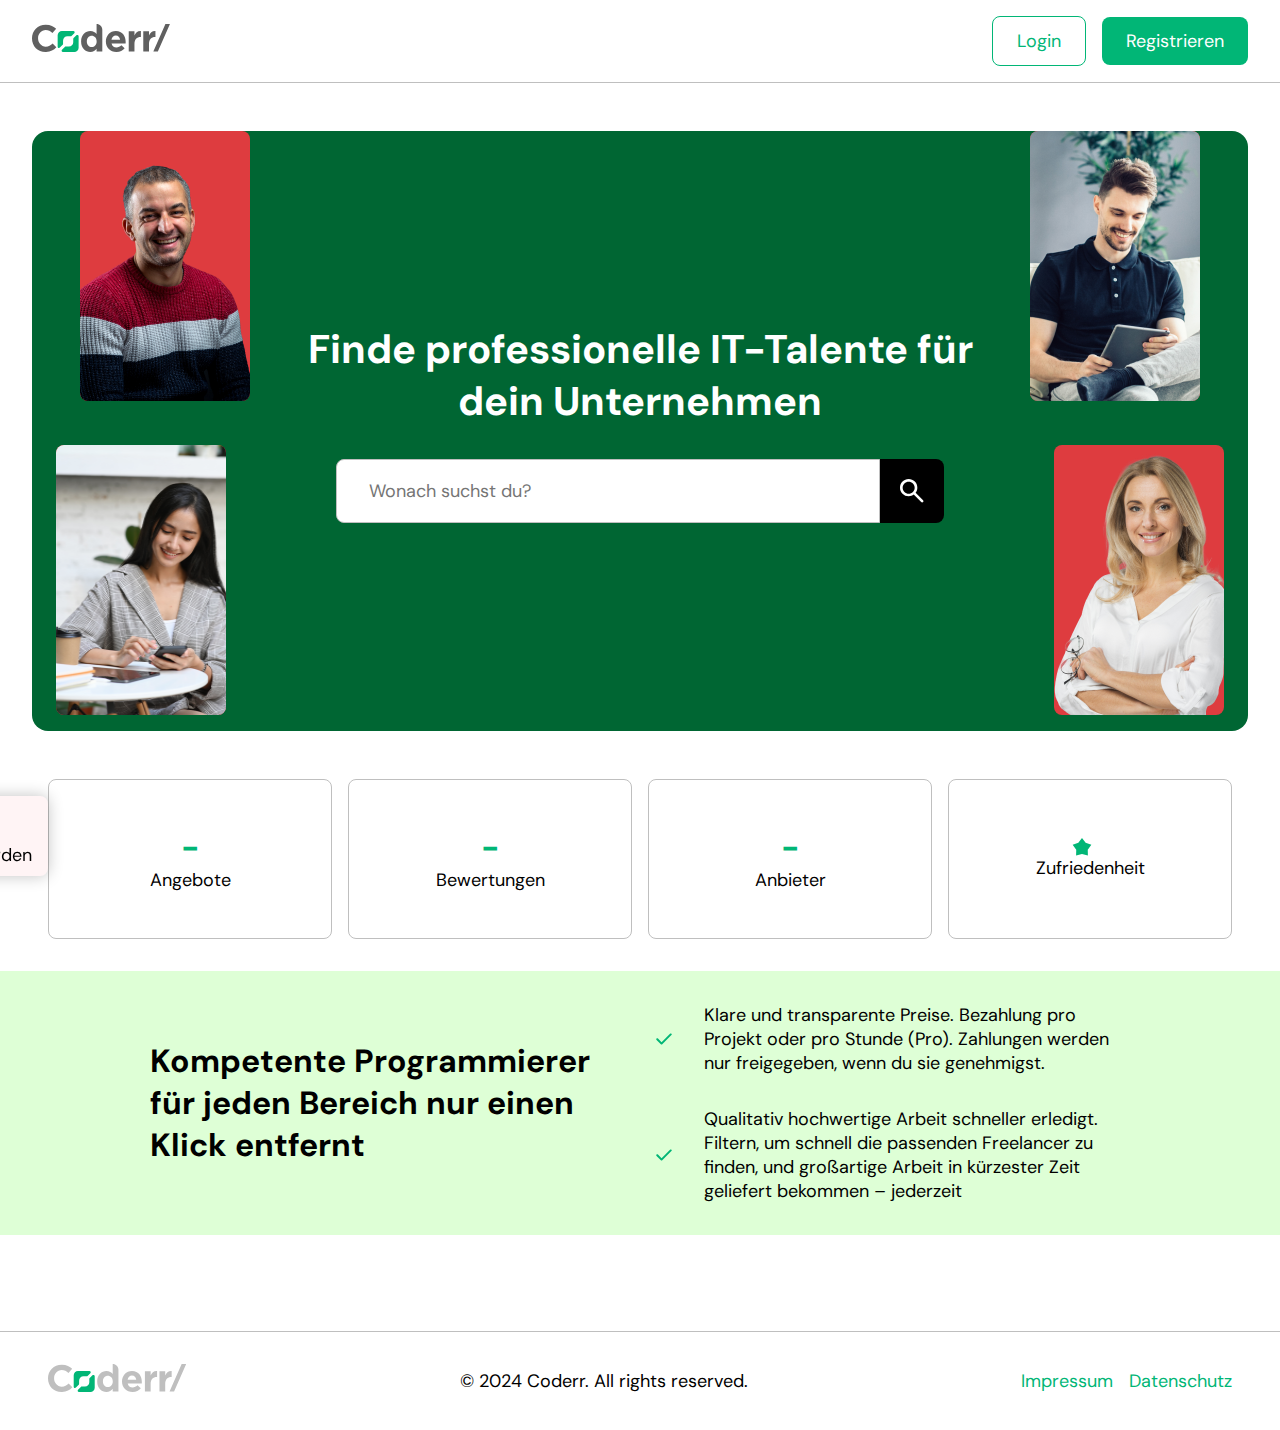
<file: index.html>
<!DOCTYPE html>
<html lang="de">

<head>
    <meta charset="UTF-8">
    <meta name="viewport" content="width=device-width, initial-scale=1.0">
    <title>Coderr/</title>
    <link rel="icon" type="image/png" href="./assets/logo/favicon.png" />


    <link rel="stylesheet" href="./shared/styles/variables.css">
    <link rel="stylesheet" href="./shared/styles/standard.css">
    <link rel="stylesheet" href="./shared/styles/form.css">
    <link rel="stylesheet" href="./shared/styles/assets.css">
    <link rel="stylesheet" href="./shared/styles/header_footer.css">
    <link rel="stylesheet" href="./shared/styles/fonts.css">
    <link rel="stylesheet" href="./styles/index.css">


    <script src="./shared/scripts/config.js"></script>

    <script src="./shared/scripts/api.js"></script>
    <script src="./shared/scripts/auth.js"></script>
    <script src="./shared/scripts/redirect.js"></script>
    <script src="./shared/scripts/ui_helper.js"></script>

    <script src="./shared/scripts/user_crud.js"></script>

    <script src="./shared/scripts/template/header_template.js"></script>
    <script src="./shared/scripts/header.js"></script>

    <script src="./scripts/index.js"></script>
</head>

<body onload="setHeader(); indexInit()" onclick="closeAllOpenedElements()">
    <header class="main_header">

        <a class="logo" href="./index.html">
            <img src="./assets/logo/logo_coderr.svg" alt="" srcset="">
        </a>
        <div id="head_content_right" class="d_flex_cc_gm head_content_right"></div>
    </header>

    <main>

        <div class="pad_m">
            <section class="section_group landingheader_box d_flex_cc_gm f_d_c">
                <img class="person_img" src="./assets/img/landingpage/person_1.png" alt="" srcset="">
                <img class="person_img" src="./assets/img/landingpage/person_2.png" alt="" srcset="">
                <img class="person_img" src="./assets/img/landingpage/person_3.png" alt="" srcset="">
                <img class="person_img" src="./assets/img/landingpage/person_4.png" alt="" srcset="">
                <h1 class="font_white_color">Finde professionelle IT-Talente für dein Unternehmen</h1>
                <div class="searchbar w_full">
                    <input id="index_search_field" placeholder="Wonach suchst du?" type="text">
                    <button class="d_flex_cc_gm" onclick="redirectToOfferListWSearch()">
                        <img src="./assets/icons/search.svg" alt="">
                    </button>
                </div>
            </section>
        </div>
        <section class="section_group profile_stats pad_l">
            <div class="w_full">
                <div class="card">
                    <h2 id="base_info_offer_count" class="font_prime_color">-</h2>
                    <p>Angebote</p>
                </div>
                <div class="card">
                    <h2 id="base_info_review_count" class="font_prime_color d_flex_cc_gm">
                        -
                    </h2>
                    <p>Bewertungen</p>
                </div>
            </div>
            <div class="w_full">
                <div class="card">
                    <h2 id="base_info_business_profile_count" class="font_prime_color">-</h2>
                    <p>Anbieter</p>
                </div>
                <div class="card">
                    <div class="d_flex_cc_gm">
                        <img src="./assets/icons/kid_star_green.svg" alt="" srcset="">
                        <h2 id="base_info_average_rating" class="font_prime_color">
                        </h2>
                    </div>
                    <p>Zufriedenheit</p>
                </div>
            </div>
        </section>

        <div class="green_info_section d_flex_cc_gl w_full">
            <section class=" d_flex_cc_gl pad_l">
                <h2>
                    Kompetente Programmierer für jeden Bereich nur einen Klick entfernt
                </h2>
                <div class="d_flex_cc_gl f_d_c">
                    <div class="d_flex_cc_gl">
                        <img src="./assets/icons/check.svg" alt="" srcset="">
                        <p>
                            Klare und transparente Preise. Bezahlung pro Projekt oder pro Stunde (Pro). Zahlungen werden
                            nur freigegeben, wenn du sie genehmigst.
                        </p>
                    </div>
                    <div class="d_flex_cc_gl">
                        <img src="./assets/icons/check.svg" alt="" srcset="">
                        <p>
                            Qualitativ hochwertige Arbeit schneller erledigt. Filtern, um schnell die passenden Freelancer zu finden, und großartige Arbeit in kürzester Zeit geliefert bekommen – jederzeit
                        </p>
                    </div>
                </div>
            </section>
        </div>
        
        <section class="section_group pad_l">
        </section>
    </main>
    <footer class="main_footer pad_l">
        <a class="logo" href="./index.html">
            <img src="./assets/logo/logo_coderr_light.svg" alt="" srcset="">
        </a>
        <p>© 2024 Coderr. All rights reserved.</p>
        <div class="d_flex_cc_gm">
            <a class="link" href="./imprint.html">Impressum</a>
            <a class="link" href="./privacy_policy.html">Datenschutz</a>
        </div>
    </footer>
</body>

</html>
</file>
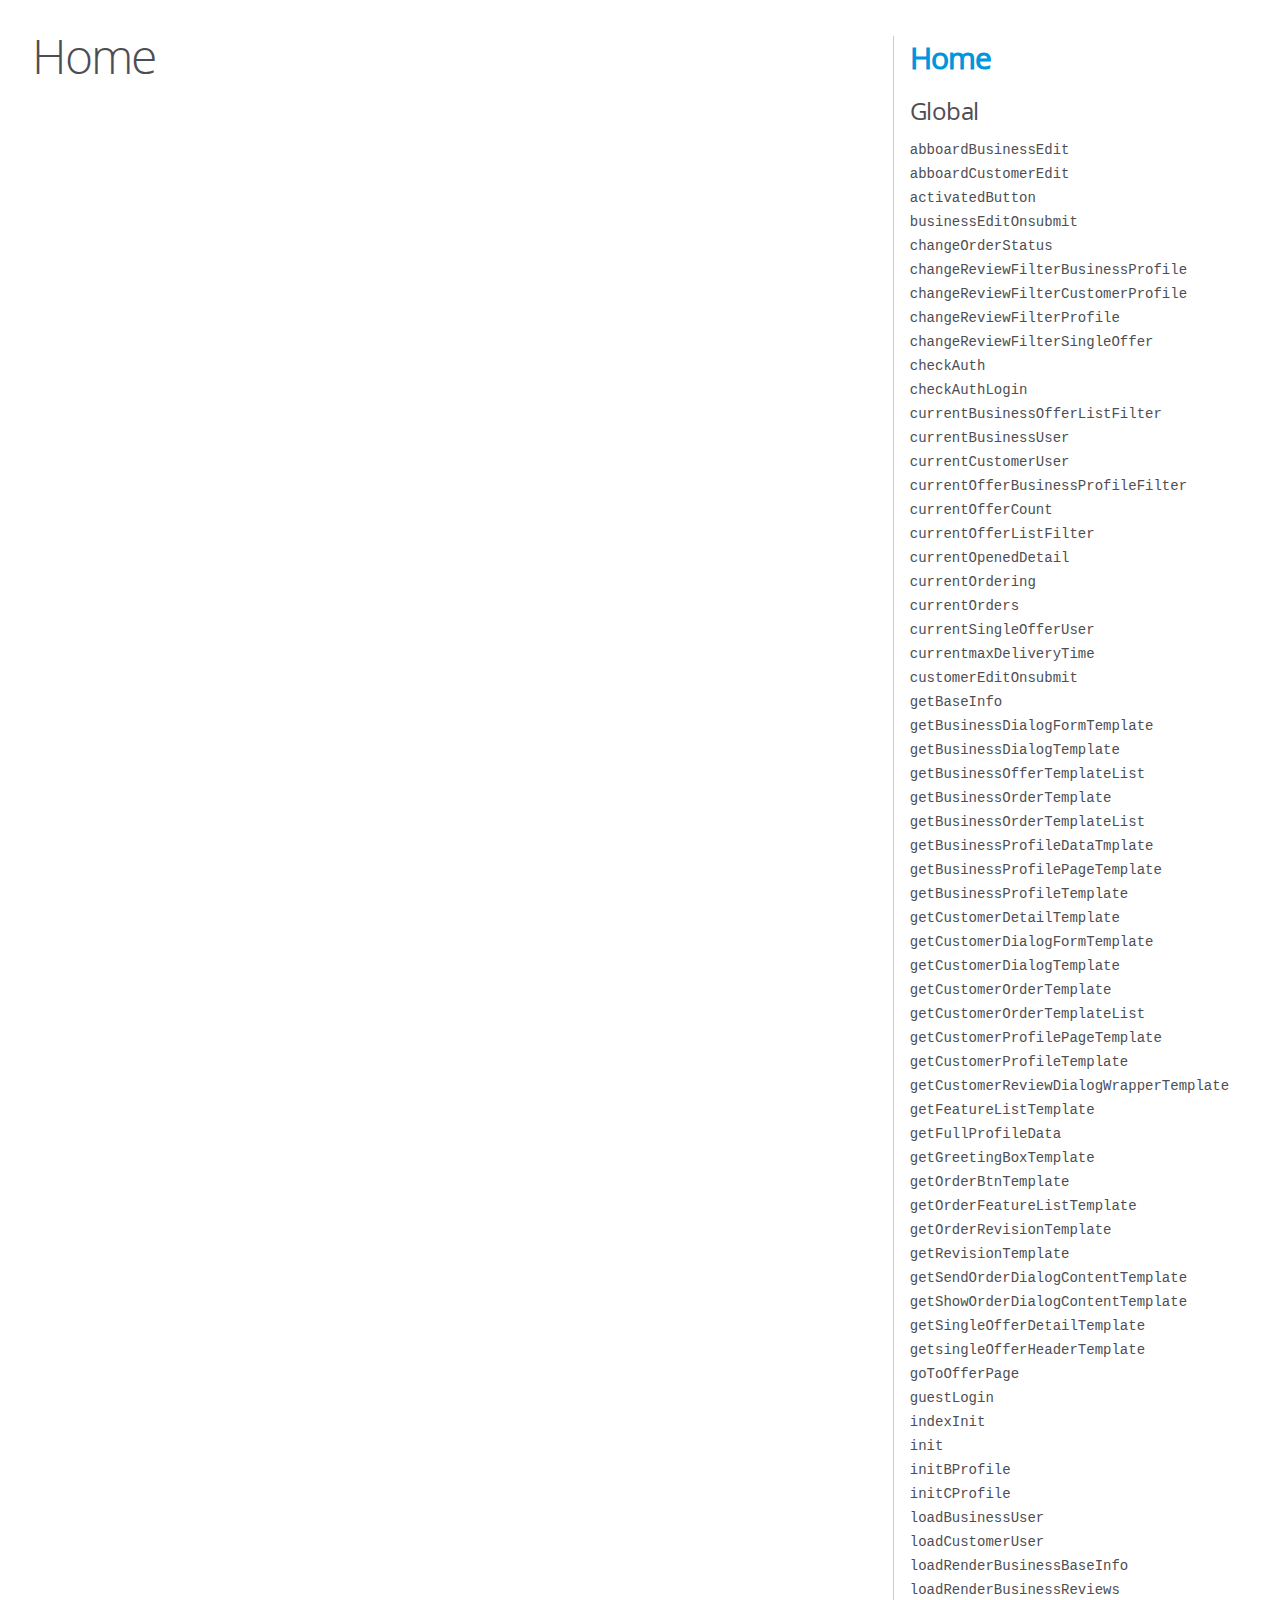
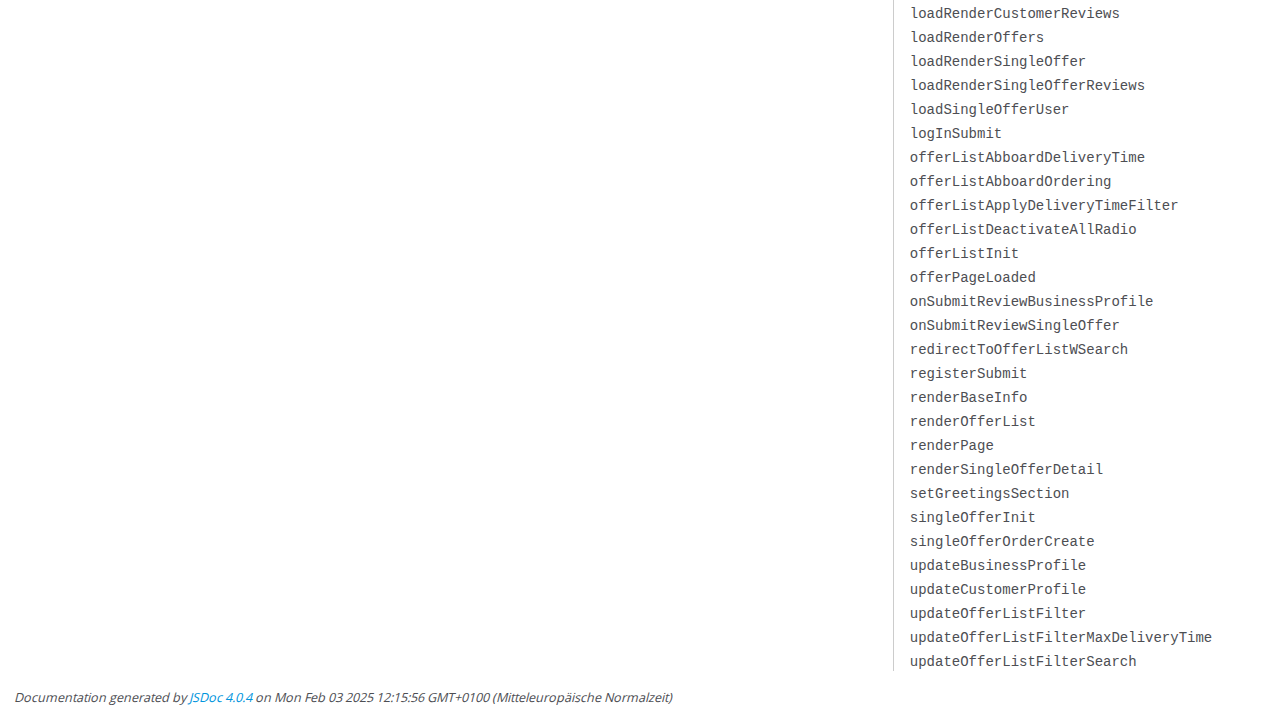
<file: scripts/docs/index.html>
<!DOCTYPE html>
<html lang="en">
<head>
    <meta charset="utf-8">
    <title>JSDoc: Home</title>

    <script src="scripts/prettify/prettify.js"> </script>
    <script src="scripts/prettify/lang-css.js"> </script>
    <!--[if lt IE 9]>
      <script src="//html5shiv.googlecode.com/svn/trunk/html5.js"></script>
    <![endif]-->
    <link type="text/css" rel="stylesheet" href="styles/prettify-tomorrow.css">
    <link type="text/css" rel="stylesheet" href="styles/jsdoc-default.css">
</head>

<body>

<div id="main">

    <h1 class="page-title">Home</h1>

    



    


    <h3> </h3>










    









</div>

<nav>
    <h2><a href="index.html">Home</a></h2><h3>Global</h3><ul><li><a href="global.html#abboardBusinessEdit">abboardBusinessEdit</a></li><li><a href="global.html#abboardCustomerEdit">abboardCustomerEdit</a></li><li><a href="global.html#activatedButton">activatedButton</a></li><li><a href="global.html#businessEditOnsubmit">businessEditOnsubmit</a></li><li><a href="global.html#changeOrderStatus">changeOrderStatus</a></li><li><a href="global.html#changeReviewFilterBusinessProfile">changeReviewFilterBusinessProfile</a></li><li><a href="global.html#changeReviewFilterCustomerProfile">changeReviewFilterCustomerProfile</a></li><li><a href="global.html#changeReviewFilterProfile">changeReviewFilterProfile</a></li><li><a href="global.html#changeReviewFilterSingleOffer">changeReviewFilterSingleOffer</a></li><li><a href="global.html#checkAuth">checkAuth</a></li><li><a href="global.html#checkAuthLogin">checkAuthLogin</a></li><li><a href="global.html#currentBusinessOfferListFilter">currentBusinessOfferListFilter</a></li><li><a href="global.html#currentBusinessUser">currentBusinessUser</a></li><li><a href="global.html#currentCustomerUser">currentCustomerUser</a></li><li><a href="global.html#currentOfferBusinessProfileFilter">currentOfferBusinessProfileFilter</a></li><li><a href="global.html#currentOfferCount">currentOfferCount</a></li><li><a href="global.html#currentOfferListFilter">currentOfferListFilter</a></li><li><a href="global.html#currentOpenedDetail">currentOpenedDetail</a></li><li><a href="global.html#currentOrdering">currentOrdering</a></li><li><a href="global.html#currentOrders">currentOrders</a></li><li><a href="global.html#currentSingleOfferUser">currentSingleOfferUser</a></li><li><a href="global.html#currentmaxDeliveryTime">currentmaxDeliveryTime</a></li><li><a href="global.html#customerEditOnsubmit">customerEditOnsubmit</a></li><li><a href="global.html#getBaseInfo">getBaseInfo</a></li><li><a href="global.html#getBusinessDialogFormTemplate">getBusinessDialogFormTemplate</a></li><li><a href="global.html#getBusinessDialogTemplate">getBusinessDialogTemplate</a></li><li><a href="global.html#getBusinessOfferTemplateList">getBusinessOfferTemplateList</a></li><li><a href="global.html#getBusinessOrderTemplate">getBusinessOrderTemplate</a></li><li><a href="global.html#getBusinessOrderTemplateList">getBusinessOrderTemplateList</a></li><li><a href="global.html#getBusinessProfileDataTmplate">getBusinessProfileDataTmplate</a></li><li><a href="global.html#getBusinessProfilePageTemplate">getBusinessProfilePageTemplate</a></li><li><a href="global.html#getBusinessProfileTemplate">getBusinessProfileTemplate</a></li><li><a href="global.html#getCustomerDetailTemplate">getCustomerDetailTemplate</a></li><li><a href="global.html#getCustomerDialogFormTemplate">getCustomerDialogFormTemplate</a></li><li><a href="global.html#getCustomerDialogTemplate">getCustomerDialogTemplate</a></li><li><a href="global.html#getCustomerOrderTemplate">getCustomerOrderTemplate</a></li><li><a href="global.html#getCustomerOrderTemplateList">getCustomerOrderTemplateList</a></li><li><a href="global.html#getCustomerProfilePageTemplate">getCustomerProfilePageTemplate</a></li><li><a href="global.html#getCustomerProfileTemplate">getCustomerProfileTemplate</a></li><li><a href="global.html#getCustomerReviewDialogWrapperTemplate">getCustomerReviewDialogWrapperTemplate</a></li><li><a href="global.html#getFeatureListTemplate">getFeatureListTemplate</a></li><li><a href="global.html#getFullProfileData">getFullProfileData</a></li><li><a href="global.html#getGreetingBoxTemplate">getGreetingBoxTemplate</a></li><li><a href="global.html#getOrderBtnTemplate">getOrderBtnTemplate</a></li><li><a href="global.html#getOrderFeatureListTemplate">getOrderFeatureListTemplate</a></li><li><a href="global.html#getOrderRevisionTemplate">getOrderRevisionTemplate</a></li><li><a href="global.html#getRevisionTemplate">getRevisionTemplate</a></li><li><a href="global.html#getSendOrderDialogContentTemplate">getSendOrderDialogContentTemplate</a></li><li><a href="global.html#getShowOrderDialogContentTemplate">getShowOrderDialogContentTemplate</a></li><li><a href="global.html#getSingleOfferDetailTemplate">getSingleOfferDetailTemplate</a></li><li><a href="global.html#getsingleOfferHeaderTemplate">getsingleOfferHeaderTemplate</a></li><li><a href="global.html#goToOfferPage">goToOfferPage</a></li><li><a href="global.html#guestLogin">guestLogin</a></li><li><a href="global.html#indexInit">indexInit</a></li><li><a href="global.html#init">init</a></li><li><a href="global.html#initBProfile">initBProfile</a></li><li><a href="global.html#initCProfile">initCProfile</a></li><li><a href="global.html#loadBusinessUser">loadBusinessUser</a></li><li><a href="global.html#loadCustomerUser">loadCustomerUser</a></li><li><a href="global.html#loadRenderBusinessBaseInfo">loadRenderBusinessBaseInfo</a></li><li><a href="global.html#loadRenderBusinessReviews">loadRenderBusinessReviews</a></li><li><a href="global.html#loadRenderCustomerReviews">loadRenderCustomerReviews</a></li><li><a href="global.html#loadRenderOffers">loadRenderOffers</a></li><li><a href="global.html#loadRenderSingleOffer">loadRenderSingleOffer</a></li><li><a href="global.html#loadRenderSingleOfferReviews">loadRenderSingleOfferReviews</a></li><li><a href="global.html#loadSingleOfferUser">loadSingleOfferUser</a></li><li><a href="global.html#logInSubmit">logInSubmit</a></li><li><a href="global.html#offerListAbboardDeliveryTime">offerListAbboardDeliveryTime</a></li><li><a href="global.html#offerListAbboardOrdering">offerListAbboardOrdering</a></li><li><a href="global.html#offerListApplyDeliveryTimeFilter">offerListApplyDeliveryTimeFilter</a></li><li><a href="global.html#offerListDeactivateAllRadio">offerListDeactivateAllRadio</a></li><li><a href="global.html#offerListInit">offerListInit</a></li><li><a href="global.html#offerPageLoaded">offerPageLoaded</a></li><li><a href="global.html#onSubmitReviewBusinessProfile">onSubmitReviewBusinessProfile</a></li><li><a href="global.html#onSubmitReviewSingleOffer">onSubmitReviewSingleOffer</a></li><li><a href="global.html#redirectToOfferListWSearch">redirectToOfferListWSearch</a></li><li><a href="global.html#registerSubmit">registerSubmit</a></li><li><a href="global.html#renderBaseInfo">renderBaseInfo</a></li><li><a href="global.html#renderOfferList">renderOfferList</a></li><li><a href="global.html#renderPage">renderPage</a></li><li><a href="global.html#renderSingleOfferDetail">renderSingleOfferDetail</a></li><li><a href="global.html#setGreetingsSection">setGreetingsSection</a></li><li><a href="global.html#singleOfferInit">singleOfferInit</a></li><li><a href="global.html#singleOfferOrderCreate">singleOfferOrderCreate</a></li><li><a href="global.html#updateBusinessProfile">updateBusinessProfile</a></li><li><a href="global.html#updateCustomerProfile">updateCustomerProfile</a></li><li><a href="global.html#updateOfferListFilter">updateOfferListFilter</a></li><li><a href="global.html#updateOfferListFilterMaxDeliveryTime">updateOfferListFilterMaxDeliveryTime</a></li><li><a href="global.html#updateOfferListFilterSearch">updateOfferListFilterSearch</a></li></ul>
</nav>

<br class="clear">

<footer>
    Documentation generated by <a href="https://github.com/jsdoc/jsdoc">JSDoc 4.0.4</a> on Mon Feb 03 2025 12:15:56 GMT+0100 (Mitteleuropäische Normalzeit)
</footer>

<script> prettyPrint(); </script>
<script src="scripts/linenumber.js"> </script>
</body>
</html>
</file>
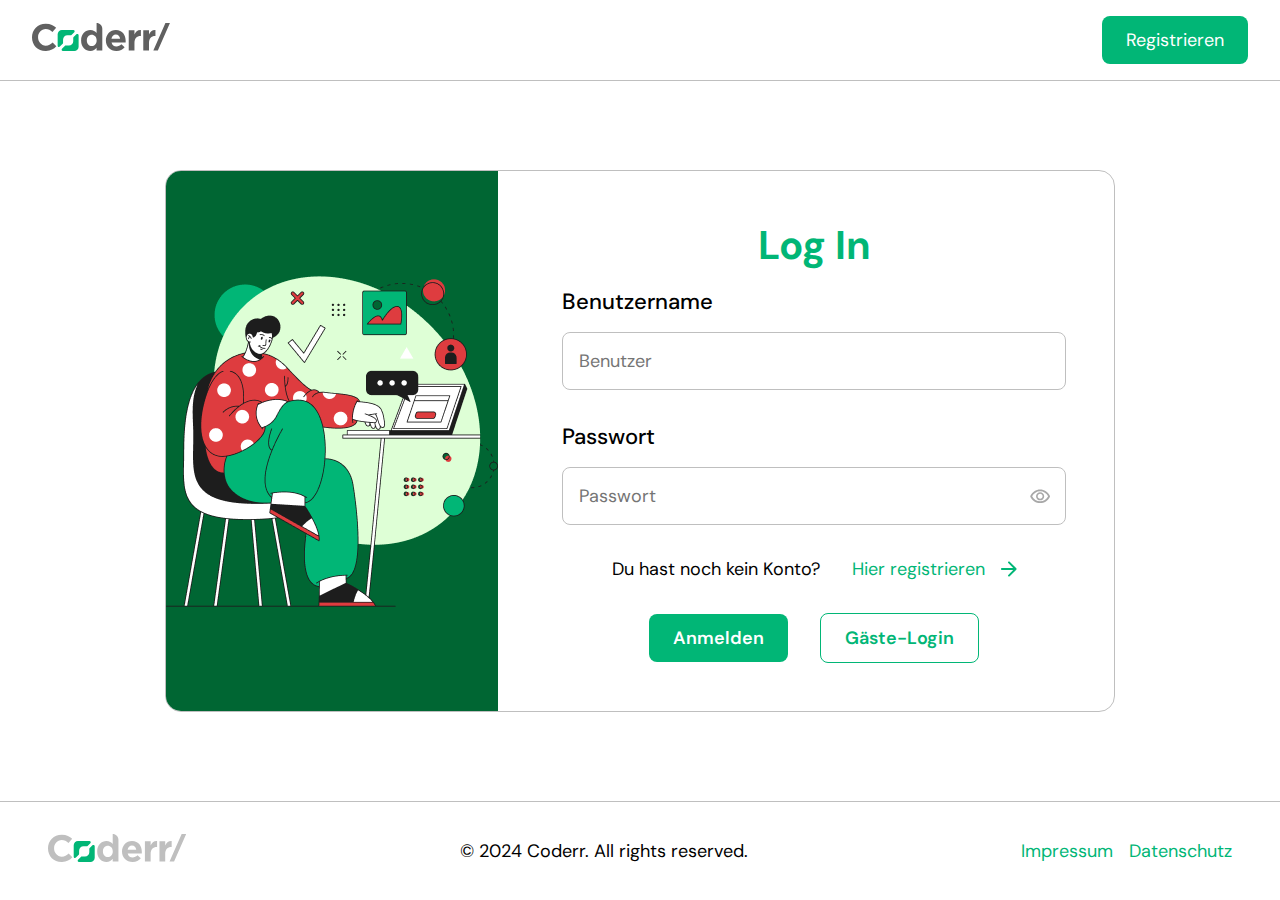
<file: business_profile.html>
<!DOCTYPE html>
<html lang="de">

<head>
    <meta charset="UTF-8">
    <meta name="viewport" content="width=device-width, initial-scale=1.0">
    <title>Coderr/</title>
    <link rel="icon" type="image/png" href="./assets/logo/favicon.png" />

    <link rel="stylesheet" href="./shared/styles/variables.css">
    <link rel="stylesheet" href="./shared/styles/standard.css">
    <link rel="stylesheet" href="./shared/styles/form.css">
    <link rel="stylesheet" href="./shared/styles/assets.css">
    <link rel="stylesheet" href="./shared/styles/fonts.css">
    <link rel="stylesheet" href="./shared/styles/header_footer.css">
    <link rel="stylesheet" href="./styles/business_profile.css">

    <script src="./shared/scripts/config.js"></script>
    <script src="./shared/scripts/api.js"></script>
    <script src="./shared/scripts/redirect.js"></script> 
    <script src="./shared/scripts/ui_helper.js"></script>
    <script src="./shared/scripts/form_helper.js"></script>
    <script src="./shared/scripts/auth.js"></script>
    
    <script src="./shared/scripts/template/review_templates.js"></script>
    <script src="./shared/scripts/review_crud.js"></script>
    <script src="./shared/scripts/user_crud.js"></script>
    <script src="./shared/scripts/template/offer_templates.js"></script>
    <script src="./shared/scripts/offer_crud.js"></script>
    <script src="./shared/scripts/order_crud.js"></script>
    <script src="./shared/scripts/template/header_template.js"></script>
    <script src="./shared/scripts/header.js"></script>

    <script src="./scripts/template/business_profile_template.js"></script>
    <script src="./scripts/business_profile.js"></script>
</head>

<body onload="initBProfile()" onclick="closeAllOpenedElements()">
    <header class="main_header">

        <a class="logo" href="./index.html">
            <img src="./assets/logo/logo_coderr.svg" alt="" srcset="">
        </a>

        <div id="head_content_right" class="d_flex_cc_gm head_content_right"></div>
        
    </header>

    <main class="d_flex_cc_gxl f_d_c">

        <section id="profile" class=" d_flex_cs_gxl f_d_c section_group">

            <div class="d_flex_cs_gxl about_me_section w_full section_group_w_border " id="business_profile_personal_data">
            </div>

            <div class="profile_stats ">
                <div class="w_full">
                    <div class="card">
                        <h2 id="business_profile_project_count" class="font_prime_color">120</h2>
                        <p >Abgeschlossene Projekte</p>
                    </div>
                    <div class="card">
                        <h2 class="font_prime_color d_flex_cc_gm" id="business_profile_avg_rating">
                            -
                            <img src="./assets/icons/kid_star.svg" alt="" srcset="">
                        </h2>
                        <p>Durchschnitt</p>
                    </div>
                </div>
                <div class="w_full">
                    <div class="card">
                        <h2 id="business_profile_review_count" class="font_prime_color">50</h2>
                        <p>Bewertungen</p>
                    </div>
                    <div class="card">
                        <h2 id="business_profile_offer_count" class="font_prime_color">5</h2>
                        <p >Angebote</p>
                    </div>
                </div>
            </div>
        </section>


        <section class="d_flex_cs_gl f_d_c w_full section_group">
            <!-- Liste der Angebote -->

            <h2 class="font_prime_color">Angebote</h2>

            <div class="offer_content w_full" id="business_profile_offer_list">

            </div>


        </section>
        
        <section class="section_group w_full  d_flex_cs_gl f_d_c">
            <h2 class="font_prime_color">Bewertungen</h2>
            <div class="w_full d_flex_cs_gm review_header">
                
                <button id="review_add_btn" onclick="openDialog('rating_dialog')" class="std_btn btn_prime pad_s">
                    Bewertung hinzufügen
                </button>
                <div class="f_d_r_resp_c">
                    <label for="review_filter">Sortieren nach:</label>
                    <select onchange="changeReviewFilterBusinessProfile(this)" id="review_filter" class="input_field">
                        <option value="-updated_at" selected>Neueste zuerst</option>
                        <option value="updated_at">Älteste zuerst</option>
                        <option value="-rating">Höchste Bewertung</option>
                        <option value="rating">Niedrigste Bewertung</option>
                    </select>
                </div>
            </div>

            <div class=" d_flex_cs_gm f_d_c w_full" id="business_profile_review_list">

            </div>

            <div class="w_full d_flex_cc_gm review_footer">
                <hr>
                <p class="link d_flex_cc_gm">
                    <img src="./assets/icons/add.svg" alt="" srcset="">
                    Mehr anzeigen
                </p>
            </div>
        </section>

        </section>
        <section onclick="closeDialog('rating_dialog')" id="rating_dialog" class="dialog pad_m d_flex_cc_gm d_none">
            <div onclick="stopProp(event)" class="m_auto small_form d_flex_cs_gm f_d_c">

                <h2 class="font_prime_color">Bewertung hinzufügen</h2>
 
                <div class="star_rating d_flex_cs_gm">
                    <div class="review_stars stars_input" id="review_stars_input">
                        <img src="./assets/icons/kid_star.svg" onmouseenter="updateStars(this)" alt="" srcset="">
                        <img src="./assets/icons/kid_star.svg" onmouseenter="updateStars(this)" alt="" srcset="">
                        <img src="./assets/icons/kid_star.svg" onmouseenter="updateStars(this)" alt="" srcset="">
                        <img src="./assets/icons/kid_star.svg" onmouseenter="updateStars(this)" alt="" srcset="">
                        <img src="./assets/icons/kid_star_empty.svg" onmouseenter="updateStars(this)" alt="" srcset="">
                    </div>
                </div>

                <div class="form_group">
                    <label for="review_description_input">Beschreibung:</label>
                    <textarea class="input_field" id="review_description_input" name="reviewText" rows="4"
                        placeholder="Ihre Bewertung hier eingeben..."></textarea>
                    <p id="review_text_error" class="form_error d_none">Bitte ausfüllen</p>
                </div>
                <div class="d_flex_cs_gm f_d_r_resp_c">
                    <button type="button" onclick="onSubmitReviewBusinessProfile()" class="std_btn btn_prime pad_s w_full">Bewertung abschicken</button>
                    <button onclick="closeDialog('rating_dialog')" type="button"
                        class="std_btn btn_secondary pad_s w_full">Abbrechen</button>
                </div>
            </div>
        </section>
    </main>
    <footer class="main_footer pad_l">
        <a class="logo" href="./index.html">
            <img src="./assets/logo/logo_coderr_light.svg" alt="" srcset="">
        </a>
        <p>© 2024 Coderr. All rights reserved.</p>
        <div class="d_flex_cc_gm">
            <a class="link" href="./imprint.html">Impressum</a>
            <a class="link" href="./privacy_policy.html">Datenschutz</a>
        </div>
    </footer>
</body>

</html>
</file>
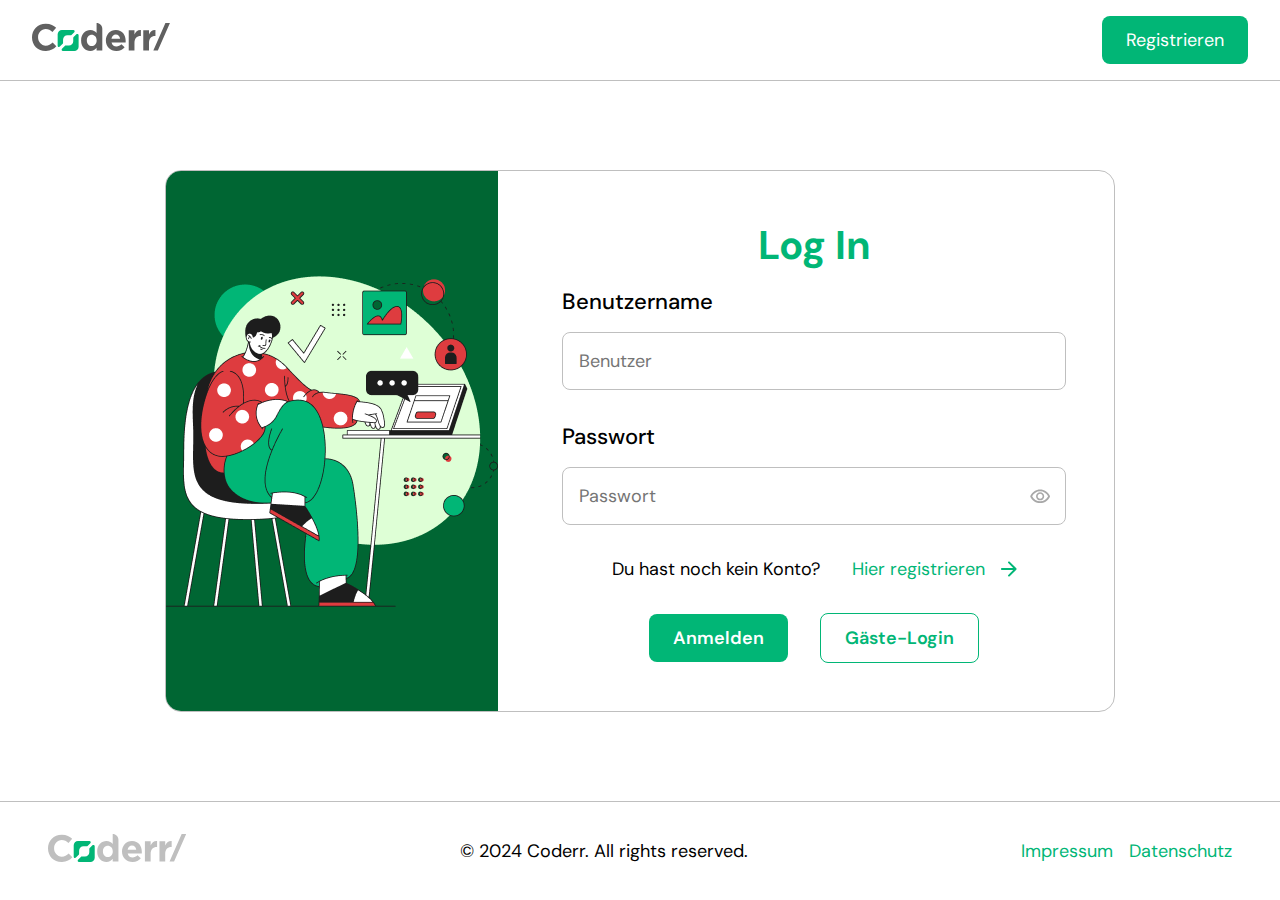
<file: customer_profile.html>
<!DOCTYPE html>
<html lang="de">

<head>
    <meta charset="UTF-8">
    <meta name="viewport" content="width=device-width, initial-scale=1.0">
    <title>Coderr/</title>
    <link rel="icon" type="image/png" href="./assets/logo/favicon.png" />

    <link rel="stylesheet" href="./shared/styles/variables.css">
    <link rel="stylesheet" href="./shared/styles/standard.css">
    <link rel="stylesheet" href="./shared/styles/form.css">
    <link rel="stylesheet" href="./shared/styles/assets.css">
    <link rel="stylesheet" href="./shared/styles/fonts.css">
    <link rel="stylesheet" href="./shared/styles/header_footer.css">
    <link rel="stylesheet" href="./styles/customer_profile.css">

    <script src="./shared/scripts/config.js"></script>

    <script src="./shared/scripts/api.js"></script>
    <script src="./shared/scripts/redirect.js"></script> 
    <script src="./shared/scripts/ui_helper.js"></script>
    <script src="./shared/scripts/form_helper.js"></script>
    <script src="./shared/scripts/auth.js"></script>

    
    
    <script src="./shared/scripts/template/review_templates.js"></script>
    <script src="./shared/scripts/review_crud.js"></script>
    <script src="./shared/scripts/user_crud.js"></script>
    <script src="./shared/scripts/template/offer_templates.js"></script>
    <script src="./shared/scripts/offer_crud.js"></script>
    <script src="./shared/scripts/template/header_template.js"></script>
    <script src="./shared/scripts/header.js"></script>

    <script src="./scripts/template/customer_profile_template.js"></script>
    <script src="./scripts/customer_profile.js"></script>
</head>

<body onload="initCProfile()" onclick="closeAllOpenedElements()">
    <header class="main_header">
        <a class="logo" href="./index.html">
            <img src="./assets/logo/logo_coderr.svg" alt="" srcset="">
        </a>
        <div id="head_content_right" class="d_flex_cc_gm head_content_right"></div>
    </header>

    <main class="d_flex_cc_gl f_d_c">


        <section id="customer_detail_section" class="d_flex_ss_gxl about_me_section w_full section_group_w_border">
            
        </section>


        <section class="section_group w_full  d_flex_cs_gl f_d_c">
            <div class="w_full d_flex_cs_gm review_header">
                <h2 class="font_prime_color">Bewertungen</h2>

                <div class="f_d_r_resp_c">
                    <label for="review_filter">Sortieren nach:</label>
                    <select onchange="changeReviewFilterCustomerProfile(this)" id="review_filter" class="input_field">
                        <option value="-updated_at" selected>Neueste zuerst</option>
                        <option value="updated_at">Älteste zuerst</option>
                        <option value="-rating">Höchste Bewertung</option>
                        <option value="rating">Niedrigste Bewertung</option>
                    </select>
                </div>
            </div>

            <div class=" d_flex_cs_gm f_d_c w_full" id="customer_profile_review_list">
            </div>

            <div class="w_full d_flex_cc_gm review_footer">
                <hr>
                <p class="link d_flex_cc_gm">
                    <img src="./assets/icons/add.svg" alt="" srcset="">
                    Mehr anzeigen
                </p>
            </div>
        </section>



    </main>
    <footer class="main_footer pad_l">
        <a class="logo" href="./index.html">
            <img src="./assets/logo/logo_coderr_light.svg" alt="" srcset="">
        </a>
        <p>© 2024 Coderr. All rights reserved.</p>
        <div class="d_flex_cc_gm">
            <a class="link" href="./imprint.html">Impressum</a>
            <a class="link" href="./privacy_policy.html">Datenschutz</a>
        </div>
    </footer>
</body>

</html>
</file>
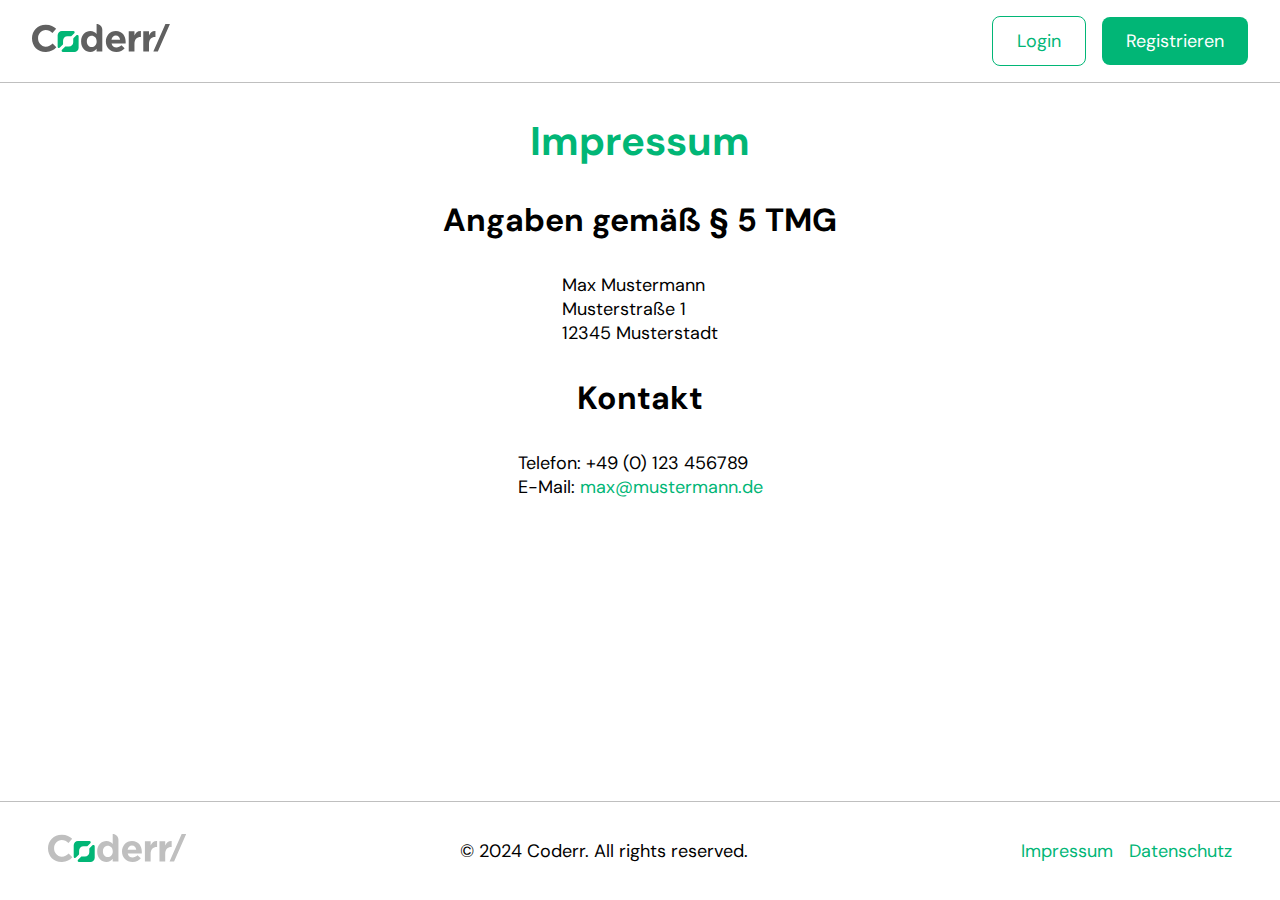
<file: imprint.html>
<!DOCTYPE html>
<html lang="de">

<head>
    <meta charset="UTF-8">
    <meta name="viewport" content="width=device-width, initial-scale=1.0">
    <title>Coderr/</title>
    <link rel="icon" type="image/png" href="./assets/logo/favicon.png" />

    <link rel="stylesheet" href="./shared/styles/variables.css">
    <link rel="stylesheet" href="./shared/styles/standard.css">
    <link rel="stylesheet" href="./shared/styles/form.css">
    <link rel="stylesheet" href="./shared/styles/assets.css">
    <link rel="stylesheet" href="./shared/styles/fonts.css">
    <link rel="stylesheet" href="./shared/styles/header_footer.css">
    <link rel="stylesheet" href="./styles/index.css">

    <script src="./shared/scripts/redirect.js"></script>
    <script src="./shared/scripts/ui_helper.js"></script>

    <script src="./shared/scripts/config.js"></script>
    <script src="./shared/scripts/auth.js"></script>
    <script src="./shared/scripts/api.js"></script>
    <script src="./shared/scripts/user_crud.js"></script>
    <script src="./shared/scripts/template/header_template.js"></script>
    <script src="./shared/scripts/header.js"></script>
</head>

<body onload="setHeader()" onclick="closeAllOpenedElements()">
    <header class="main_header">

        <a class="logo" href="./index.html">
            <img src="./assets/logo/logo_coderr.svg" alt="" srcset="">
        </a>
        <div id="head_content_right" class="d_flex_cc_gm head_content_right"></div>
        
    </header>

    <main>
        <section class="d_flex_cc_gl f_d_c">
            <h1 class="font_prime_color">Impressum</h1>

            <h2>Angaben gemäß § 5 TMG</h2>
            <p>
                Max Mustermann<br>
                Musterstraße 1<br>
                12345 Musterstadt
            </p>

            <h2>Kontakt</h2>
            <p>
                Telefon: +49 (0) 123 456789<br>
                E-Mail: <a class="link" href="mailto:max@mustermann.de">max@mustermann.de</a>
            </p>
        </section>
    </main>
    <footer class="main_footer pad_l">
        <a class="logo" href="./index.html">
            <img src="./assets/logo/logo_coderr_light.svg" alt="" srcset="">
        </a>
        <p>© 2024 Coderr. All rights reserved.</p>
        <div class="d_flex_cc_gm">
            <a class="link" href="./imprint.html">Impressum</a>
            <a class="link" href="./privacy_policy.html">Datenschutz</a>
        </div>
    </footer>
</body>

</html>
</file>
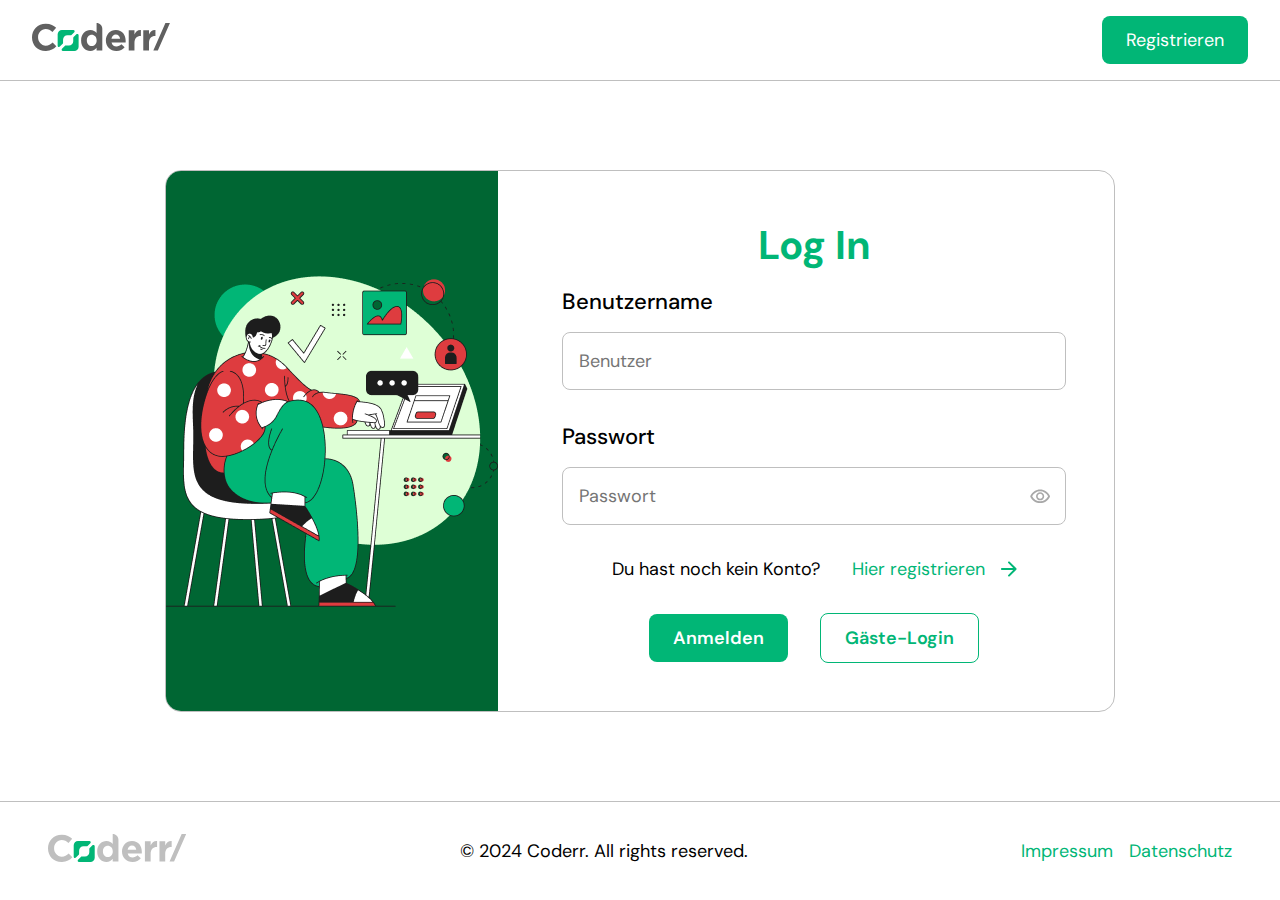
<file: login.html>
<!DOCTYPE html>
<html lang="de">

<head>
    <meta charset="UTF-8">
    <meta name="viewport" content="width=device-width, initial-scale=1.0">
    <title>Coderr/</title>
    <link rel="icon" type="image/png" href="./assets/logo/favicon.png" />

    <link rel="stylesheet" href="./shared/styles/variables.css">
    <link rel="stylesheet" href="./shared/styles/standard.css">
    <link rel="stylesheet" href="./shared/styles/form.css">
    <link rel="stylesheet" href="./shared/styles/assets.css">
    <link rel="stylesheet" href="./shared/styles/fonts.css">
    <link rel="stylesheet" href="./shared/styles/header_footer.css">
    <link rel="stylesheet" href="./styles/login.css">

    <script src="./shared/scripts/config.js"></script>
    <script src="./shared/scripts/api.js"></script>
    <script src="./shared/scripts/redirect.js"></script>
    <script src="./shared/scripts/ui_helper.js"></script>
    <script src="./shared/scripts/form_helper.js"></script>

    <script src="./shared/scripts/user_crud.js"></script>
    <script src="./shared/scripts/auth.js"></script>
    <script src="./shared/scripts/template/header_template.js"></script>
    <script src="./shared/scripts/header.js"></script>

    <script src="./scripts/login.js"></script>
</head>

<body onload="checkAuthLogin()" onclick="closeAllOpenedElements()">
    <header class="main_header">

        <a class="logo" href="./index.html">
            <img src="./assets/logo/logo_coderr.svg" alt="" srcset="">
        </a>
        <div id="head_content_right" class="d_flex_cc_gm head_content_right"></div>
    </header>

    <main class="d_flex_cc_gm">
        <section class="login_section small_form d_flex_cc_gm ">
            <div class="login_img_section d_flex_cc_gm">
                <img src="./assets/img/login_img.png" alt="" srcset="">
            </div>
            <div class="login_form_section w_full d_flex_cc_gm f_d_c">
                <h1 class="font_prime_color">Log In</h1>
                <form onsubmit="logInSubmit(event)" class="std_form d_flex_cs_gl f_d_c">
                    <div class="form_group">
                        <label for="username">Benutzername</label>
                        <input onkeydown="hideFormErrors(['error_pw'])" placeholder="Benutzer" class="input_field"
                            type="text" id="username" name="username" required>
                    </div>
                    <div class="form_group">
                        <label for="password">Passwort</label>
                        <div class="pos_rel">
                            <input onkeydown="hideFormErrors(['error_pw'])" placeholder="Passwort" class="input_field"
                                type="password" id="password" name="password" required>
                            <div onclick="togglePassword(this)" class="password_eye">
                                <img src="./assets/icons/visibility.svg" alt="" srcset="">
                            </div>
                        </div>
                    </div>
                    <p id="error_pw" class="form_error d_none">Benutzer oder Passwort falsch</p>
                    <div class="d_flex_cc_gl f_d_r_resp_c w_full">
                        <p>Du hast noch kein Konto?</p>
                        <a href="./registration.html" class="link d_flex_cc_gm">
                            Hier registrieren
                            <img src="./assets/icons/arrow_forward.svg" alt="" srcset="">
                        </a>
                    </div>
                    <div class="d_flex_cc_gl f_d_r_resp_c w_full">
                        <button type="submit" class="std_btn btn_prime pad_s">Anmelden</button>
                        <button type="button" onclick="openDialog('guest_login_dialog')"
                            class="std_btn btn_secondary pad_s">Gäste-Login</button>
                    </div>
                </form>

            </div>
        </section>
        <section onclick="closeDialog('guest_login_dialog')" id="guest_login_dialog"
            class="dialog pad_m d_flex_cc_gm d_none">
            <div onclick="stopProp(event)" class="m_auto small_form d_flex_cc_gl f_d_c">

                <h2 class="font_prime_color">Wähle einen Gastzugang</h2>
                <div class="d_flex_cc_gl guest_login_box">
                    <div class="card d_flex_cc_gl f_d_c ">
                        <h3 class="font_prime_color">Demo <br> Anbieter</h3>
                        <p>Ein Anbieter kann:</p>
                        <ul class="feature_list d_flex_cc_gm f_d_c">
                            <li>Angebote erstellen</li>
                            <li>Bestellungen bearbeiten</li>
                        </ul>
                        <button onclick="guestLogin('business')"
                            class="login_btn std_btn btn_prime pad_s d_flex_cc_gm"><img
                                src="./assets/icons/arrow_forward.svg" alt="" srcset=""> Login</button>
                    </div>
                    <div class="card d_flex_cc_gl f_d_c ">
                        <h3 class="font_prime_color">Demo<br>Kunde</h3>
                        <p>Ein Kunde kann:</p>
                        <ul class="feature_list d_flex_cc_gm f_d_c">
                            <li>Rieviews erstellen</li>
                            <li>Bestellungen aufgeben</li>
                        </ul>
                        <button onclick="guestLogin('customer')"
                            class="login_btn std_btn btn_prime pad_s d_flex_cc_gm"><img
                                src="./assets/icons/arrow_forward.svg" alt="" srcset=""> Login</button>
                    </div>
                </div>
                <p>Beide können Angebote durchsuchen und andere öffentliche Profile einsehen.</p>

            </div>
        </section>

    </main>
    <footer class="main_footer pad_l">
        <a class="logo" href="./index.html">
            <img src="./assets/logo/logo_coderr_light.svg" alt="" srcset="">
        </a>
        <p>© 2024 Coderr. All rights reserved.</p>
        <div class="d_flex_cc_gm">
            <a class="link" href="./imprint.html">Impressum</a>
            <a class="link" href="./privacy_policy.html">Datenschutz</a>
        </div>
    </footer>
</body>

</html>
</file>
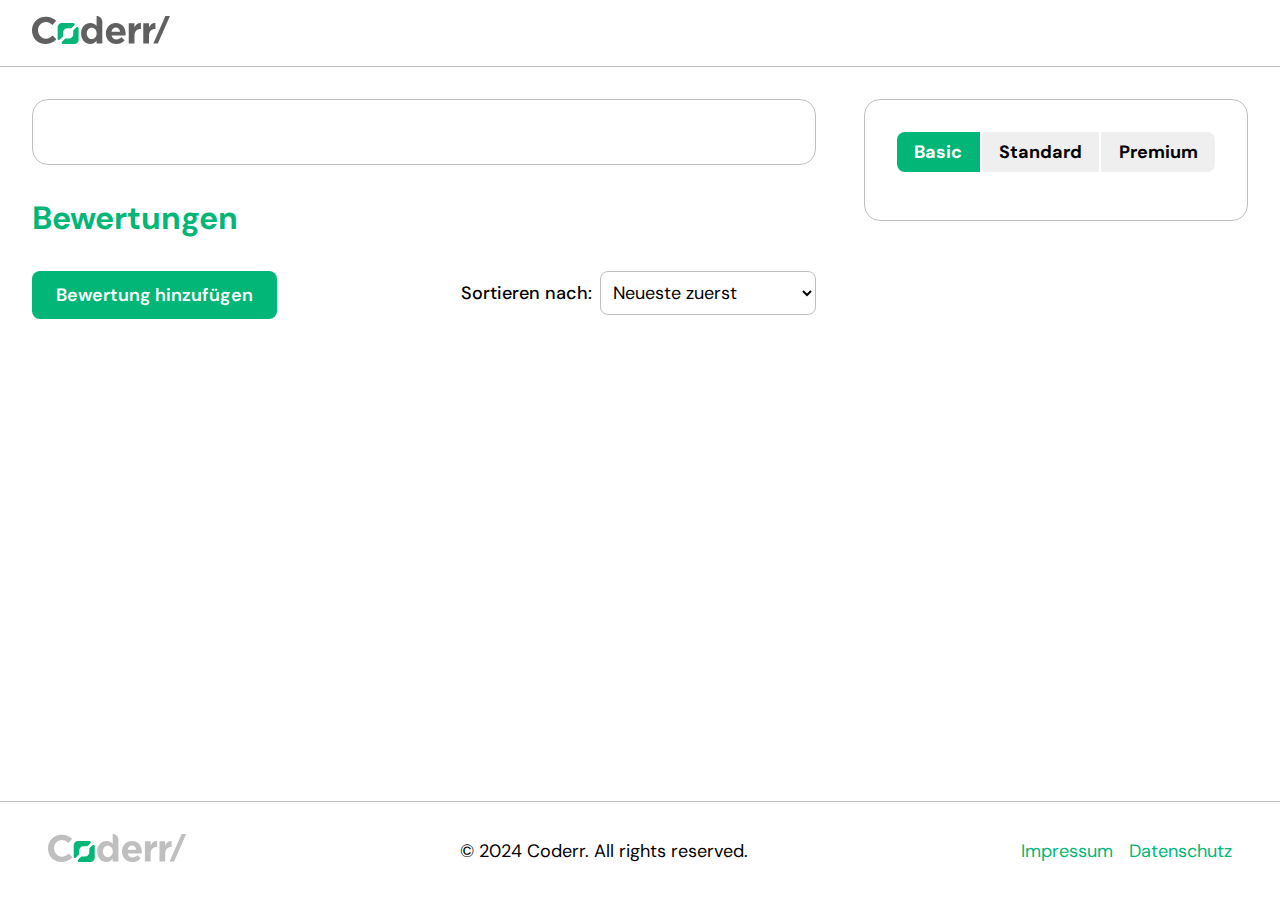
<file: offer.html>
<!DOCTYPE html>
<html lang="de">

<head>
    <meta charset="UTF-8">
    <meta name="viewport" content="width=device-width, initial-scale=1.0">
    <title>Coderr/</title>
    <link rel="icon" type="image/png" href="./assets/logo/favicon.png" />

    <link rel="stylesheet" href="./shared/styles/variables.css">
    <link rel="stylesheet" href="./shared/styles/standard.css">
    <link rel="stylesheet" href="./shared/styles/form.css">
    <link rel="stylesheet" href="./shared/styles/assets.css">
    <link rel="stylesheet" href="./shared/styles/fonts.css">
    <link rel="stylesheet" href="./shared/styles/header_footer.css">
    <link rel="stylesheet" href="./styles/offer.css">

    <script src="./shared/scripts/config.js"></script>
    <script src="./shared/scripts/api.js"></script>
    <script src="./shared/scripts/redirect.js"></script> 
    <script src="./shared/scripts/ui_helper.js"></script>
    <script src="./shared/scripts/form_helper.js"></script>
    <script src="./shared/scripts/auth.js"></script>
    
    <script src="./shared/scripts/template/review_templates.js"></script>
    <script src="./shared/scripts/review_crud.js"></script>
    <script src="./shared/scripts/user_crud.js"></script>
    <script src="./shared/scripts/template/offer_templates.js"></script>
    <script src="./shared/scripts/offer_crud.js"></script>
    <script src="./shared/scripts/order_crud.js"></script>
    <script src="./shared/scripts/template/header_template.js"></script>
    <script src="./shared/scripts/header.js"></script>

    <script src="./scripts/template/single_offer_template.js"></script>
    <script src="./scripts/single_offer.js"></script>
</head>

<body onload="singleOfferInit()" onclick="closeAllOpenedElements()">
    <header class="main_header">

        <a class="logo" href="./index.html">
            <img src="./assets/logo/logo_coderr.svg" alt="" srcset="">
        </a>

        <div id="head_content_right" class="d_flex_cc_gm head_content_right"></div>
    </header>

    <main>
        
        <div class="section_group d_flex_cc_gxl f_d_r">
            <section class="offer_left_content d_flex_cc_gl f_d_c">
                <section class="section_group_w_border d_flex_cs_gm f_d_c" id="single_offer_header_section">
                    
                </section>

                <section class="section_group d_flex_cs_gl f_d_c d_none" id="resp_detail_box"></section>

                <section class="section_group w_full  d_flex_cs_gl f_d_c">
                    <h2 class="font_prime_color">Bewertungen</h2>
                    <div class="w_full d_flex_cs_gm review_header">

                        <button id="review_add_btn" onclick="openDialog('rating_dialog')" class="std_btn btn_prime pad_s">
                            Bewertung hinzufügen
                        </button>
                        <div class="f_d_r_resp_c">
                            <label for="review_filter">Sortieren nach:</label>
                            <select onchange="changeReviewFilterSingleOffer(this)" id="review_filter" class="input_field">
                                <option value="-updated_at" selected>Neueste zuerst</option>
                                <option value="updated_at">Älteste zuerst</option>
                                <option value="-rating">Höchste Bewertung</option>
                                <option value="rating">Niedrigste Bewertung</option>
                            </select>
                        </div>
                    </div>

                    <div class=" d_flex_cs_gm f_d_c w_full" id="single_offer_review_list">
                        
                    </div>

                    <div class="w_full d_flex_cc_gm review_footer">
                        <hr>
                        <p class="link d_flex_cc_gm">
                            <img src="./assets/icons/add.svg" alt="" srcset="">
                            Mehr anzeigen
                        </p>
                    </div>
                </section>
            </section>

            <section id="detail_box" class=" offer_right_content section_group">
                <div class="section_group_w_border d_flex_cs_gm f_d_c">
                    <div class="offer_detail_header" id="offer_detail_header">
                        <button onclick="renderSingleOfferDetail('basic'); activatedButton(this)" class="pad_s active">Basic</button>
                        <button onclick="renderSingleOfferDetail('standard'); activatedButton(this)" class="pad_s">Standard</button>
                        <button onclick="renderSingleOfferDetail('premium'); activatedButton(this)" class="pad_s">Premium</button>
                    </div>

                    <div class="d_flex_cs_gm f_d_c" id="single_offer_detail_section">
                        
                    </div>
                </div>
            </section>

            <section onclick="closeDialog('order_dialog')" id="order_dialog" class="dialog pad_m d_flex_cc_gm d_none">
                <div onclick="stopProp(event)" class="small_form d_flex_cs_gl f_d_c m_auto" id="single_offe_order_dialog">                    
                </div>
            </section>

            <section onclick="closeDialog('rating_dialog')" id="rating_dialog" class="dialog pad_m d_flex_cc_gm d_none">
                <div onclick="stopProp(event)" class="m_auto small_form d_flex_cs_gm f_d_c">
    
                    <h2 class="font_prime_color">Bewertung hinzufügen</h2>
     
                    <div class="star_rating d_flex_cs_gm">
                        <div class="review_stars stars_input" id="review_stars_input">
                            <img src="./assets/icons/kid_star.svg" onmouseenter="updateStars(this)" alt="" srcset="">
                            <img src="./assets/icons/kid_star.svg" onmouseenter="updateStars(this)" alt="" srcset="">
                            <img src="./assets/icons/kid_star.svg" onmouseenter="updateStars(this)" alt="" srcset="">
                            <img src="./assets/icons/kid_star.svg" onmouseenter="updateStars(this)" alt="" srcset="">
                            <img src="./assets/icons/kid_star_empty.svg" onmouseenter="updateStars(this)" alt="" srcset="">
                        </div>
                    </div>
    
                    <div class="form_group">
                        <label for="review_description_input">Beschreibung:</label>
                        <textarea class="input_field" id="review_description_input" name="reviewText" rows="4"
                            placeholder="Ihre Bewertung hier eingeben..."></textarea>
                        <p id="review_text_error" class="form_error d_none">Bitte ausfüllen</p>
                    </div>
                    <div class="d_flex_cs_gm f_d_r_resp_c">
                        <button type="button" onclick="onSubmitReviewSingleOffer()" class="std_btn btn_prime pad_s w_full">Bewertung abschicken</button>
                        <button onclick="closeDialog('rating_dialog')" type="button"
                            class="std_btn btn_secondary pad_s w_full">Abbrechen</button>
                    </div>
                </div>
            </section>
        </div>
        
    </main>
    <footer class="main_footer pad_l">
        <a class="logo" href="./index.html">
            <img src="./assets/logo/logo_coderr_light.svg" alt="" srcset="">
        </a>
        <p>© 2024 Coderr. All rights reserved.</p>
        <div class="d_flex_cc_gm">
            <a class="link" href="./imprint.html">Impressum</a>
            <a class="link" href="./privacy_policy.html">Datenschutz</a>
        </div>
    </footer>
</body>

</html>
</file>
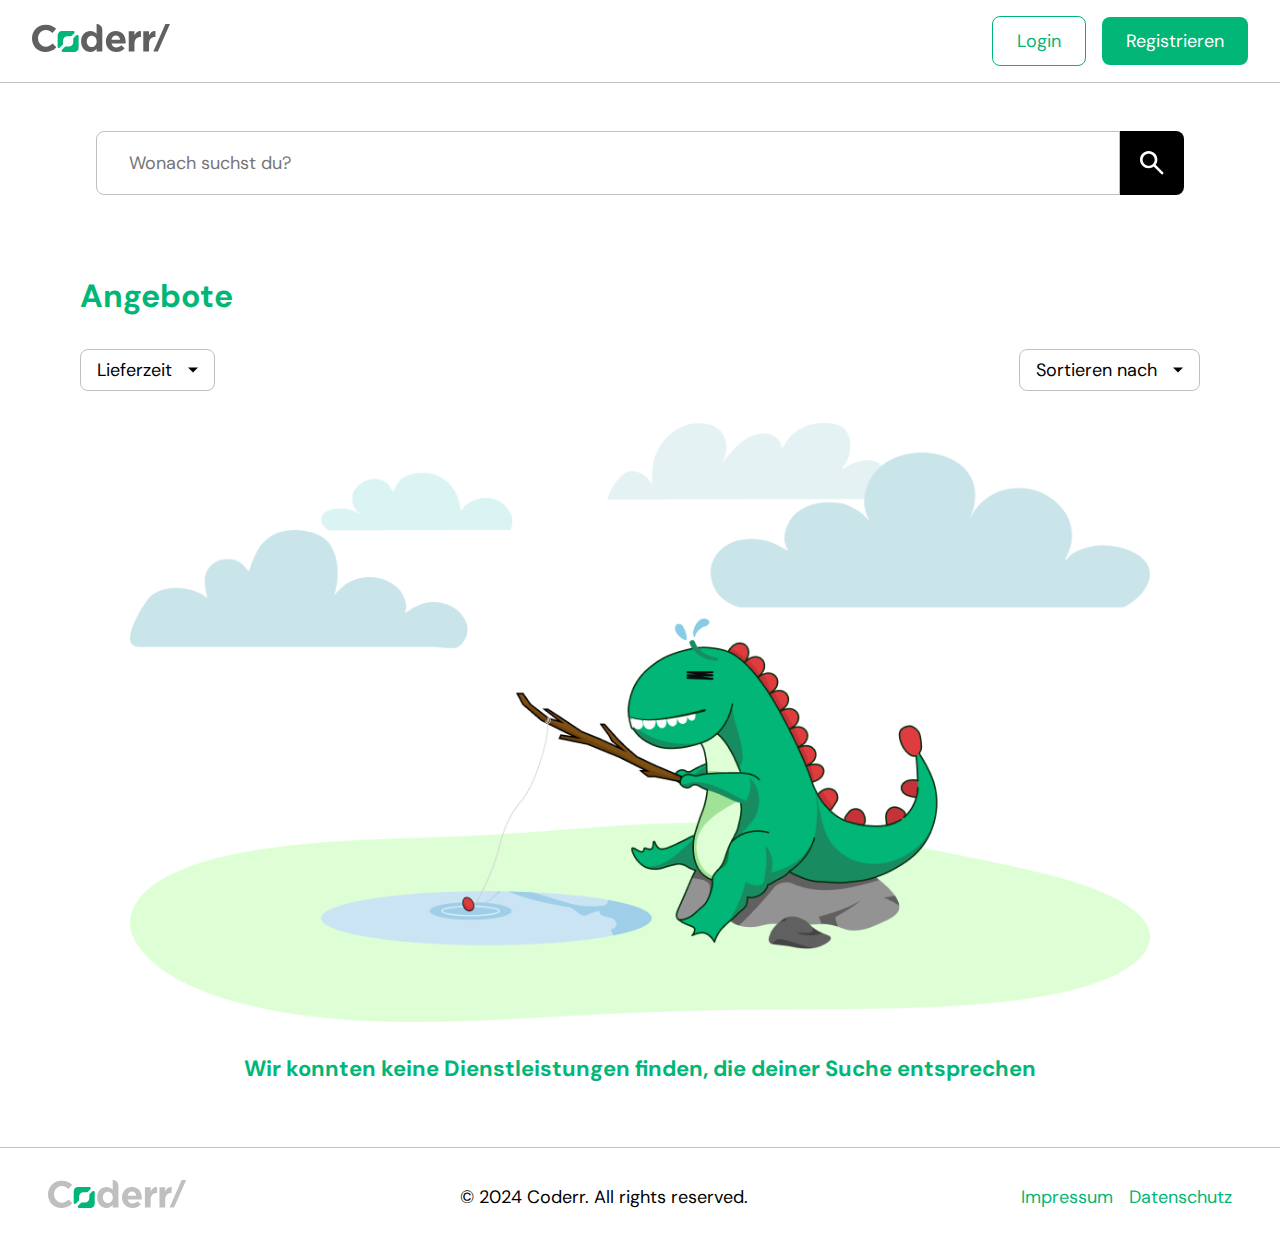
<file: offer_list.html>
<!doctype html>
<html lang="de">
  <head>
    <meta charset="UTF-8" />
    <meta name="viewport" content="width=device-width, initial-scale=1.0" />
    <title>Coderr/</title>
    <link rel="icon" type="image/png" href="./assets/logo/favicon.png" />

    <link rel="stylesheet" href="./shared/styles/variables.css" />
    <link rel="stylesheet" href="./shared/styles/standard.css" />
    <link rel="stylesheet" href="./shared/styles/form.css" />
    <link rel="stylesheet" href="./shared/styles/assets.css" />
    <link rel="stylesheet" href="./shared/styles/fonts.css" />
    <link rel="stylesheet" href="./shared/styles/header_footer.css" />
    <link rel="stylesheet" href="./styles/offer_list.css" />

    <script src="./shared/scripts/config.js"></script>
    <script src="./shared/scripts/api.js"></script>
    <script src="./shared/scripts/redirect.js"></script>
    <script src="./shared/scripts/ui_helper.js"></script>
    <script src="./shared/scripts/auth.js"></script>

    <script src="./shared/scripts/user_crud.js"></script>
    <script src="./shared/scripts/template/offer_templates.js"></script>
    <script src="./shared/scripts/offer_crud.js"></script>
    <script src="./shared/scripts/template/header_template.js"></script>
    <script src="./shared/scripts/header.js"></script>

    <script src="./scripts/template/offer_list_template.js"></script>
    <script src="./scripts/offer_list.js"></script>
  </head>

  <body
    onload="(setHeader(), offerListInit())"
    onclick="closeAllOpenedElements()"
  >
    <header class="main_header">
      <a class="logo" href="./index.html">
        <img src="./assets/logo/logo_coderr.svg" alt="" srcset="" />
      </a>

      <div
        id="head_content_right"
        class="d_flex_cc_gm head_content_right"
      ></div>
    </header>

    <main class="d_flex_sc_gl f_d_c">
      <section
        class="offer_list_header d_flex_cs_gm f_d_c section_group d_none"
        id="offer_list_greeting_section"
      ></section>
      <section class="section_group searchbar w_full">
        <input
          id="offer_list_searchbar"
          placeholder="Wonach suchst du?"
          type="text"
        />
        <button class="d_flex_cc_gm" onclick="updateOfferListFilterSearch()">
          <img src="./assets/icons/search.svg" alt="" />
        </button>
      </section>
      <section class="d_flex_cs_gl f_d_c w_full section_group pad_l">
        <h2 class="font_prime_color">Angebote</h2>
        <div class="d_flex_cs_gl d_sb w_full filter_bar">
          <div
            id="time_filter"
            closable="true"
            open="false"
            onclick="
              toggleOpenId('time_filter');
              stopProp(event);
              closeOpenId('order_filter');
            "
            class="d_flex_cc_gm c_pointer dropdown_wrapper time_filter"
          >
            <p>Lieferzeit</p>

            <img src="./assets/icons/arrow_drop_down.svg" alt="" />
            <div class="dropdown_box" onclick="stopProp(event)">
              <div
                class="dropdown_content offer_dropdown_box d_flex_cs_gl f_d_c"
              >
                <div
                  class="d_flex_cs_gm f_d_c"
                  id="offer_list_delivery_time_box"
                >
                  <div
                    onclick="
                      activateRadio(this);
                      currentmaxDeliveryTime = 1;
                    "
                    class="form_group d_flex_cc_gm f_d_r pad_s"
                  >
                    <input
                      id="radio_1"
                      type="radio"
                      name="role"
                      value="1"
                      required
                    />
                    <label for="radio_1">Express 24 h</label>
                  </div>
                  <div
                    onclick="
                      activateRadio(this);
                      currentmaxDeliveryTime = 3;
                    "
                    class="form_group d_flex_cc_gm f_d_r pad_s"
                  >
                    <input
                      id="radio_2"
                      type="radio"
                      name="role"
                      value="3"
                      required
                    />
                    <label for="radio_2">bis zu 3 Tage</label>
                  </div>
                  <div
                    onclick="
                      activateRadio(this);
                      currentmaxDeliveryTime = 7;
                    "
                    class="form_group d_flex_cc_gm f_d_r pad_s"
                  >
                    <input
                      id="radio_3"
                      type="radio"
                      name="role"
                      value="7"
                      required
                    />
                    <label for="radio_3">bis zu 7 Tage</label>
                  </div>
                </div>
                <div class="d_flex_cc_gm f_d_r_resp_c">
                  <button
                    onclick="offerListAbboardDeliveryTime()"
                    class="std_btn btn_secondary pad_s"
                  >
                    Auswahl aufheben
                  </button>
                  <button
                    onclick="offerListApplyDeliveryTimeFilter()"
                    class="std_btn btn_prime pad_s"
                  >
                    Anwenden
                  </button>
                </div>
              </div>
            </div>
          </div>
          <div
            id="order_filter"
            closable="true"
            open="false"
            onclick="
              toggleOpenId('order_filter');
              stopProp(event);
              closeOpenId('time_filter');
            "
            class="d_flex_cc_gm c_pointer dropdown_wrapper time_filter"
          >
            <p>Sortieren nach</p>

            <img src="./assets/icons/arrow_drop_down.svg" alt="" />
            <div class="dropdown_box" onclick="stopProp(event)">
              <div
                class="dropdown_content offer_dropdown_box order_filter_dropdown_box d_flex_cs_gl f_d_c"
              >
                <div class="d_flex_cs_gm f_d_c" id="offer_list_filter_ordering">
                  <div
                    onclick="
                      activateRadio(this);
                      currentOrdering = '-updated_at';
                    "
                    class="form_group d_flex_cc_gm f_d_r pad_s"
                  >
                    <input
                      id="radio_1_1"
                      type="radio"
                      name="role"
                      value="-updated_at"
                      required
                    />
                    <label for="radio_1_1">Neueste zuerst</label>
                  </div>
                  <div
                    onclick="
                      activateRadio(this);
                      currentOrdering = 'updated_at';
                    "
                    class="form_group d_flex_cc_gm f_d_r pad_s"
                  >
                    <input
                      id="radio_1_2"
                      type="radio"
                      name="role"
                      value="updated_at"
                      required
                    />
                    <label for="radio_1_2">Älteste zuerst</label>
                  </div>
                  <div
                    onclick="
                      activateRadio(this);
                      currentOrdering = 'min_price';
                    "
                    class="form_group d_flex_cc_gm f_d_r pad_s"
                  >
                    <input
                      id="radio_1_3"
                      type="radio"
                      name="role"
                      value="min_price"
                      required
                    />
                    <label for="radio_1_3">Niedrigste Preis zuerst</label>
                  </div>
                  <div
                    onclick="
                      activateRadio(this);
                      currentOrdering = '-min_price';
                    "
                    class="form_group d_flex_cc_gm f_d_r pad_s"
                  >
                    <input
                      id="radio_1_4"
                      type="radio"
                      name="role"
                      value="-min_price"
                      required
                    />
                    <label for="radio_1_4">Höchste Preis zuerst</label>
                  </div>
                </div>
                <div class="d_flex_cc_gm f_d_r_resp_c">
                  <button
                    onclick="offerListAbboardOrdering()"
                    class="std_btn btn_secondary pad_s"
                  >
                    Auswahl aufheben
                  </button>
                  <button
                    onclick="updateOfferListFilter()"
                    class="std_btn btn_prime pad_s"
                  >
                    Anwenden
                  </button>
                </div>
              </div>
            </div>
          </div>
        </div>

        <div id="offer_list_content" class="offer_content w_full"></div>
      </section>

      <section
        onclick="closeDialog('guest_login_dialog')"
        id="guest_login_dialog"
        class="dialog pad_m d_flex_cc_gm d_none"
      >
        <div
          onclick="stopProp(event)"
          class="m_auto small_form d_flex_cc_gl f_d_c"
        >
          <h2 class="font_prime_color">Wähle einen Gastzugang</h2>
          <div class="d_flex_cc_gl guest_login_box">
            <div class="card d_flex_cc_gl f_d_c">
              <h3 class="font_prime_color">
                Demo <br />
                Anbieter
              </h3>
              <p>Ein Anbieter kann:</p>
              <ul class="feature_list d_flex_cc_gm f_d_c">
                <li>Angebote erstellen</li>
                <li>Bestellungen bearbeiten</li>
              </ul>
              <button
                onclick="guestLogin('business')"
                class="login_btn std_btn btn_prime pad_s d_flex_cc_gm"
              >
                <img src="./assets/icons/arrow_forward.svg" alt="" srcset="" />
                Login
              </button>
            </div>
            <div class="card d_flex_cc_gl f_d_c">
              <h3 class="font_prime_color">Demo<br />Kunde</h3>
              <p>Ein Kunde kann:</p>
              <ul class="feature_list d_flex_cc_gm f_d_c">
                <li>Rieviews erstellen</li>
                <li>Bestellungen aufgeben</li>
              </ul>
              <button
                onclick="guestLogin('customer')"
                class="login_btn std_btn btn_prime pad_s d_flex_cc_gm"
              >
                <img src="./assets/icons/arrow_forward.svg" alt="" srcset="" />
                Login
              </button>
            </div>
          </div>
          <p>
            Beide können Angebote durchsuchen und andere öffentliche Profile
            einsehen.
          </p>
        </div>
      </section>
    </main>
    <footer class="main_footer pad_l">
      <a class="logo" href="./index.html">
        <img src="./assets/logo/logo_coderr_light.svg" alt="" srcset="" />
      </a>
      <p>© 2024 Coderr. All rights reserved.</p>
      <div class="d_flex_cc_gm">
        <a class="link" href="./imprint.html">Impressum</a>
        <a class="link" href="./privacy_policy.html">Datenschutz</a>
      </div>
    </footer>
  </body>
</html>
</file>
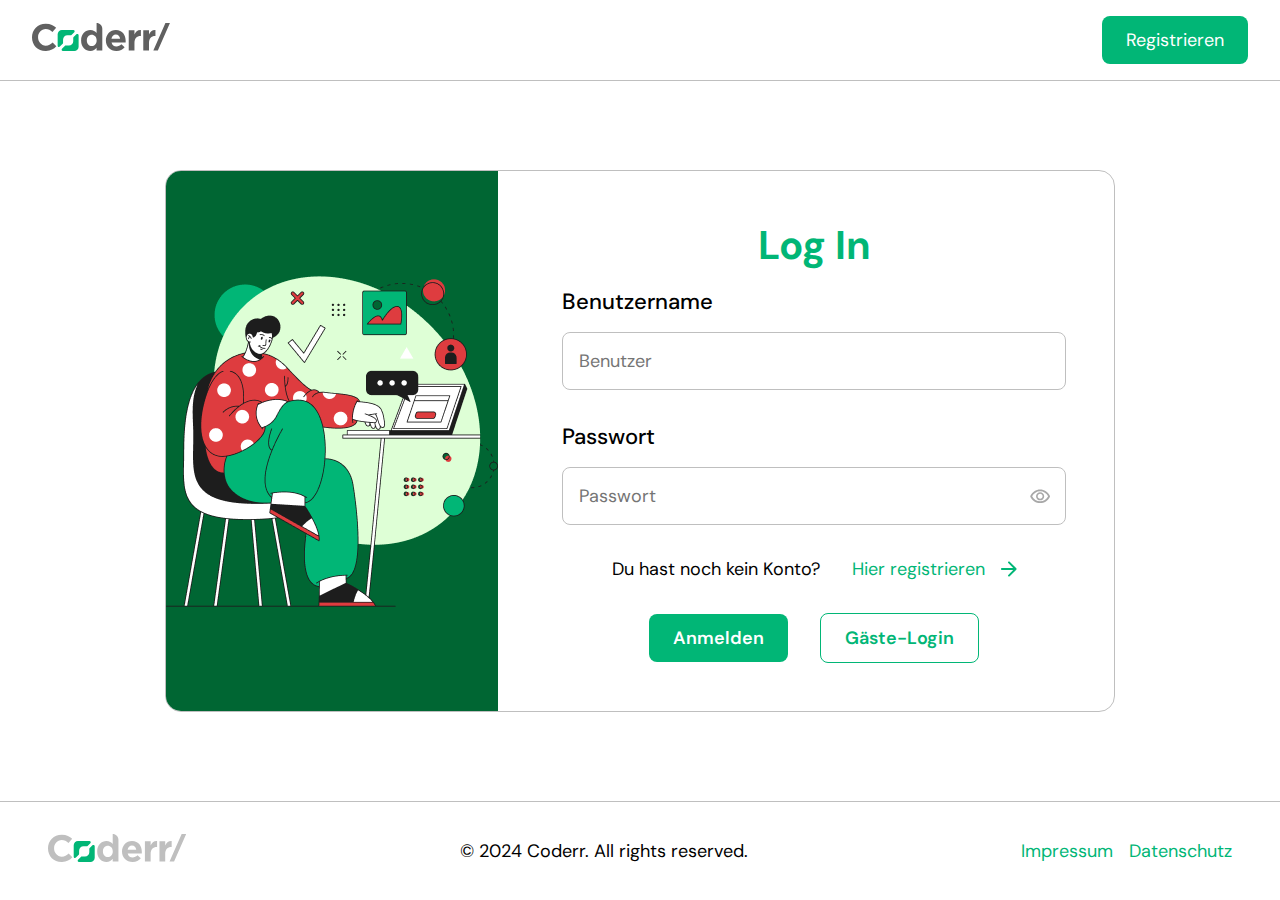
<file: own_profile.html>
<!DOCTYPE html>
<html lang="de">

<head>
    <meta charset="UTF-8">
    <meta name="viewport" content="width=device-width, initial-scale=1.0">
    <title>Coderr/</title>
    <link rel="icon" type="image/png" href="./assets/logo/favicon.png" />

    <link rel="stylesheet" href="./shared/styles/variables.css">
    <link rel="stylesheet" href="./shared/styles/standard.css">
    <link rel="stylesheet" href="./shared/styles/form.css">
    <link rel="stylesheet" href="./shared/styles/assets.css">
    <link rel="stylesheet" href="./shared/styles/fonts.css">
    <link rel="stylesheet" href="./shared/styles/header_footer.css">
    <link rel="stylesheet" href="./shared/styles/order_list.css">
    <link rel="stylesheet" href="./styles/own_profile.css">

    <script src="./shared/scripts/config.js"></script>

    <script src="./shared/scripts/api.js"></script>
    <script src="./shared/scripts/redirect.js"></script> 
    <script src="./shared/scripts/ui_helper.js"></script>
    <script src="./shared/scripts/form_helper.js"></script>
    <script src="./shared/scripts/auth.js"></script>

    <script src="./shared/scripts/template/review_templates.js"></script>
    <script src="./shared/scripts/review_crud.js"></script>
    <script src="./shared/scripts/user_crud.js"></script>
    <script src="./shared/scripts/template/offer_templates.js"></script>
    <script src="./shared/scripts/offer_crud.js"></script>
    <script src="./shared/scripts/order_crud.js"></script>
    <script src="./shared/scripts/template/header_template.js"></script>
    <script src="./shared/scripts/header.js"></script>

    <script src="./scripts/template/profile_business_templates.js"></script>
    <script src="./scripts/template/profile_customer_templates.js"></script>
    <script src="./scripts/profile.js"></script>
</head>

<body onload="init()" onclick="closeAllOpenedElements()">
    <header class="main_header">
        
        <a class="logo" href="./index.html">
            <img src="./assets/logo/logo_coderr.svg" alt="" srcset="">
        </a>
        <div id="head_content_right" class="d_flex_cc_gm head_content_right">
        </div>
    </header>

    <main id="content" class="d_flex_sc_gl f_d_c">

        <h1 class="font_prime_color">LOADING ...</h1>

    </main>


    <footer class="main_footer pad_l">
        <a class="logo" href="./index.html">
            <img src="./assets/logo/logo_coderr_light.svg" alt="" srcset="">
        </a>
        <p>© 2024 Coderr. All rights reserved.</p>
        <div class="d_flex_cc_gm">
            <a class="link" href="./imprint.html">Impressum</a>
            <a class="link" href="./privacy_policy.html">Datenschutz</a>
        </div>
    </footer>
</body>

</html>
</file>
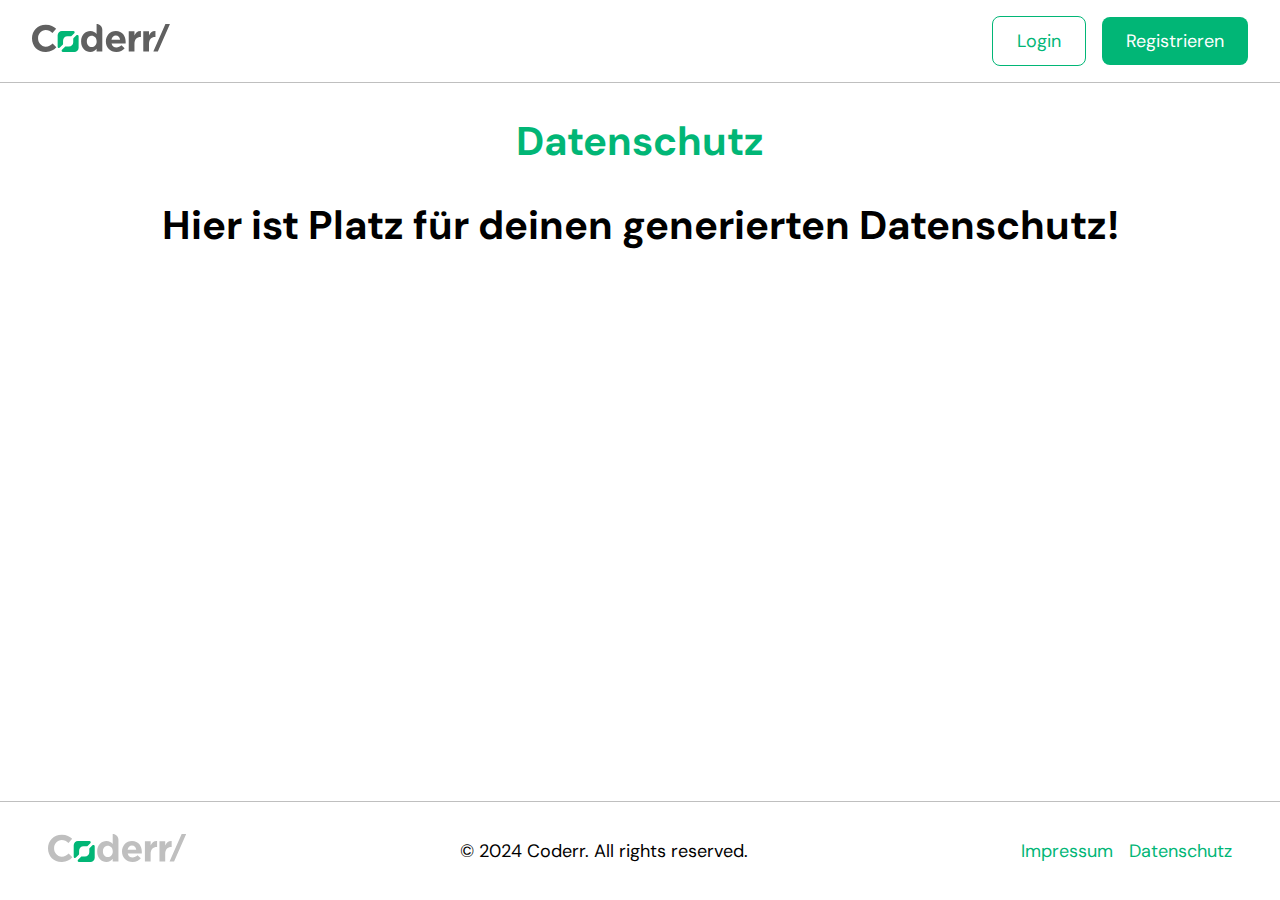
<file: privacy_policy.html>
<!DOCTYPE html>
<html lang="de">

<head>
    <meta charset="UTF-8">
    <meta name="viewport" content="width=device-width, initial-scale=1.0">
    <title>Coderr/</title>
    <link rel="icon" type="image/png" href="./assets/logo/favicon.png" />

    <link rel="stylesheet" href="./shared/styles/variables.css">
    <link rel="stylesheet" href="./shared/styles/standard.css">
    <link rel="stylesheet" href="./shared/styles/form.css">
    <link rel="stylesheet" href="./shared/styles/assets.css">
    <link rel="stylesheet" href="./shared/styles/fonts.css">
    <link rel="stylesheet" href="./shared/styles/header_footer.css">
    <link rel="stylesheet" href="./styles/index.css">

    <script src="./shared/scripts/redirect.js"></script>
    <script src="./shared/scripts/ui_helper.js"></script>
    
    
    <script src="./shared/scripts/config.js"></script>
    <script src="./shared/scripts/auth.js"></script>
    <script src="./shared/scripts/api.js"></script>
    <script src="./shared/scripts/user_crud.js"></script>
    <script src="./shared/scripts/template/header_template.js"></script>
    <script src="./shared/scripts/header.js"></script>
</head>

<body onload="setHeader()" onclick="closeAllOpenedElements()">
    <header class="main_header">

        <a class="logo" href="./index.html">
            <img src="./assets/logo/logo_coderr.svg" alt="" srcset="">
        </a>

        <div id="head_content_right" class="d_flex_cc_gm head_content_right"></div>
    </header>

    <main>
        <section class="d_flex_cc_gl f_d_c">
            <h1 class="font_prime_color">Datenschutz</h1>
            <h1>Hier ist Platz für deinen generierten Datenschutz!</h1>

        </section>
    </main>
    <footer class="main_footer pad_l">
        <a class="logo" href="./index.html">
            <img src="./assets/logo/logo_coderr_light.svg" alt="" srcset="">
        </a>
        <p>© 2024 Coderr. All rights reserved.</p>
        <div class="d_flex_cc_gm">
            <a class="link" href="./imprint.html">Impressum</a>
            <a class="link" href="./privacy_policy.html">Datenschutz</a>
        </div>
    </footer>
</body>

</html>
</file>
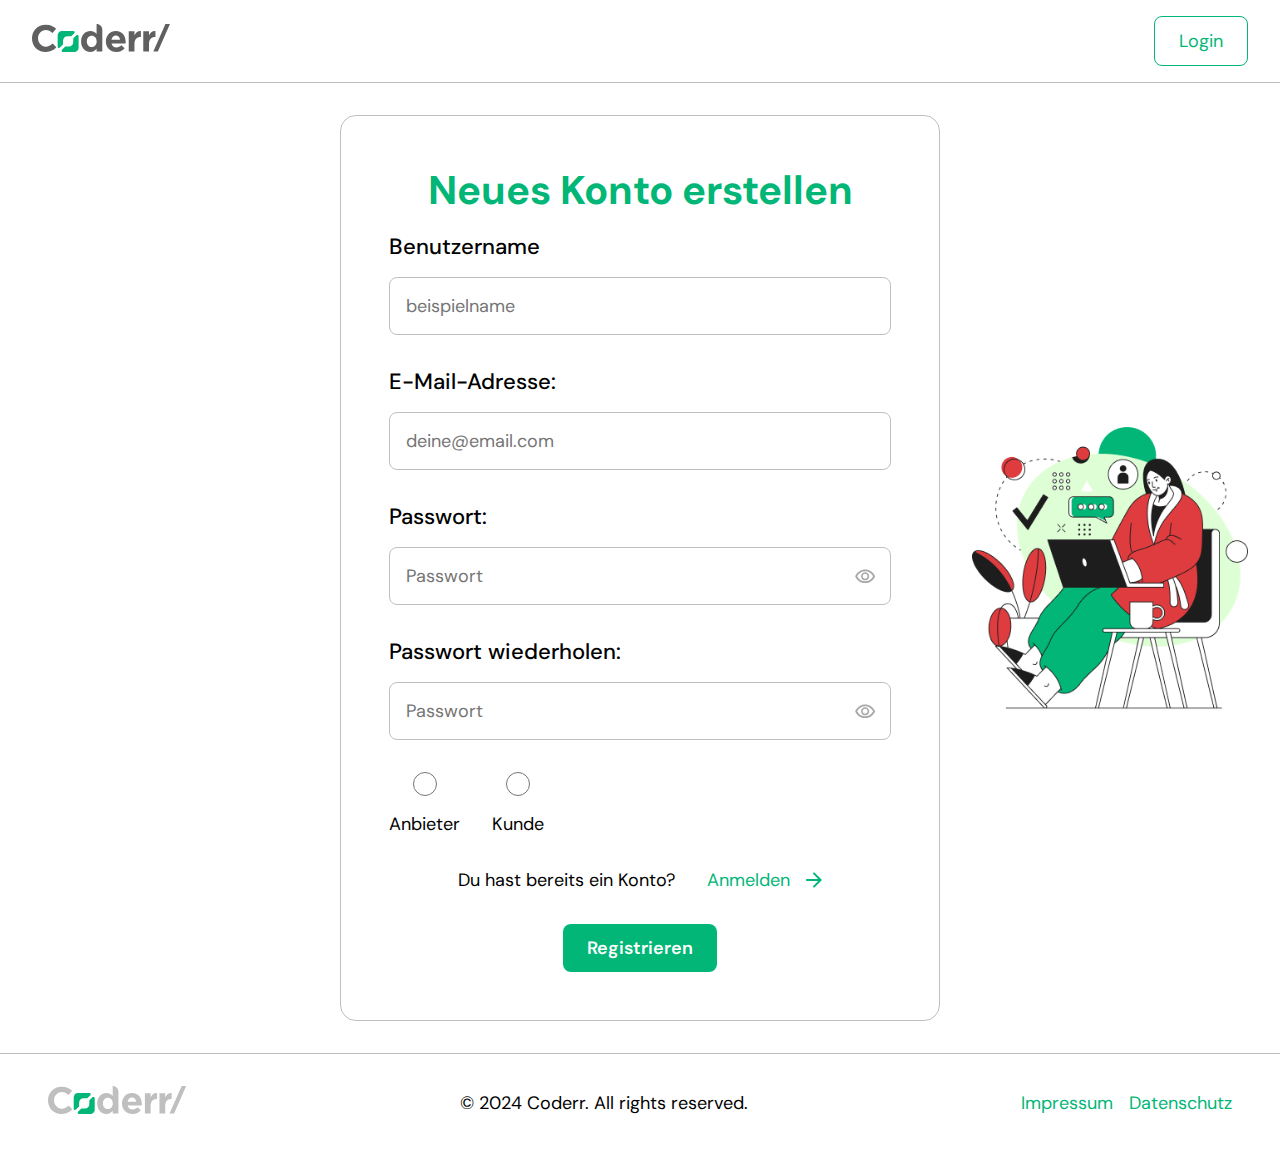
<file: registration.html>
<!DOCTYPE html>
<html lang="de">

<head>
    <meta charset="UTF-8">
    <meta name="viewport" content="width=device-width, initial-scale=1.0">
    <title>Coderr/</title>
    <link rel="icon" type="image/png" href="./assets/logo/favicon.png" />

    <link rel="stylesheet" href="./shared/styles/variables.css">
    <link rel="stylesheet" href="./shared/styles/standard.css">
    <link rel="stylesheet" href="./shared/styles/form.css">
    <link rel="stylesheet" href="./shared/styles/assets.css">
    <link rel="stylesheet" href="./shared/styles/fonts.css">
    <link rel="stylesheet" href="./shared/styles/header_footer.css">
    <link rel="stylesheet" href="./styles/registration.css">

    <script src="./shared/scripts/config.js"></script>
    <script src="./shared/scripts/api.js"></script>
    <script src="./shared/scripts/redirect.js"></script> 
    <script src="./shared/scripts/ui_helper.js"></script>
    <script src="./shared/scripts/form_helper.js"></script>
    <script src="./shared/scripts/auth.js"></script>
    
    <script src="./shared/scripts/template/header_template.js"></script>
    <script src="./shared/scripts/header.js"></script>

    <script src="./scripts/registration.js"></script>
</head>

<body onload="checkAuth()"  onclick="closeAllOpenedElements()">
    <header class="main_header">

        <a class="logo" href="./index.html">
            <img src="./assets/logo/logo_coderr.svg" alt="" srcset="">
        </a>
        <div id="head_content_right" class="d_flex_cc_gm head_content_right">
                <a href="./login.html" class="std_btn btn_secondary pad_s ">Login</a>
        </div>
    </header>

    <main class="d_flex_cc_gm" onload="setHeader()">
        <img class="registration_img" src="./assets/img/registration_img.png" alt="" srcset="">
        <section class="small_form std_form d_flex_cc_gm f_d_c">
            <h1 class="font_prime_color">Neues Konto erstellen</h1>
            <form onsubmit="registerSubmit(event); " class="std_form d_flex_cs_gl f_d_c">

                <div class="form_group">
                    <label for="username">Benutzername</label>
                    <input value="" placeholder="beispielname" type="text" id="username" name="username" class="input_field" autocomplete="off"
                        required>
                </div>
                <div class="form_group">
                    <label for="email">E-Mail-Adresse:</label>
                    <input value="" placeholder="deine@email.com" type="email" id="email" name="email" class="input_field" autocomplete="off"
                        required>
                </div>
                <div class="form_group">
                    <label for="password">Passwort:</label>
                    <div class="pos_rel">
                        <input value="" placeholder="Passwort" type="password" id="password" name="password" class="input_field"
                        required>
                        <div onclick="togglePassword(this)" class="password_eye">
                            <img src="./assets/icons/visibility.svg" alt="" srcset="">
                        </div>
                    </div>
                </div>
                <div class="form_group">
                    <label for="repeated_password">Passwort wiederholen:</label>
                    <div class="pos_rel">
                        <input value="" placeholder="Passwort" type="password" id="repeated_password" name="repeated_password"
                        class="input_field" required>
                        <div onclick="togglePassword(this)" class="password_eye">
                            <img src="./assets/icons/visibility.svg" alt="" srcset="">
                        </div>
                    </div>
                </div>
                <div class="d_flex_cs_gl">
                    <div class="form_group d_flex_cc_gm">
                        <input type="radio" name="type" id="business" value="business" required>
                        <label for="business">Anbieter</label>
                    </div>
                    <div class="form_group d_flex_cc_gm">
                        <input type="radio" name="type" id="customer" value="customer" required>
                        <label for="customer">Kunde</label>
                    </div>
                </div>

                </div>
                <div class="d_flex_cc_gl w_full f_d_r_resp_c">
                    <p>Du hast bereits ein Konto?</p>
                    <a href="./login.html" class="link d_flex_cc_gm">
                        Anmelden
                        <img src="./assets/icons/arrow_forward.svg" alt="" srcset="">
                    </a>
                </div>
                <div class="d_flex_cc_gl w_full">
                    <button type="submit" class="std_btn btn_prime pad_s">Registrieren</button>
                </div>
            </form>
        </section>
    </main>
    <footer class="main_footer pad_l">
        <a class="logo" href="./index.html">
            <img src="./assets/logo/logo_coderr_light.svg" alt="" srcset="">
        </a>
        <p>© 2024 Coderr. All rights reserved.</p>
        <div class="d_flex_cc_gm">
            <a class="link" href="./imprint.html">Impressum</a>
            <a class="link" href="./privacy_policy.html">Datenschutz</a>
        </div>
    </footer>


</body>

</html>
</file>
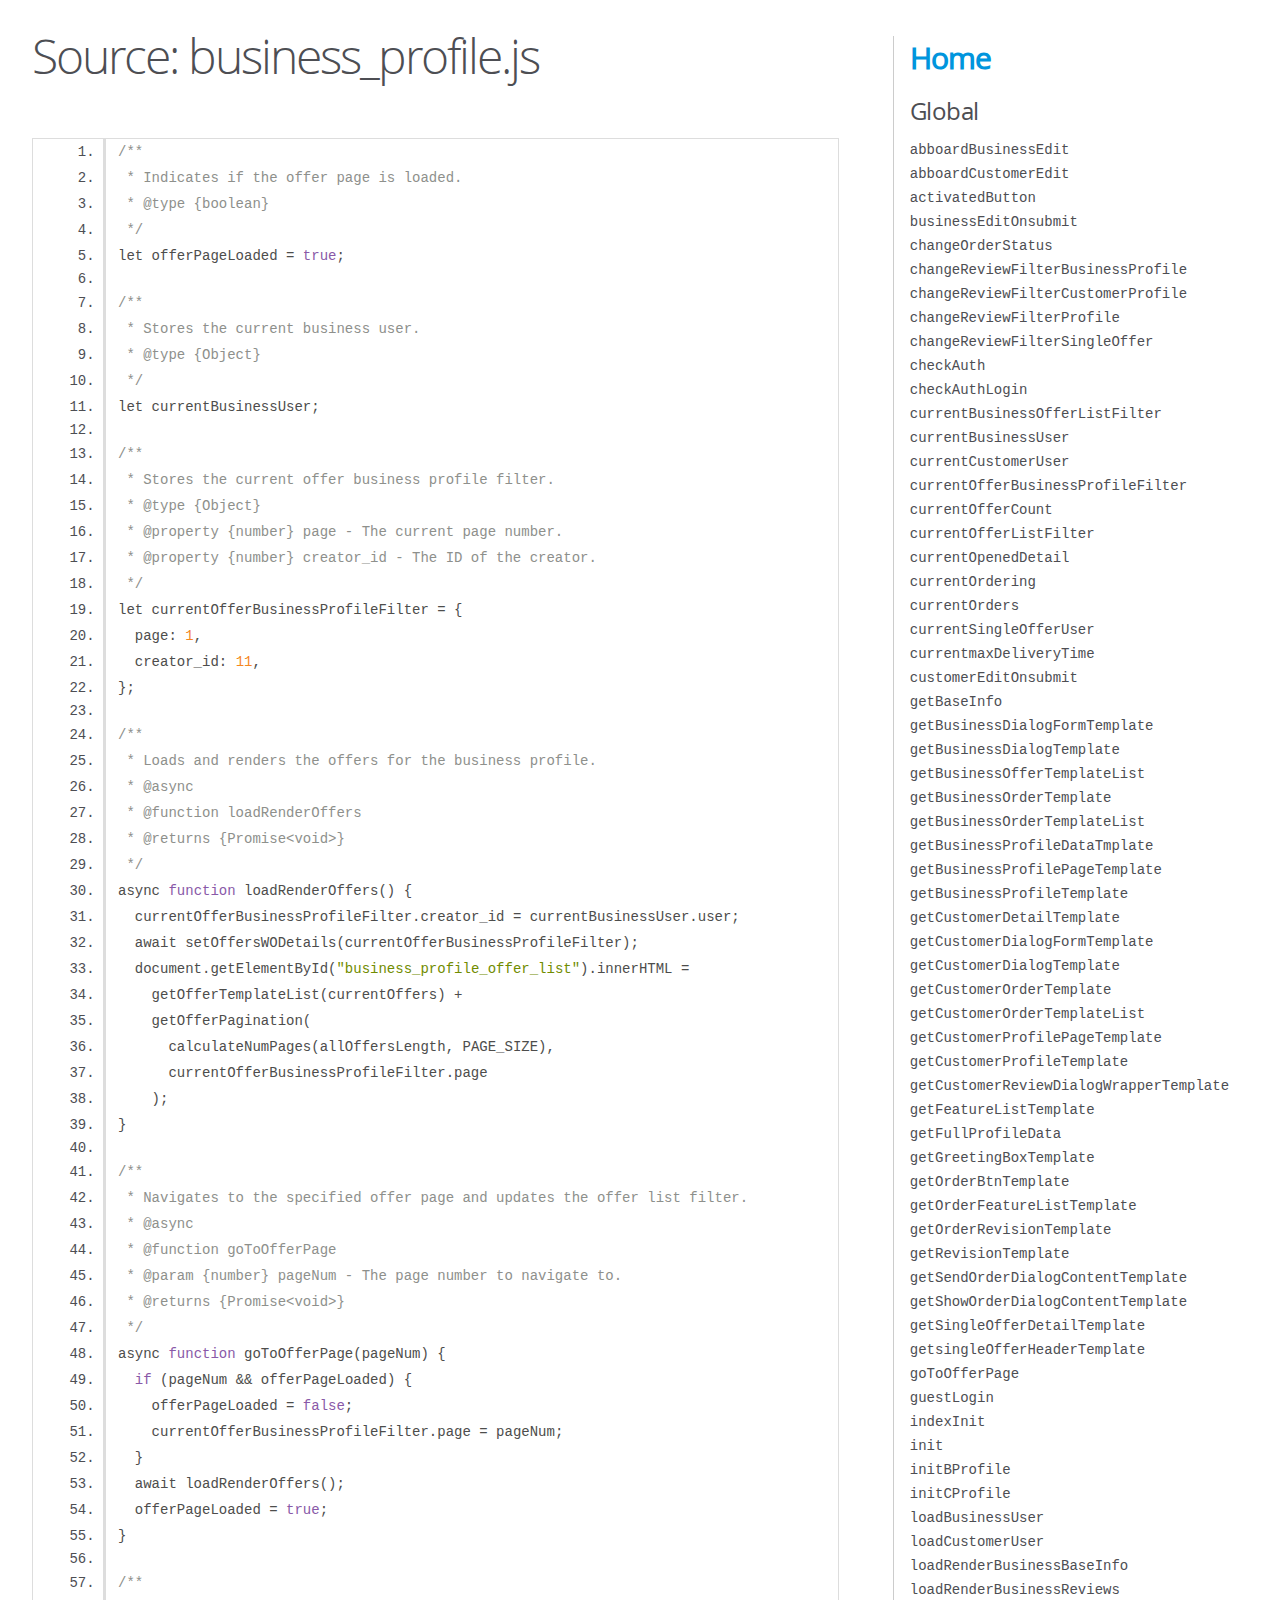
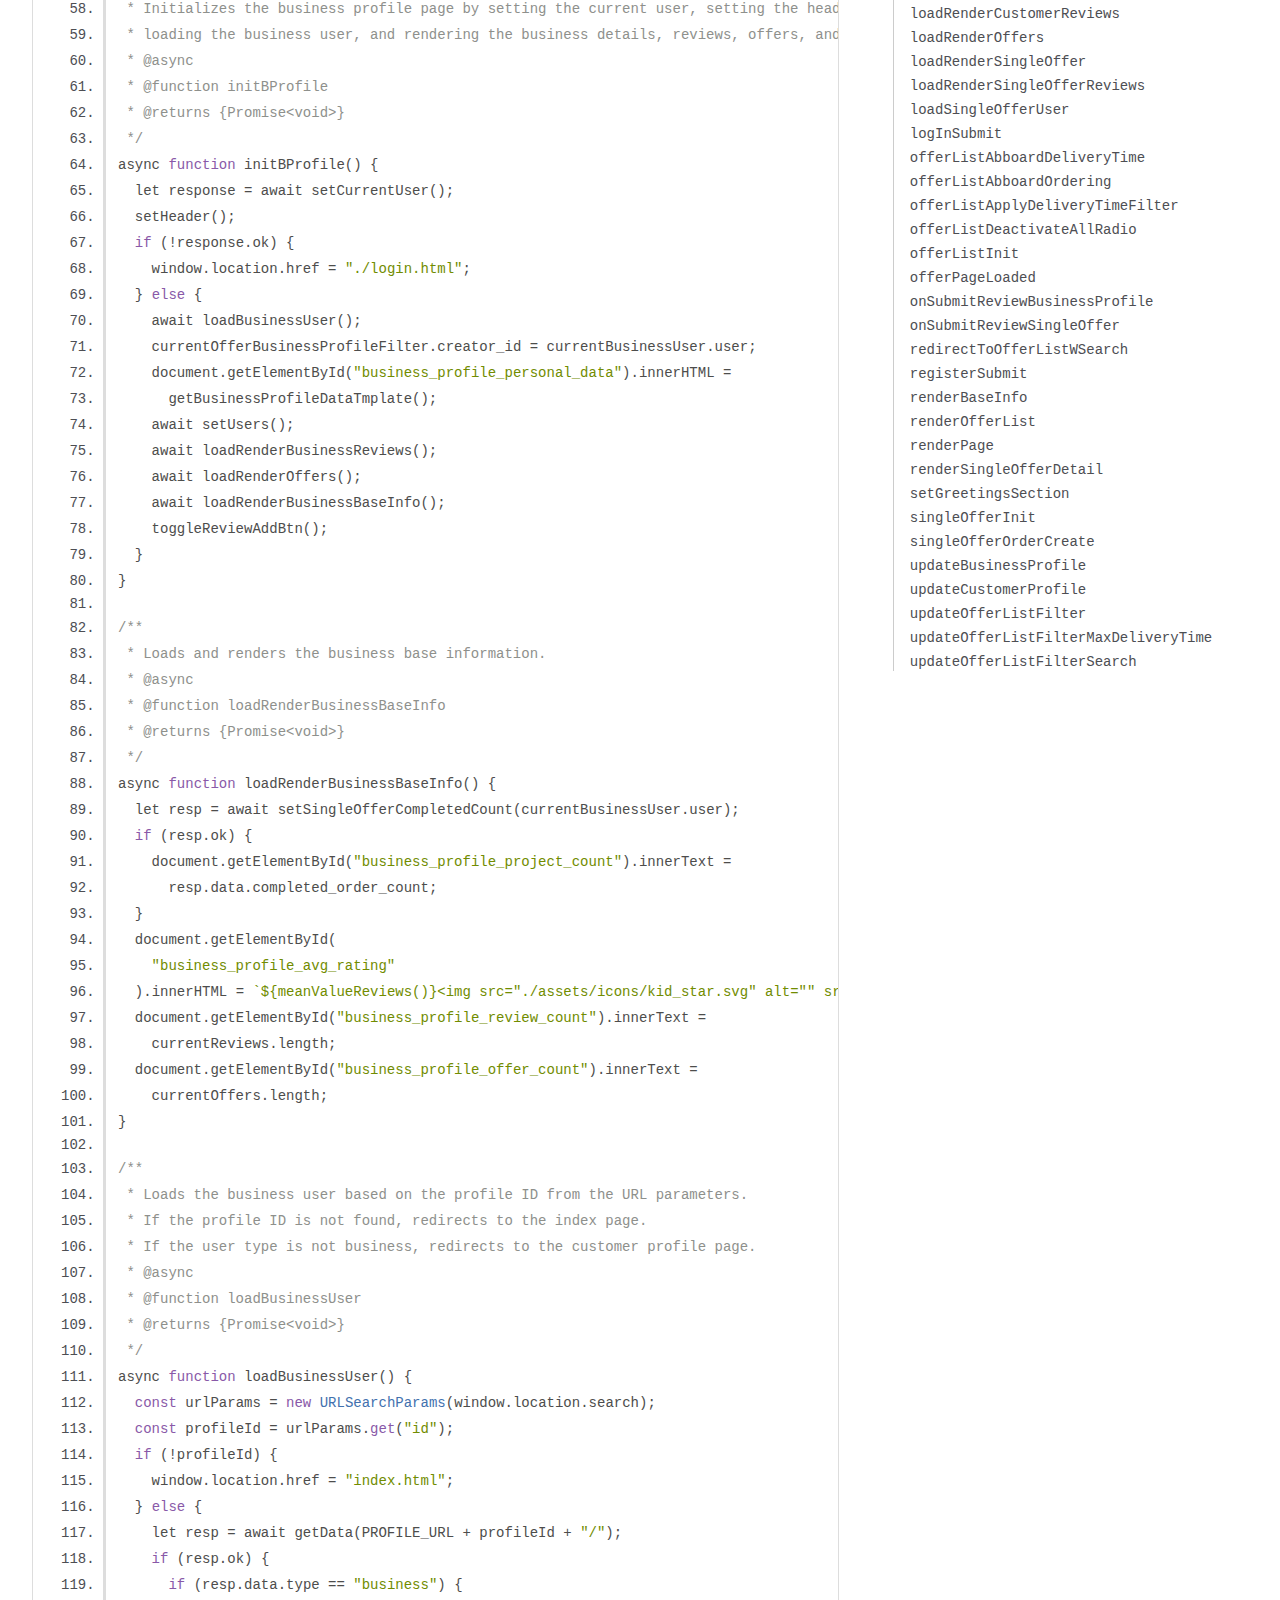
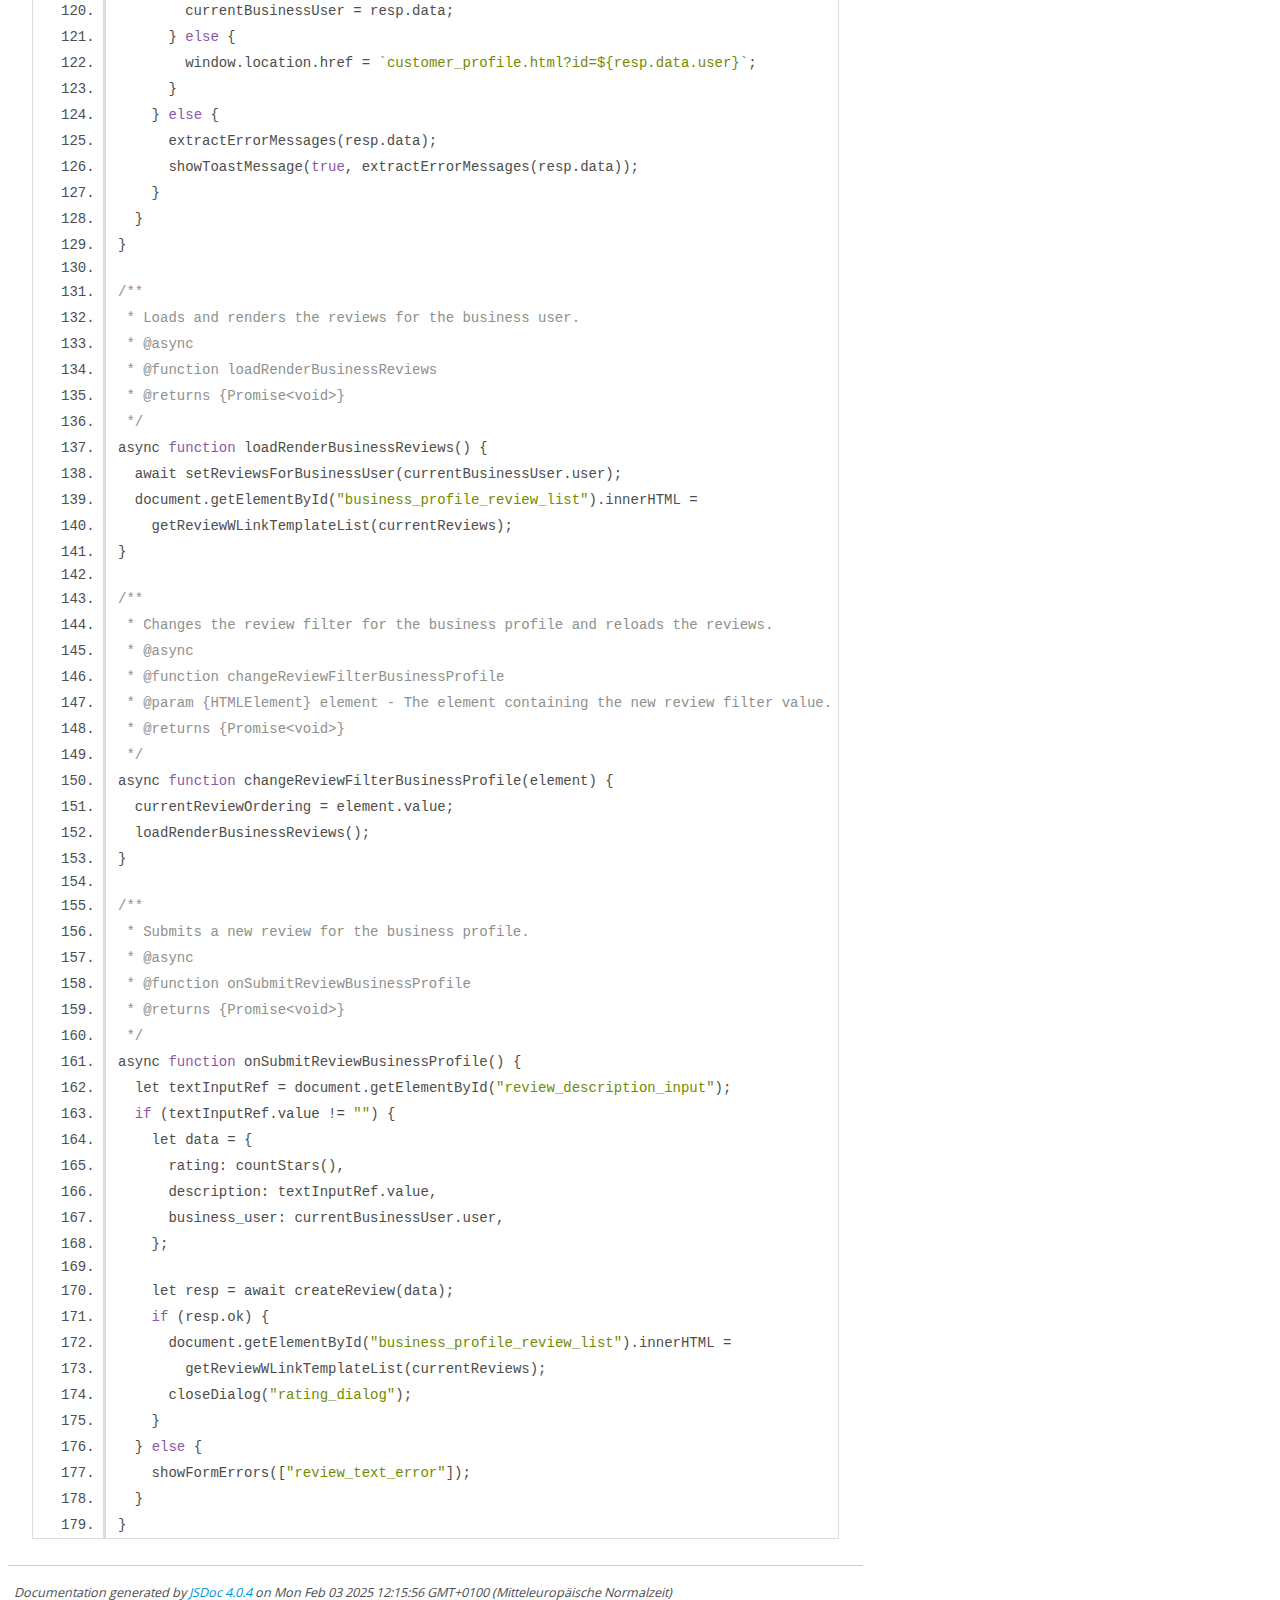
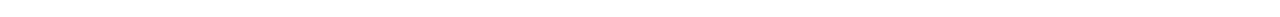
<file: scripts/docs/business_profile.js.html>
<!DOCTYPE html>
<html lang="en">
<head>
    <meta charset="utf-8">
    <title>JSDoc: Source: business_profile.js</title>

    <script src="scripts/prettify/prettify.js"> </script>
    <script src="scripts/prettify/lang-css.js"> </script>
    <!--[if lt IE 9]>
      <script src="//html5shiv.googlecode.com/svn/trunk/html5.js"></script>
    <![endif]-->
    <link type="text/css" rel="stylesheet" href="styles/prettify-tomorrow.css">
    <link type="text/css" rel="stylesheet" href="styles/jsdoc-default.css">
</head>

<body>

<div id="main">

    <h1 class="page-title">Source: business_profile.js</h1>

    



    
    <section>
        <article>
            <pre class="prettyprint source linenums"><code>/**
 * Indicates if the offer page is loaded.
 * @type {boolean}
 */
let offerPageLoaded = true;

/**
 * Stores the current business user.
 * @type {Object}
 */
let currentBusinessUser;

/**
 * Stores the current offer business profile filter.
 * @type {Object}
 * @property {number} page - The current page number.
 * @property {number} creator_id - The ID of the creator.
 */
let currentOfferBusinessProfileFilter = {
  page: 1,
  creator_id: 11,
};

/**
 * Loads and renders the offers for the business profile.
 * @async
 * @function loadRenderOffers
 * @returns {Promise&lt;void>}
 */
async function loadRenderOffers() {
  currentOfferBusinessProfileFilter.creator_id = currentBusinessUser.user;
  await setOffersWODetails(currentOfferBusinessProfileFilter);
  document.getElementById("business_profile_offer_list").innerHTML =
    getOfferTemplateList(currentOffers) +
    getOfferPagination(
      calculateNumPages(allOffersLength, PAGE_SIZE),
      currentOfferBusinessProfileFilter.page
    );
}

/**
 * Navigates to the specified offer page and updates the offer list filter.
 * @async
 * @function goToOfferPage
 * @param {number} pageNum - The page number to navigate to.
 * @returns {Promise&lt;void>}
 */
async function goToOfferPage(pageNum) {
  if (pageNum &amp;&amp; offerPageLoaded) {
    offerPageLoaded = false;
    currentOfferBusinessProfileFilter.page = pageNum;
  }
  await loadRenderOffers();
  offerPageLoaded = true;
}

/**
 * Initializes the business profile page by setting the current user, setting the header,
 * loading the business user, and rendering the business details, reviews, offers, and base info.
 * @async
 * @function initBProfile
 * @returns {Promise&lt;void>}
 */
async function initBProfile() {
  let response = await setCurrentUser();
  setHeader();
  if (!response.ok) {
    window.location.href = "./login.html";
  } else {
    await loadBusinessUser();
    currentOfferBusinessProfileFilter.creator_id = currentBusinessUser.user;
    document.getElementById("business_profile_personal_data").innerHTML =
      getBusinessProfileDataTmplate();
    await setUsers();
    await loadRenderBusinessReviews();
    await loadRenderOffers();
    await loadRenderBusinessBaseInfo();
    toggleReviewAddBtn();
  }
}

/**
 * Loads and renders the business base information.
 * @async
 * @function loadRenderBusinessBaseInfo
 * @returns {Promise&lt;void>}
 */
async function loadRenderBusinessBaseInfo() {
  let resp = await setSingleOfferCompletedCount(currentBusinessUser.user);
  if (resp.ok) {
    document.getElementById("business_profile_project_count").innerText =
      resp.data.completed_order_count;
  }
  document.getElementById(
    "business_profile_avg_rating"
  ).innerHTML = `${meanValueReviews()}&lt;img src="./assets/icons/kid_star.svg" alt="" srcset="">`;
  document.getElementById("business_profile_review_count").innerText =
    currentReviews.length;
  document.getElementById("business_profile_offer_count").innerText =
    currentOffers.length;
}

/**
 * Loads the business user based on the profile ID from the URL parameters.
 * If the profile ID is not found, redirects to the index page.
 * If the user type is not business, redirects to the customer profile page.
 * @async
 * @function loadBusinessUser
 * @returns {Promise&lt;void>}
 */
async function loadBusinessUser() {
  const urlParams = new URLSearchParams(window.location.search);
  const profileId = urlParams.get("id");
  if (!profileId) {
    window.location.href = "index.html";
  } else {
    let resp = await getData(PROFILE_URL + profileId + "/");
    if (resp.ok) {
      if (resp.data.type == "business") {
        currentBusinessUser = resp.data;
      } else {
        window.location.href = `customer_profile.html?id=${resp.data.user}`;
      }
    } else {
      extractErrorMessages(resp.data);
      showToastMessage(true, extractErrorMessages(resp.data));
    }
  }
}

/**
 * Loads and renders the reviews for the business user.
 * @async
 * @function loadRenderBusinessReviews
 * @returns {Promise&lt;void>}
 */
async function loadRenderBusinessReviews() {
  await setReviewsForBusinessUser(currentBusinessUser.user);
  document.getElementById("business_profile_review_list").innerHTML =
    getReviewWLinkTemplateList(currentReviews);
}

/**
 * Changes the review filter for the business profile and reloads the reviews.
 * @async
 * @function changeReviewFilterBusinessProfile
 * @param {HTMLElement} element - The element containing the new review filter value.
 * @returns {Promise&lt;void>}
 */
async function changeReviewFilterBusinessProfile(element) {
  currentReviewOrdering = element.value;
  loadRenderBusinessReviews();
}

/**
 * Submits a new review for the business profile.
 * @async
 * @function onSubmitReviewBusinessProfile
 * @returns {Promise&lt;void>}
 */
async function onSubmitReviewBusinessProfile() {
  let textInputRef = document.getElementById("review_description_input");
  if (textInputRef.value != "") {
    let data = {
      rating: countStars(),
      description: textInputRef.value,
      business_user: currentBusinessUser.user,
    };

    let resp = await createReview(data);
    if (resp.ok) {
      document.getElementById("business_profile_review_list").innerHTML =
        getReviewWLinkTemplateList(currentReviews);
      closeDialog("rating_dialog");
    }
  } else {
    showFormErrors(["review_text_error"]);
  }
}
</code></pre>
        </article>
    </section>




</div>

<nav>
    <h2><a href="index.html">Home</a></h2><h3>Global</h3><ul><li><a href="global.html#abboardBusinessEdit">abboardBusinessEdit</a></li><li><a href="global.html#abboardCustomerEdit">abboardCustomerEdit</a></li><li><a href="global.html#activatedButton">activatedButton</a></li><li><a href="global.html#businessEditOnsubmit">businessEditOnsubmit</a></li><li><a href="global.html#changeOrderStatus">changeOrderStatus</a></li><li><a href="global.html#changeReviewFilterBusinessProfile">changeReviewFilterBusinessProfile</a></li><li><a href="global.html#changeReviewFilterCustomerProfile">changeReviewFilterCustomerProfile</a></li><li><a href="global.html#changeReviewFilterProfile">changeReviewFilterProfile</a></li><li><a href="global.html#changeReviewFilterSingleOffer">changeReviewFilterSingleOffer</a></li><li><a href="global.html#checkAuth">checkAuth</a></li><li><a href="global.html#checkAuthLogin">checkAuthLogin</a></li><li><a href="global.html#currentBusinessOfferListFilter">currentBusinessOfferListFilter</a></li><li><a href="global.html#currentBusinessUser">currentBusinessUser</a></li><li><a href="global.html#currentCustomerUser">currentCustomerUser</a></li><li><a href="global.html#currentOfferBusinessProfileFilter">currentOfferBusinessProfileFilter</a></li><li><a href="global.html#currentOfferCount">currentOfferCount</a></li><li><a href="global.html#currentOfferListFilter">currentOfferListFilter</a></li><li><a href="global.html#currentOpenedDetail">currentOpenedDetail</a></li><li><a href="global.html#currentOrdering">currentOrdering</a></li><li><a href="global.html#currentOrders">currentOrders</a></li><li><a href="global.html#currentSingleOfferUser">currentSingleOfferUser</a></li><li><a href="global.html#currentmaxDeliveryTime">currentmaxDeliveryTime</a></li><li><a href="global.html#customerEditOnsubmit">customerEditOnsubmit</a></li><li><a href="global.html#getBaseInfo">getBaseInfo</a></li><li><a href="global.html#getBusinessDialogFormTemplate">getBusinessDialogFormTemplate</a></li><li><a href="global.html#getBusinessDialogTemplate">getBusinessDialogTemplate</a></li><li><a href="global.html#getBusinessOfferTemplateList">getBusinessOfferTemplateList</a></li><li><a href="global.html#getBusinessOrderTemplate">getBusinessOrderTemplate</a></li><li><a href="global.html#getBusinessOrderTemplateList">getBusinessOrderTemplateList</a></li><li><a href="global.html#getBusinessProfileDataTmplate">getBusinessProfileDataTmplate</a></li><li><a href="global.html#getBusinessProfilePageTemplate">getBusinessProfilePageTemplate</a></li><li><a href="global.html#getBusinessProfileTemplate">getBusinessProfileTemplate</a></li><li><a href="global.html#getCustomerDetailTemplate">getCustomerDetailTemplate</a></li><li><a href="global.html#getCustomerDialogFormTemplate">getCustomerDialogFormTemplate</a></li><li><a href="global.html#getCustomerDialogTemplate">getCustomerDialogTemplate</a></li><li><a href="global.html#getCustomerOrderTemplate">getCustomerOrderTemplate</a></li><li><a href="global.html#getCustomerOrderTemplateList">getCustomerOrderTemplateList</a></li><li><a href="global.html#getCustomerProfilePageTemplate">getCustomerProfilePageTemplate</a></li><li><a href="global.html#getCustomerProfileTemplate">getCustomerProfileTemplate</a></li><li><a href="global.html#getCustomerReviewDialogWrapperTemplate">getCustomerReviewDialogWrapperTemplate</a></li><li><a href="global.html#getFeatureListTemplate">getFeatureListTemplate</a></li><li><a href="global.html#getFullProfileData">getFullProfileData</a></li><li><a href="global.html#getGreetingBoxTemplate">getGreetingBoxTemplate</a></li><li><a href="global.html#getOrderBtnTemplate">getOrderBtnTemplate</a></li><li><a href="global.html#getOrderFeatureListTemplate">getOrderFeatureListTemplate</a></li><li><a href="global.html#getOrderRevisionTemplate">getOrderRevisionTemplate</a></li><li><a href="global.html#getRevisionTemplate">getRevisionTemplate</a></li><li><a href="global.html#getSendOrderDialogContentTemplate">getSendOrderDialogContentTemplate</a></li><li><a href="global.html#getShowOrderDialogContentTemplate">getShowOrderDialogContentTemplate</a></li><li><a href="global.html#getSingleOfferDetailTemplate">getSingleOfferDetailTemplate</a></li><li><a href="global.html#getsingleOfferHeaderTemplate">getsingleOfferHeaderTemplate</a></li><li><a href="global.html#goToOfferPage">goToOfferPage</a></li><li><a href="global.html#guestLogin">guestLogin</a></li><li><a href="global.html#indexInit">indexInit</a></li><li><a href="global.html#init">init</a></li><li><a href="global.html#initBProfile">initBProfile</a></li><li><a href="global.html#initCProfile">initCProfile</a></li><li><a href="global.html#loadBusinessUser">loadBusinessUser</a></li><li><a href="global.html#loadCustomerUser">loadCustomerUser</a></li><li><a href="global.html#loadRenderBusinessBaseInfo">loadRenderBusinessBaseInfo</a></li><li><a href="global.html#loadRenderBusinessReviews">loadRenderBusinessReviews</a></li><li><a href="global.html#loadRenderCustomerReviews">loadRenderCustomerReviews</a></li><li><a href="global.html#loadRenderOffers">loadRenderOffers</a></li><li><a href="global.html#loadRenderSingleOffer">loadRenderSingleOffer</a></li><li><a href="global.html#loadRenderSingleOfferReviews">loadRenderSingleOfferReviews</a></li><li><a href="global.html#loadSingleOfferUser">loadSingleOfferUser</a></li><li><a href="global.html#logInSubmit">logInSubmit</a></li><li><a href="global.html#offerListAbboardDeliveryTime">offerListAbboardDeliveryTime</a></li><li><a href="global.html#offerListAbboardOrdering">offerListAbboardOrdering</a></li><li><a href="global.html#offerListApplyDeliveryTimeFilter">offerListApplyDeliveryTimeFilter</a></li><li><a href="global.html#offerListDeactivateAllRadio">offerListDeactivateAllRadio</a></li><li><a href="global.html#offerListInit">offerListInit</a></li><li><a href="global.html#offerPageLoaded">offerPageLoaded</a></li><li><a href="global.html#onSubmitReviewBusinessProfile">onSubmitReviewBusinessProfile</a></li><li><a href="global.html#onSubmitReviewSingleOffer">onSubmitReviewSingleOffer</a></li><li><a href="global.html#redirectToOfferListWSearch">redirectToOfferListWSearch</a></li><li><a href="global.html#registerSubmit">registerSubmit</a></li><li><a href="global.html#renderBaseInfo">renderBaseInfo</a></li><li><a href="global.html#renderOfferList">renderOfferList</a></li><li><a href="global.html#renderPage">renderPage</a></li><li><a href="global.html#renderSingleOfferDetail">renderSingleOfferDetail</a></li><li><a href="global.html#setGreetingsSection">setGreetingsSection</a></li><li><a href="global.html#singleOfferInit">singleOfferInit</a></li><li><a href="global.html#singleOfferOrderCreate">singleOfferOrderCreate</a></li><li><a href="global.html#updateBusinessProfile">updateBusinessProfile</a></li><li><a href="global.html#updateCustomerProfile">updateCustomerProfile</a></li><li><a href="global.html#updateOfferListFilter">updateOfferListFilter</a></li><li><a href="global.html#updateOfferListFilterMaxDeliveryTime">updateOfferListFilterMaxDeliveryTime</a></li><li><a href="global.html#updateOfferListFilterSearch">updateOfferListFilterSearch</a></li></ul>
</nav>

<br class="clear">

<footer>
    Documentation generated by <a href="https://github.com/jsdoc/jsdoc">JSDoc 4.0.4</a> on Mon Feb 03 2025 12:15:56 GMT+0100 (Mitteleuropäische Normalzeit)
</footer>

<script> prettyPrint(); </script>
<script src="scripts/linenumber.js"> </script>
</body>
</html>
</file>
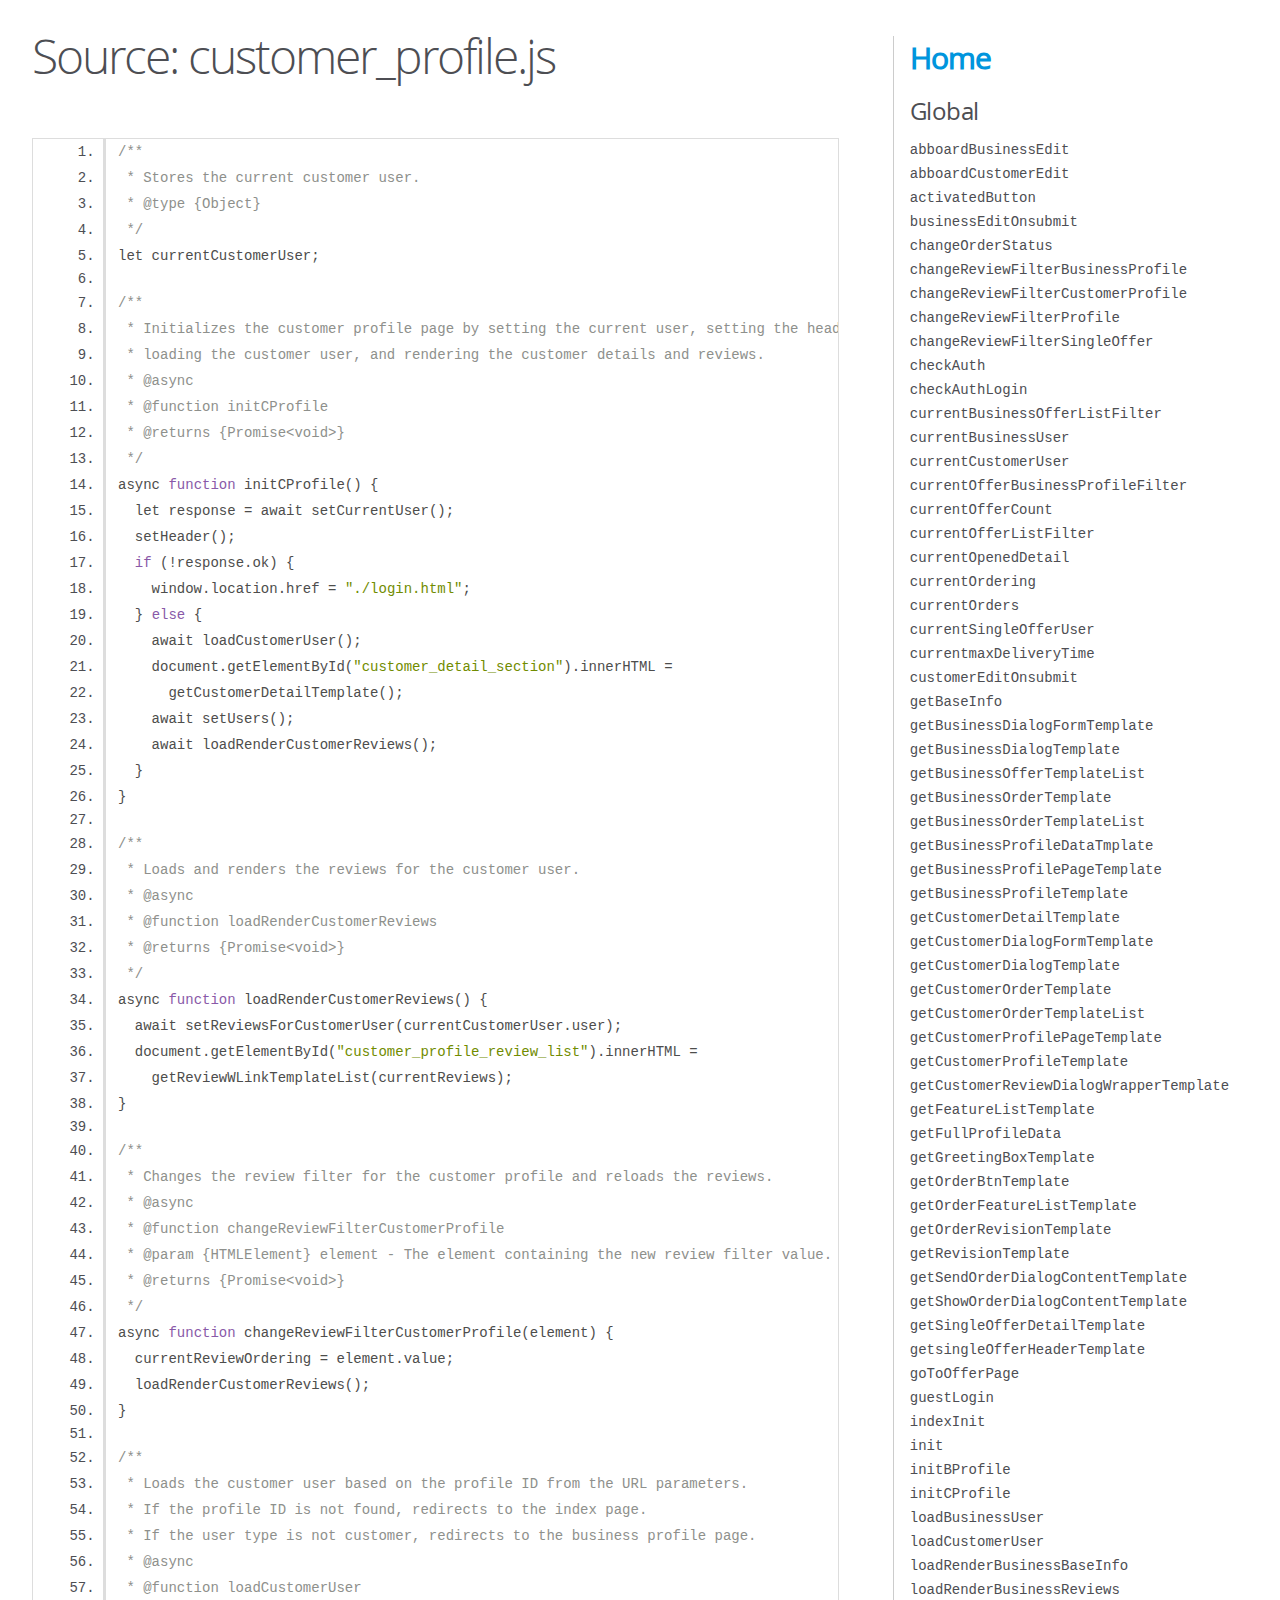
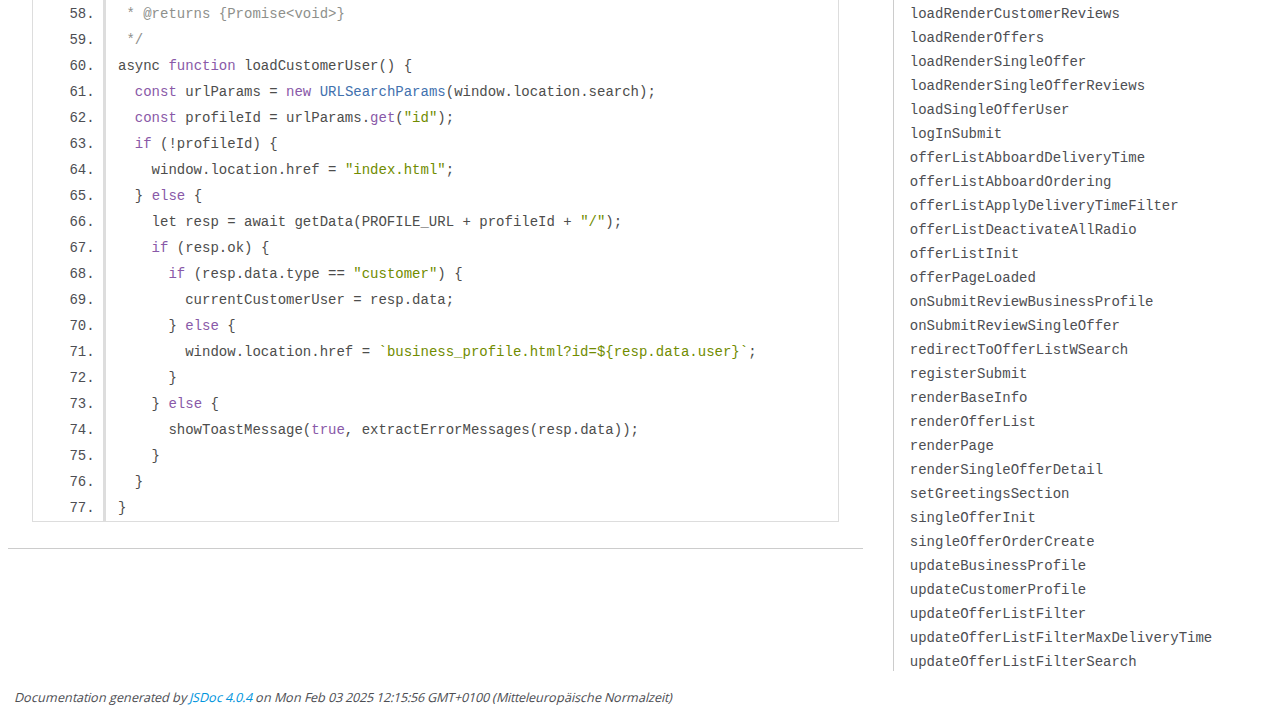
<file: scripts/docs/customer_profile.js.html>
<!DOCTYPE html>
<html lang="en">
<head>
    <meta charset="utf-8">
    <title>JSDoc: Source: customer_profile.js</title>

    <script src="scripts/prettify/prettify.js"> </script>
    <script src="scripts/prettify/lang-css.js"> </script>
    <!--[if lt IE 9]>
      <script src="//html5shiv.googlecode.com/svn/trunk/html5.js"></script>
    <![endif]-->
    <link type="text/css" rel="stylesheet" href="styles/prettify-tomorrow.css">
    <link type="text/css" rel="stylesheet" href="styles/jsdoc-default.css">
</head>

<body>

<div id="main">

    <h1 class="page-title">Source: customer_profile.js</h1>

    



    
    <section>
        <article>
            <pre class="prettyprint source linenums"><code>/**
 * Stores the current customer user.
 * @type {Object}
 */
let currentCustomerUser;

/**
 * Initializes the customer profile page by setting the current user, setting the header,
 * loading the customer user, and rendering the customer details and reviews.
 * @async
 * @function initCProfile
 * @returns {Promise&lt;void>}
 */
async function initCProfile() {
  let response = await setCurrentUser();
  setHeader();
  if (!response.ok) {
    window.location.href = "./login.html";
  } else {
    await loadCustomerUser();
    document.getElementById("customer_detail_section").innerHTML =
      getCustomerDetailTemplate();
    await setUsers();
    await loadRenderCustomerReviews();
  }
}

/**
 * Loads and renders the reviews for the customer user.
 * @async
 * @function loadRenderCustomerReviews
 * @returns {Promise&lt;void>}
 */
async function loadRenderCustomerReviews() {
  await setReviewsForCustomerUser(currentCustomerUser.user);
  document.getElementById("customer_profile_review_list").innerHTML =
    getReviewWLinkTemplateList(currentReviews);
}

/**
 * Changes the review filter for the customer profile and reloads the reviews.
 * @async
 * @function changeReviewFilterCustomerProfile
 * @param {HTMLElement} element - The element containing the new review filter value.
 * @returns {Promise&lt;void>}
 */
async function changeReviewFilterCustomerProfile(element) {
  currentReviewOrdering = element.value;
  loadRenderCustomerReviews();
}

/**
 * Loads the customer user based on the profile ID from the URL parameters.
 * If the profile ID is not found, redirects to the index page.
 * If the user type is not customer, redirects to the business profile page.
 * @async
 * @function loadCustomerUser
 * @returns {Promise&lt;void>}
 */
async function loadCustomerUser() {
  const urlParams = new URLSearchParams(window.location.search);
  const profileId = urlParams.get("id");
  if (!profileId) {
    window.location.href = "index.html";
  } else {
    let resp = await getData(PROFILE_URL + profileId + "/");
    if (resp.ok) {
      if (resp.data.type == "customer") {
        currentCustomerUser = resp.data;
      } else {
        window.location.href = `business_profile.html?id=${resp.data.user}`;
      }
    } else {
      showToastMessage(true, extractErrorMessages(resp.data));
    }
  }
}
</code></pre>
        </article>
    </section>




</div>

<nav>
    <h2><a href="index.html">Home</a></h2><h3>Global</h3><ul><li><a href="global.html#abboardBusinessEdit">abboardBusinessEdit</a></li><li><a href="global.html#abboardCustomerEdit">abboardCustomerEdit</a></li><li><a href="global.html#activatedButton">activatedButton</a></li><li><a href="global.html#businessEditOnsubmit">businessEditOnsubmit</a></li><li><a href="global.html#changeOrderStatus">changeOrderStatus</a></li><li><a href="global.html#changeReviewFilterBusinessProfile">changeReviewFilterBusinessProfile</a></li><li><a href="global.html#changeReviewFilterCustomerProfile">changeReviewFilterCustomerProfile</a></li><li><a href="global.html#changeReviewFilterProfile">changeReviewFilterProfile</a></li><li><a href="global.html#changeReviewFilterSingleOffer">changeReviewFilterSingleOffer</a></li><li><a href="global.html#checkAuth">checkAuth</a></li><li><a href="global.html#checkAuthLogin">checkAuthLogin</a></li><li><a href="global.html#currentBusinessOfferListFilter">currentBusinessOfferListFilter</a></li><li><a href="global.html#currentBusinessUser">currentBusinessUser</a></li><li><a href="global.html#currentCustomerUser">currentCustomerUser</a></li><li><a href="global.html#currentOfferBusinessProfileFilter">currentOfferBusinessProfileFilter</a></li><li><a href="global.html#currentOfferCount">currentOfferCount</a></li><li><a href="global.html#currentOfferListFilter">currentOfferListFilter</a></li><li><a href="global.html#currentOpenedDetail">currentOpenedDetail</a></li><li><a href="global.html#currentOrdering">currentOrdering</a></li><li><a href="global.html#currentOrders">currentOrders</a></li><li><a href="global.html#currentSingleOfferUser">currentSingleOfferUser</a></li><li><a href="global.html#currentmaxDeliveryTime">currentmaxDeliveryTime</a></li><li><a href="global.html#customerEditOnsubmit">customerEditOnsubmit</a></li><li><a href="global.html#getBaseInfo">getBaseInfo</a></li><li><a href="global.html#getBusinessDialogFormTemplate">getBusinessDialogFormTemplate</a></li><li><a href="global.html#getBusinessDialogTemplate">getBusinessDialogTemplate</a></li><li><a href="global.html#getBusinessOfferTemplateList">getBusinessOfferTemplateList</a></li><li><a href="global.html#getBusinessOrderTemplate">getBusinessOrderTemplate</a></li><li><a href="global.html#getBusinessOrderTemplateList">getBusinessOrderTemplateList</a></li><li><a href="global.html#getBusinessProfileDataTmplate">getBusinessProfileDataTmplate</a></li><li><a href="global.html#getBusinessProfilePageTemplate">getBusinessProfilePageTemplate</a></li><li><a href="global.html#getBusinessProfileTemplate">getBusinessProfileTemplate</a></li><li><a href="global.html#getCustomerDetailTemplate">getCustomerDetailTemplate</a></li><li><a href="global.html#getCustomerDialogFormTemplate">getCustomerDialogFormTemplate</a></li><li><a href="global.html#getCustomerDialogTemplate">getCustomerDialogTemplate</a></li><li><a href="global.html#getCustomerOrderTemplate">getCustomerOrderTemplate</a></li><li><a href="global.html#getCustomerOrderTemplateList">getCustomerOrderTemplateList</a></li><li><a href="global.html#getCustomerProfilePageTemplate">getCustomerProfilePageTemplate</a></li><li><a href="global.html#getCustomerProfileTemplate">getCustomerProfileTemplate</a></li><li><a href="global.html#getCustomerReviewDialogWrapperTemplate">getCustomerReviewDialogWrapperTemplate</a></li><li><a href="global.html#getFeatureListTemplate">getFeatureListTemplate</a></li><li><a href="global.html#getFullProfileData">getFullProfileData</a></li><li><a href="global.html#getGreetingBoxTemplate">getGreetingBoxTemplate</a></li><li><a href="global.html#getOrderBtnTemplate">getOrderBtnTemplate</a></li><li><a href="global.html#getOrderFeatureListTemplate">getOrderFeatureListTemplate</a></li><li><a href="global.html#getOrderRevisionTemplate">getOrderRevisionTemplate</a></li><li><a href="global.html#getRevisionTemplate">getRevisionTemplate</a></li><li><a href="global.html#getSendOrderDialogContentTemplate">getSendOrderDialogContentTemplate</a></li><li><a href="global.html#getShowOrderDialogContentTemplate">getShowOrderDialogContentTemplate</a></li><li><a href="global.html#getSingleOfferDetailTemplate">getSingleOfferDetailTemplate</a></li><li><a href="global.html#getsingleOfferHeaderTemplate">getsingleOfferHeaderTemplate</a></li><li><a href="global.html#goToOfferPage">goToOfferPage</a></li><li><a href="global.html#guestLogin">guestLogin</a></li><li><a href="global.html#indexInit">indexInit</a></li><li><a href="global.html#init">init</a></li><li><a href="global.html#initBProfile">initBProfile</a></li><li><a href="global.html#initCProfile">initCProfile</a></li><li><a href="global.html#loadBusinessUser">loadBusinessUser</a></li><li><a href="global.html#loadCustomerUser">loadCustomerUser</a></li><li><a href="global.html#loadRenderBusinessBaseInfo">loadRenderBusinessBaseInfo</a></li><li><a href="global.html#loadRenderBusinessReviews">loadRenderBusinessReviews</a></li><li><a href="global.html#loadRenderCustomerReviews">loadRenderCustomerReviews</a></li><li><a href="global.html#loadRenderOffers">loadRenderOffers</a></li><li><a href="global.html#loadRenderSingleOffer">loadRenderSingleOffer</a></li><li><a href="global.html#loadRenderSingleOfferReviews">loadRenderSingleOfferReviews</a></li><li><a href="global.html#loadSingleOfferUser">loadSingleOfferUser</a></li><li><a href="global.html#logInSubmit">logInSubmit</a></li><li><a href="global.html#offerListAbboardDeliveryTime">offerListAbboardDeliveryTime</a></li><li><a href="global.html#offerListAbboardOrdering">offerListAbboardOrdering</a></li><li><a href="global.html#offerListApplyDeliveryTimeFilter">offerListApplyDeliveryTimeFilter</a></li><li><a href="global.html#offerListDeactivateAllRadio">offerListDeactivateAllRadio</a></li><li><a href="global.html#offerListInit">offerListInit</a></li><li><a href="global.html#offerPageLoaded">offerPageLoaded</a></li><li><a href="global.html#onSubmitReviewBusinessProfile">onSubmitReviewBusinessProfile</a></li><li><a href="global.html#onSubmitReviewSingleOffer">onSubmitReviewSingleOffer</a></li><li><a href="global.html#redirectToOfferListWSearch">redirectToOfferListWSearch</a></li><li><a href="global.html#registerSubmit">registerSubmit</a></li><li><a href="global.html#renderBaseInfo">renderBaseInfo</a></li><li><a href="global.html#renderOfferList">renderOfferList</a></li><li><a href="global.html#renderPage">renderPage</a></li><li><a href="global.html#renderSingleOfferDetail">renderSingleOfferDetail</a></li><li><a href="global.html#setGreetingsSection">setGreetingsSection</a></li><li><a href="global.html#singleOfferInit">singleOfferInit</a></li><li><a href="global.html#singleOfferOrderCreate">singleOfferOrderCreate</a></li><li><a href="global.html#updateBusinessProfile">updateBusinessProfile</a></li><li><a href="global.html#updateCustomerProfile">updateCustomerProfile</a></li><li><a href="global.html#updateOfferListFilter">updateOfferListFilter</a></li><li><a href="global.html#updateOfferListFilterMaxDeliveryTime">updateOfferListFilterMaxDeliveryTime</a></li><li><a href="global.html#updateOfferListFilterSearch">updateOfferListFilterSearch</a></li></ul>
</nav>

<br class="clear">

<footer>
    Documentation generated by <a href="https://github.com/jsdoc/jsdoc">JSDoc 4.0.4</a> on Mon Feb 03 2025 12:15:56 GMT+0100 (Mitteleuropäische Normalzeit)
</footer>

<script> prettyPrint(); </script>
<script src="scripts/linenumber.js"> </script>
</body>
</html>
</file>
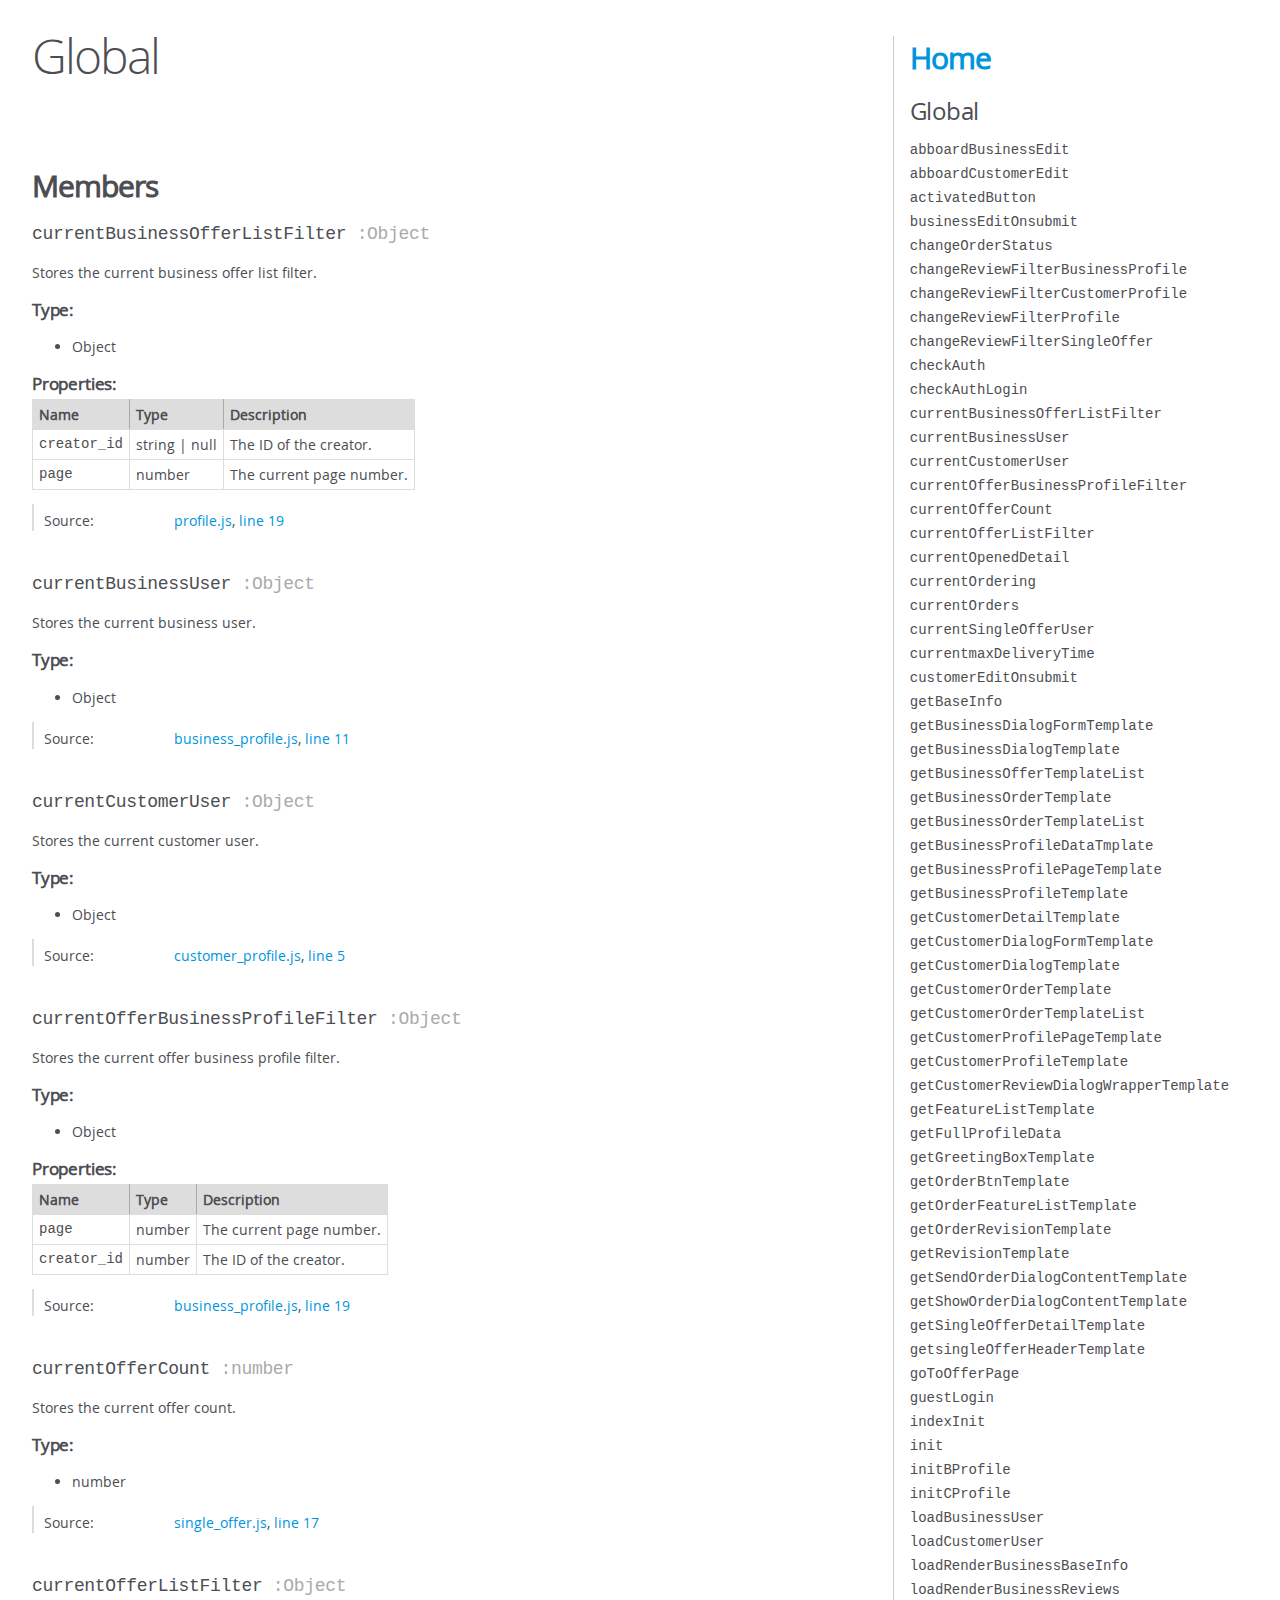
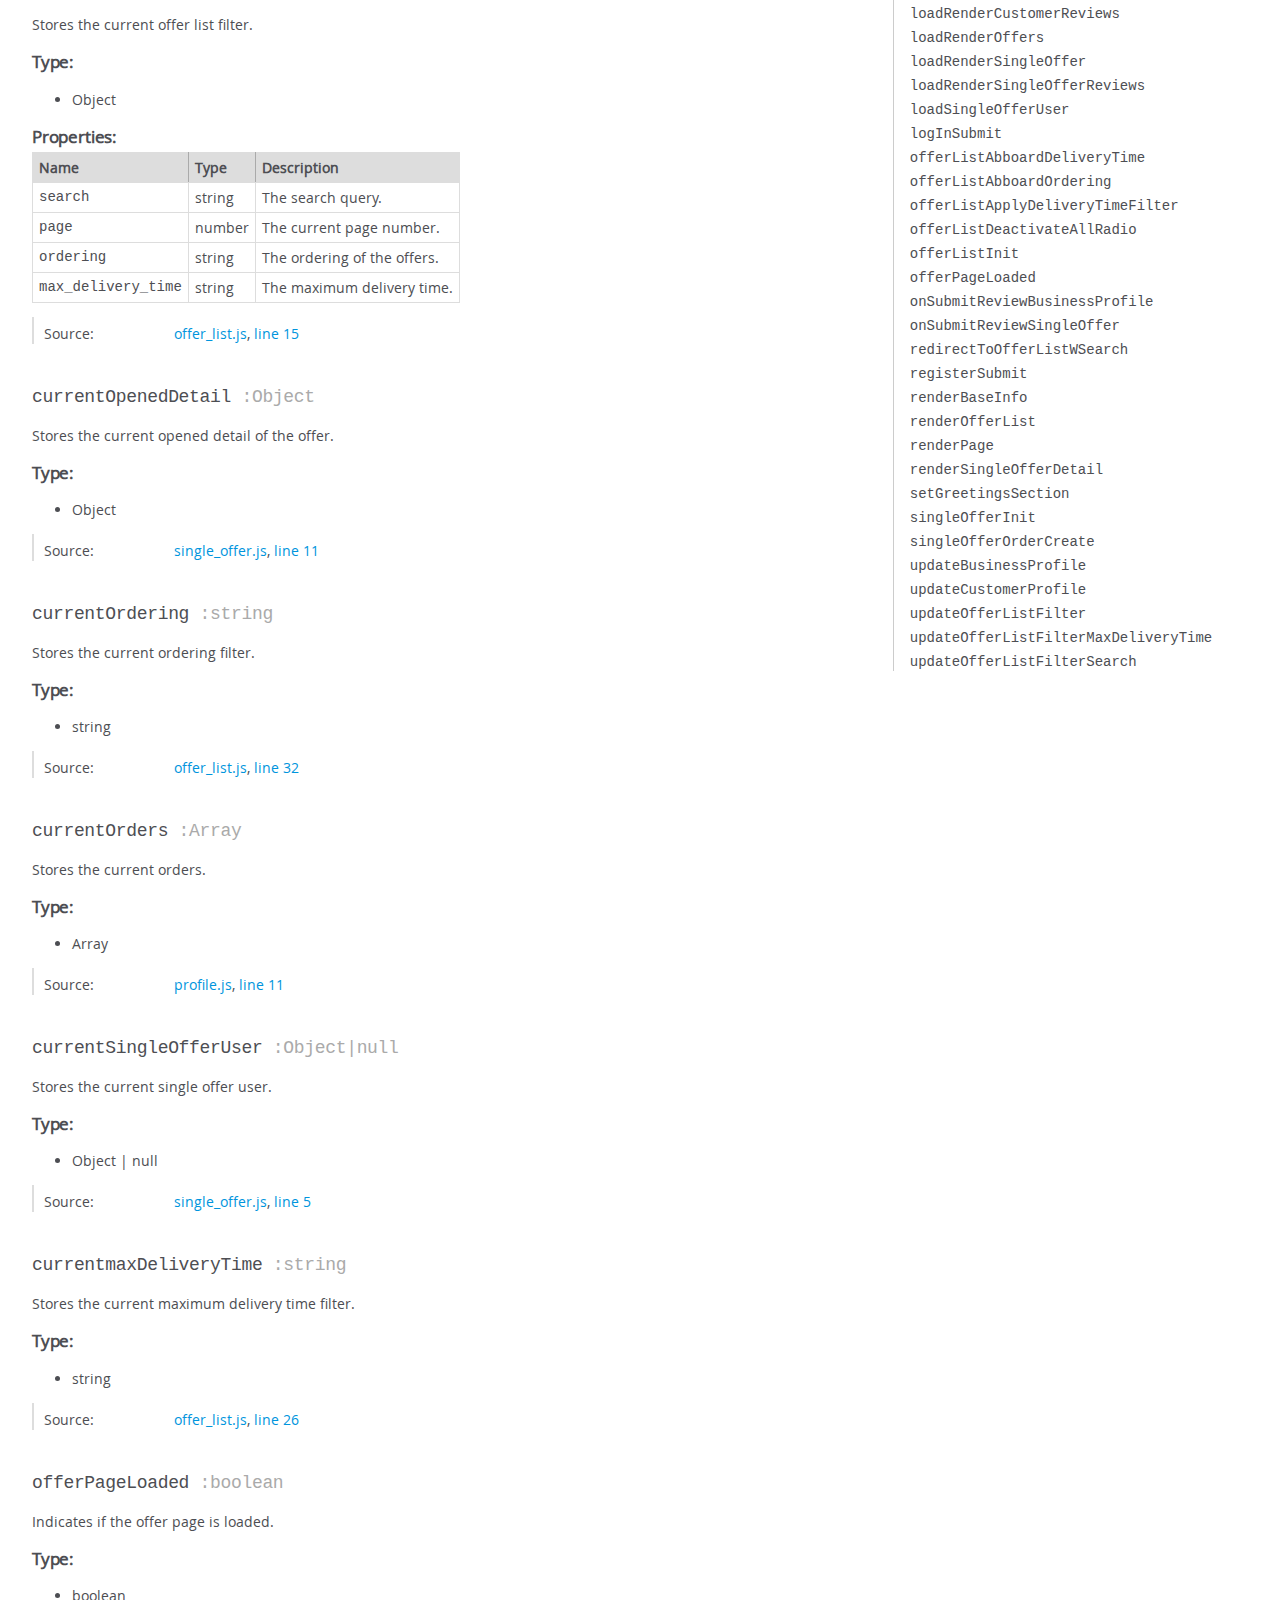
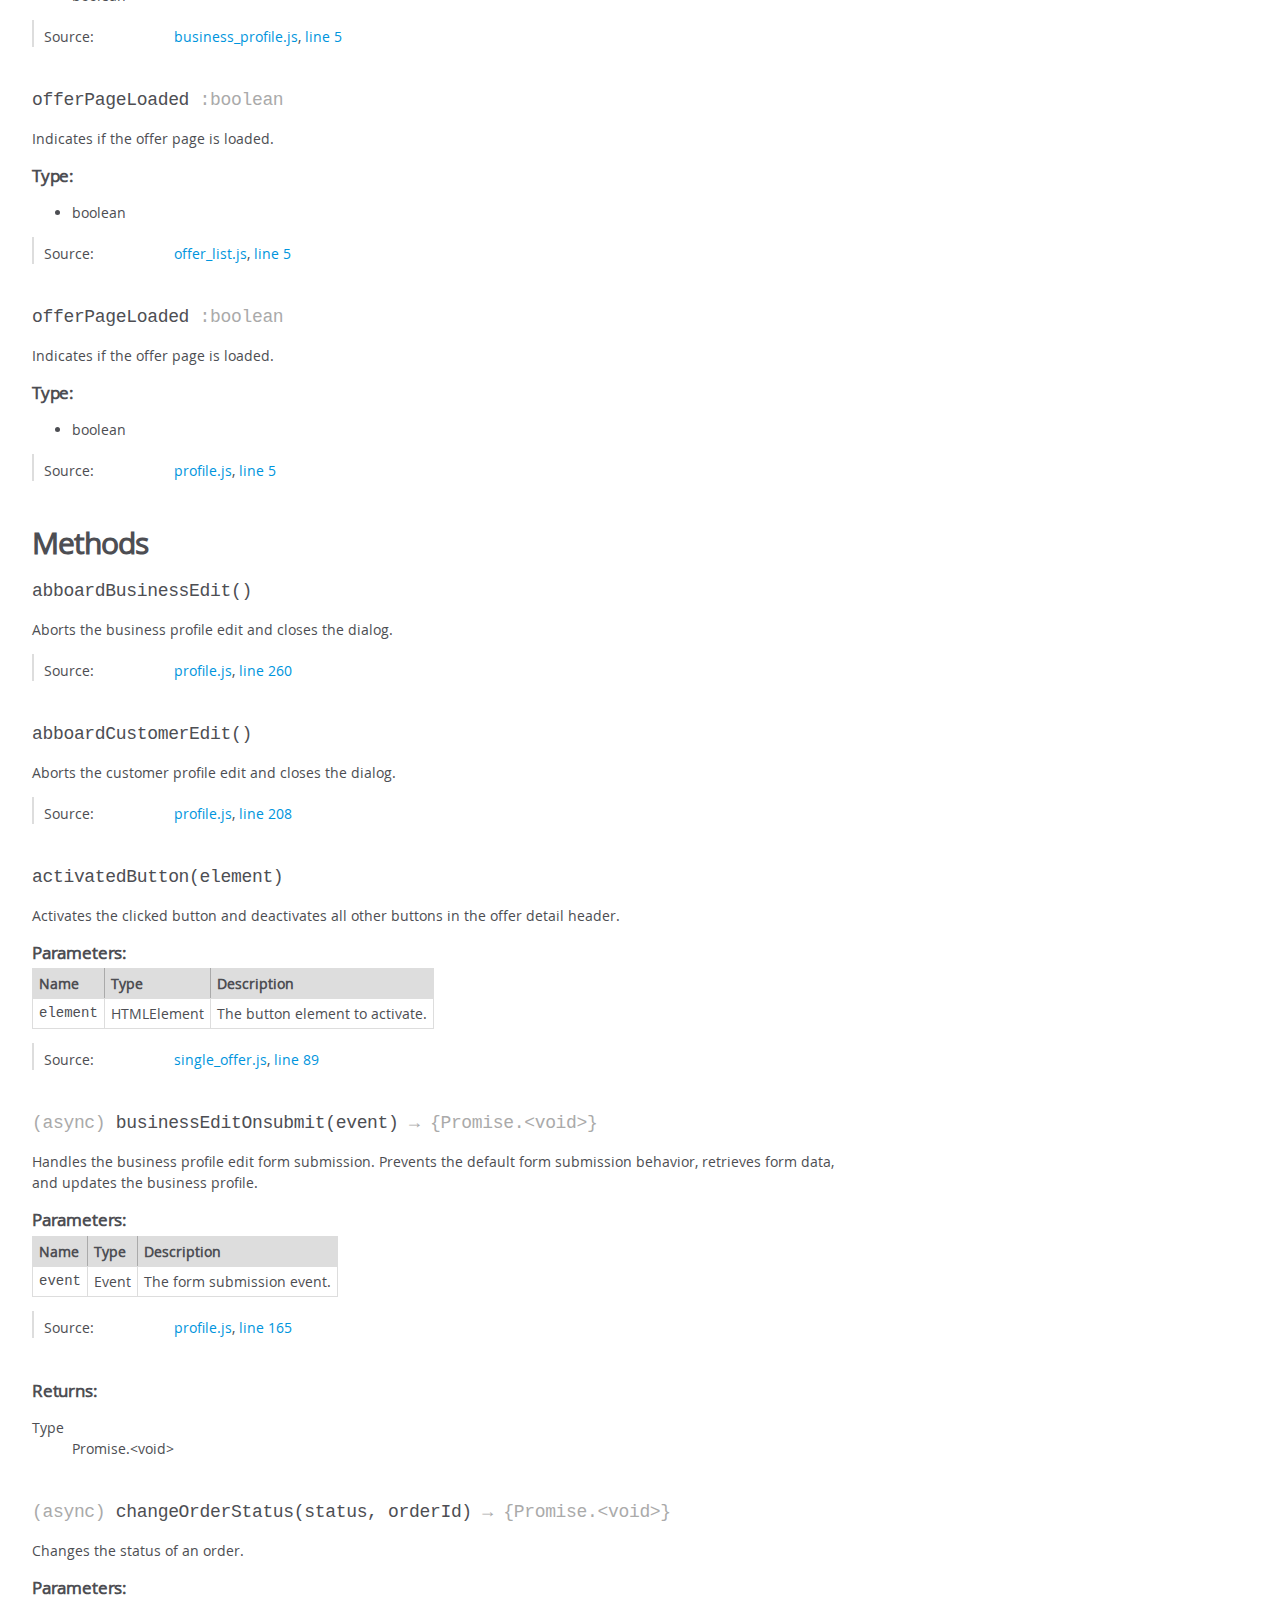
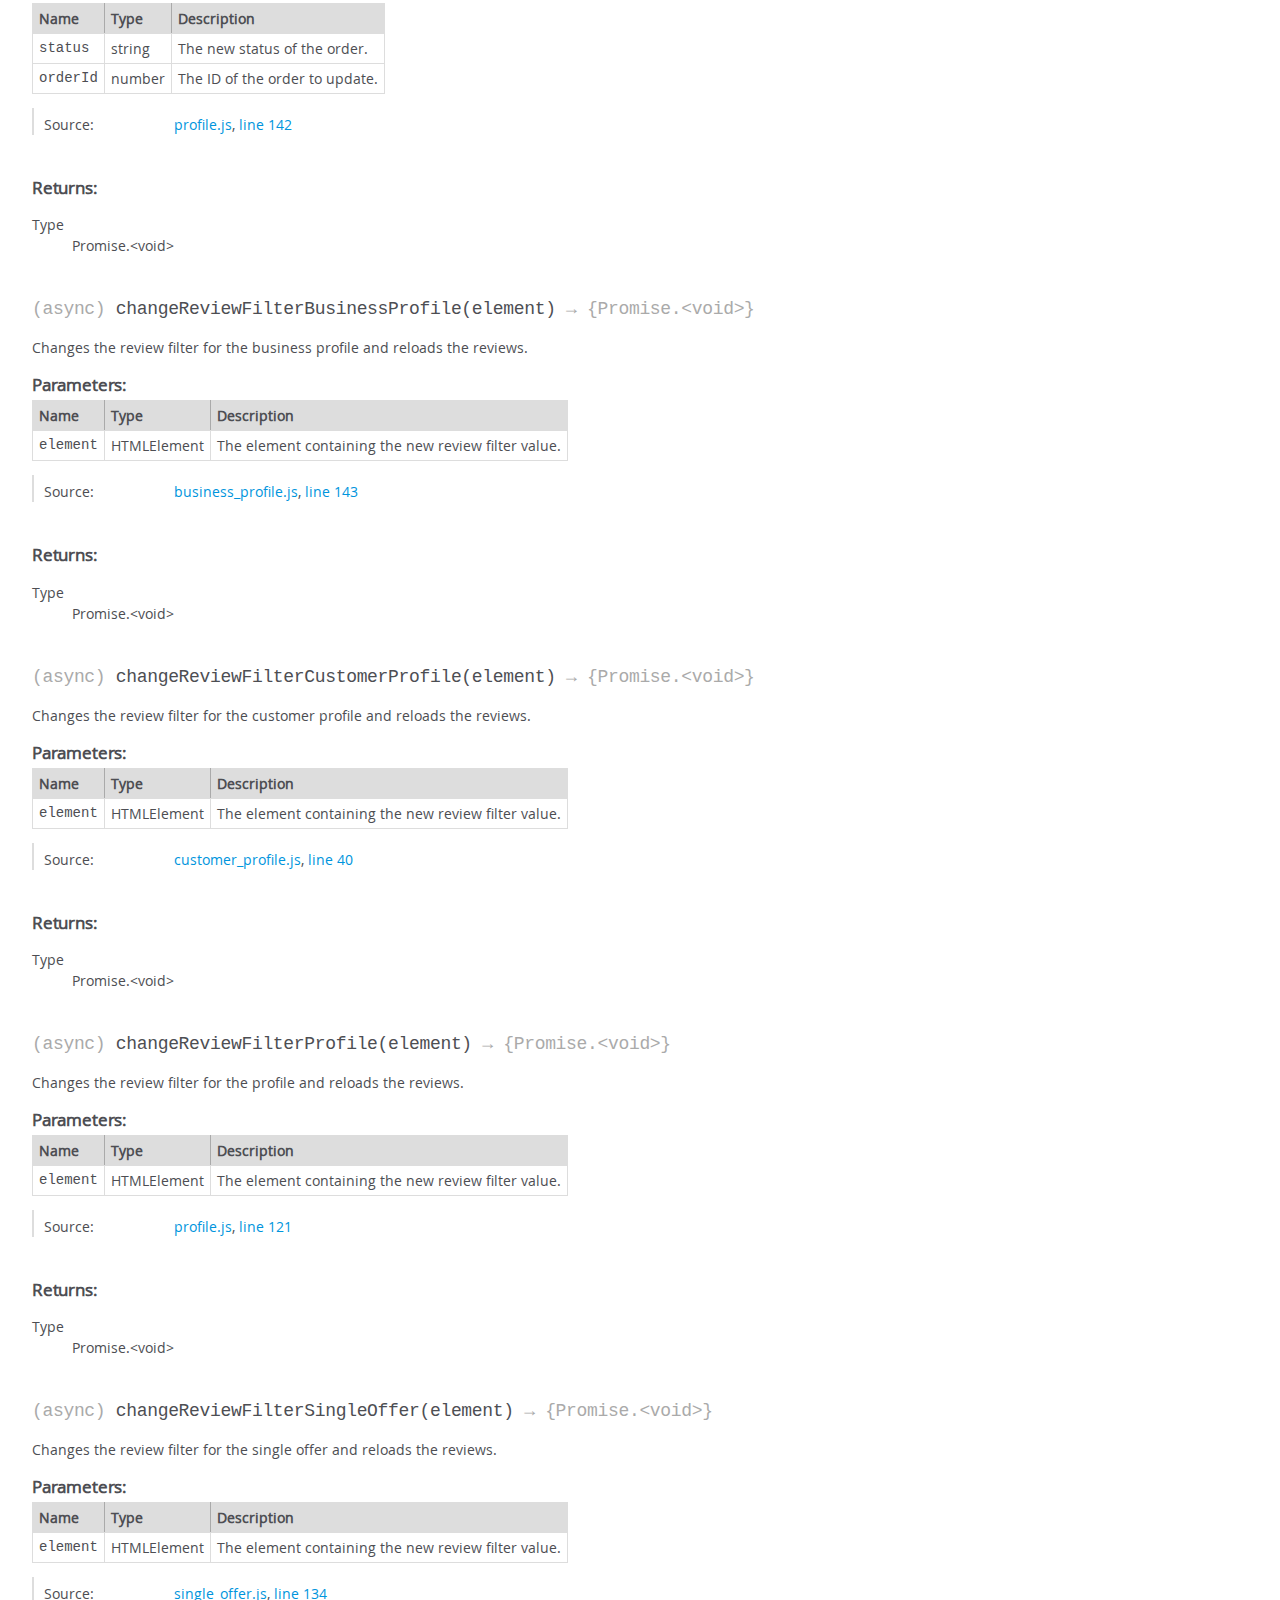
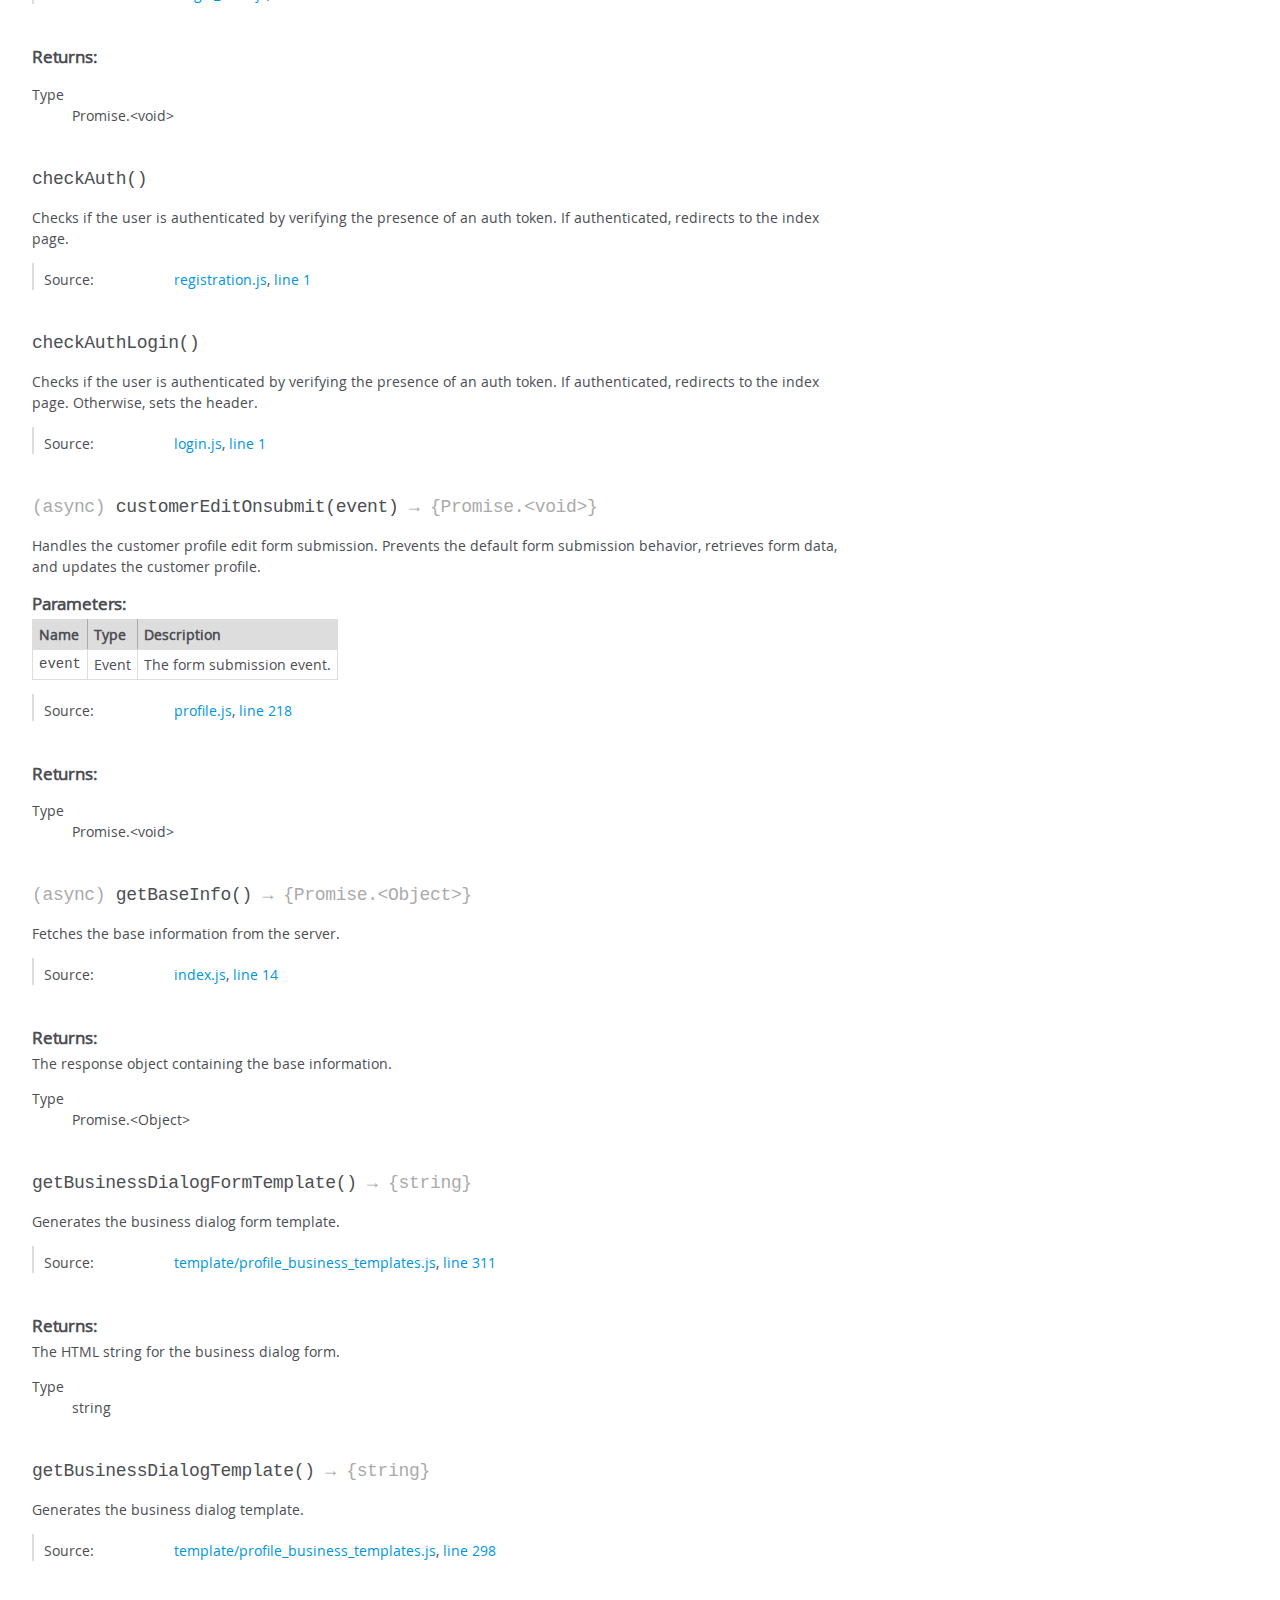
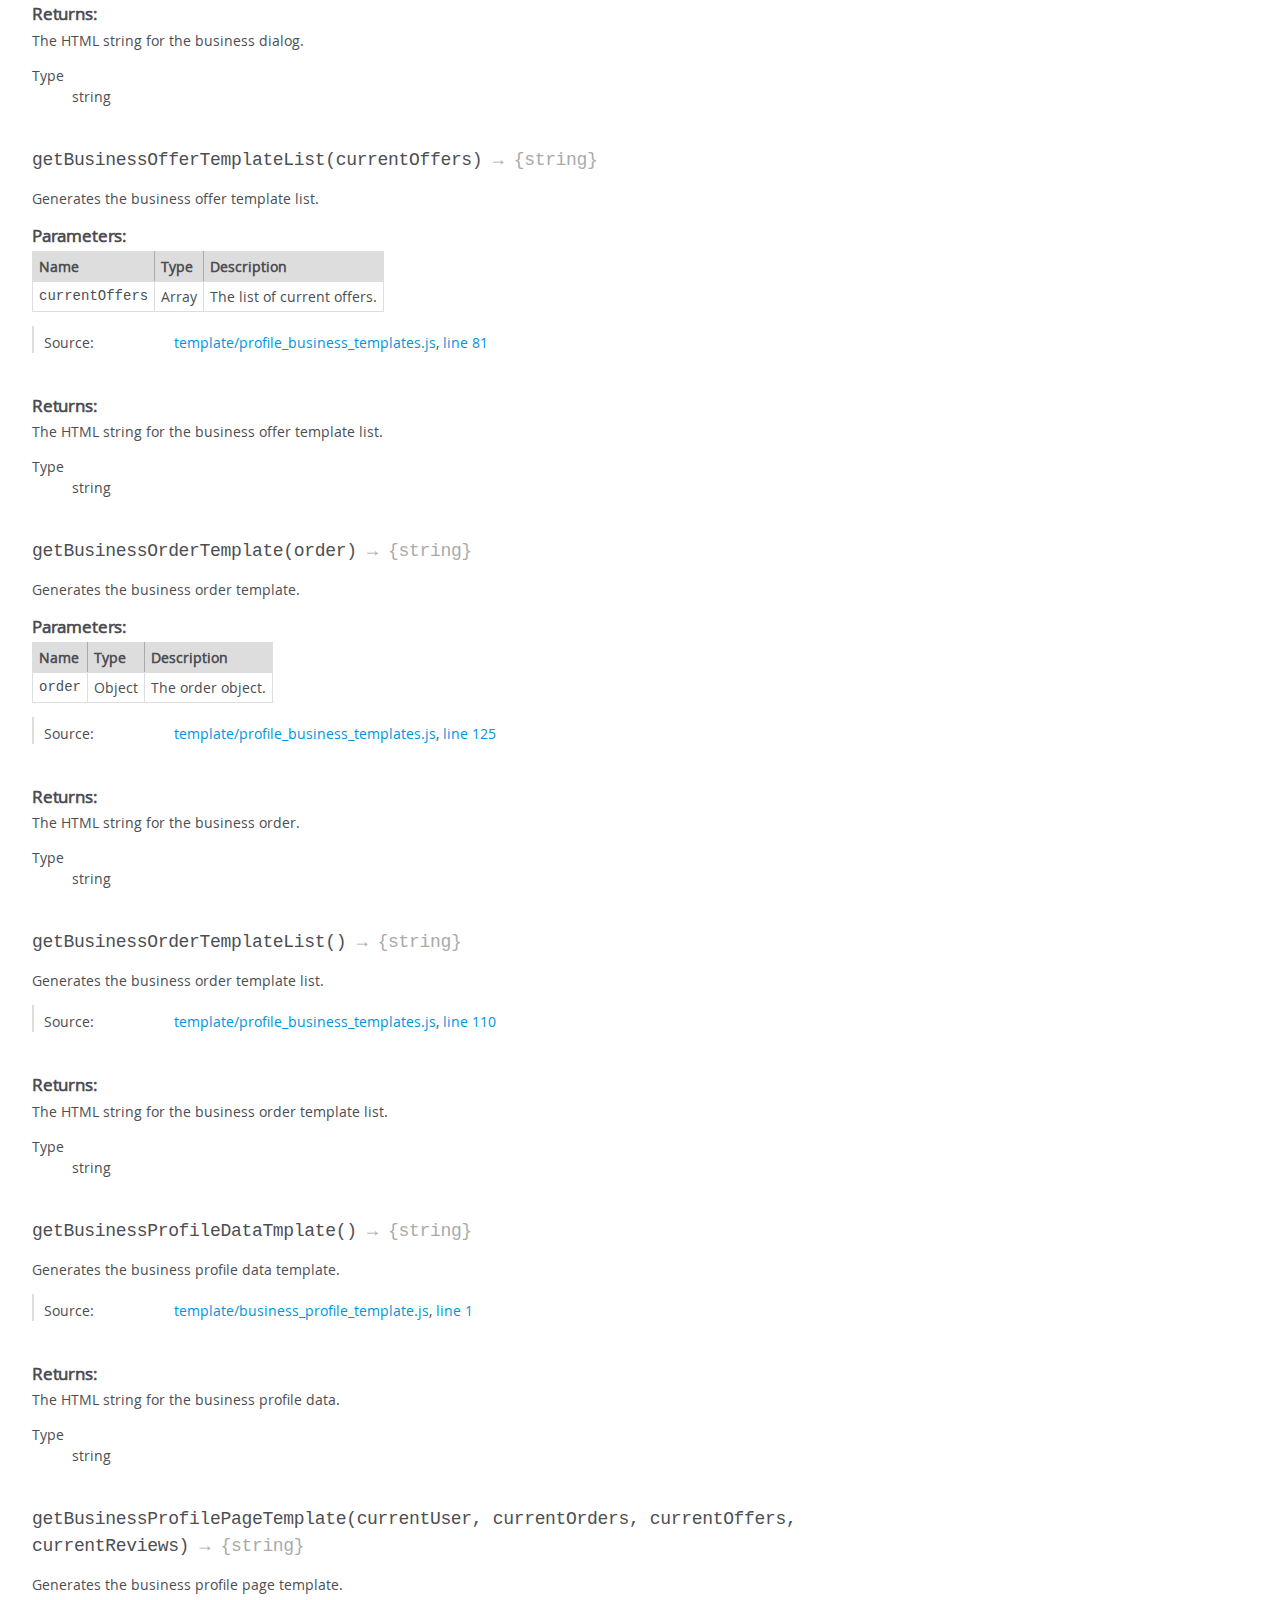
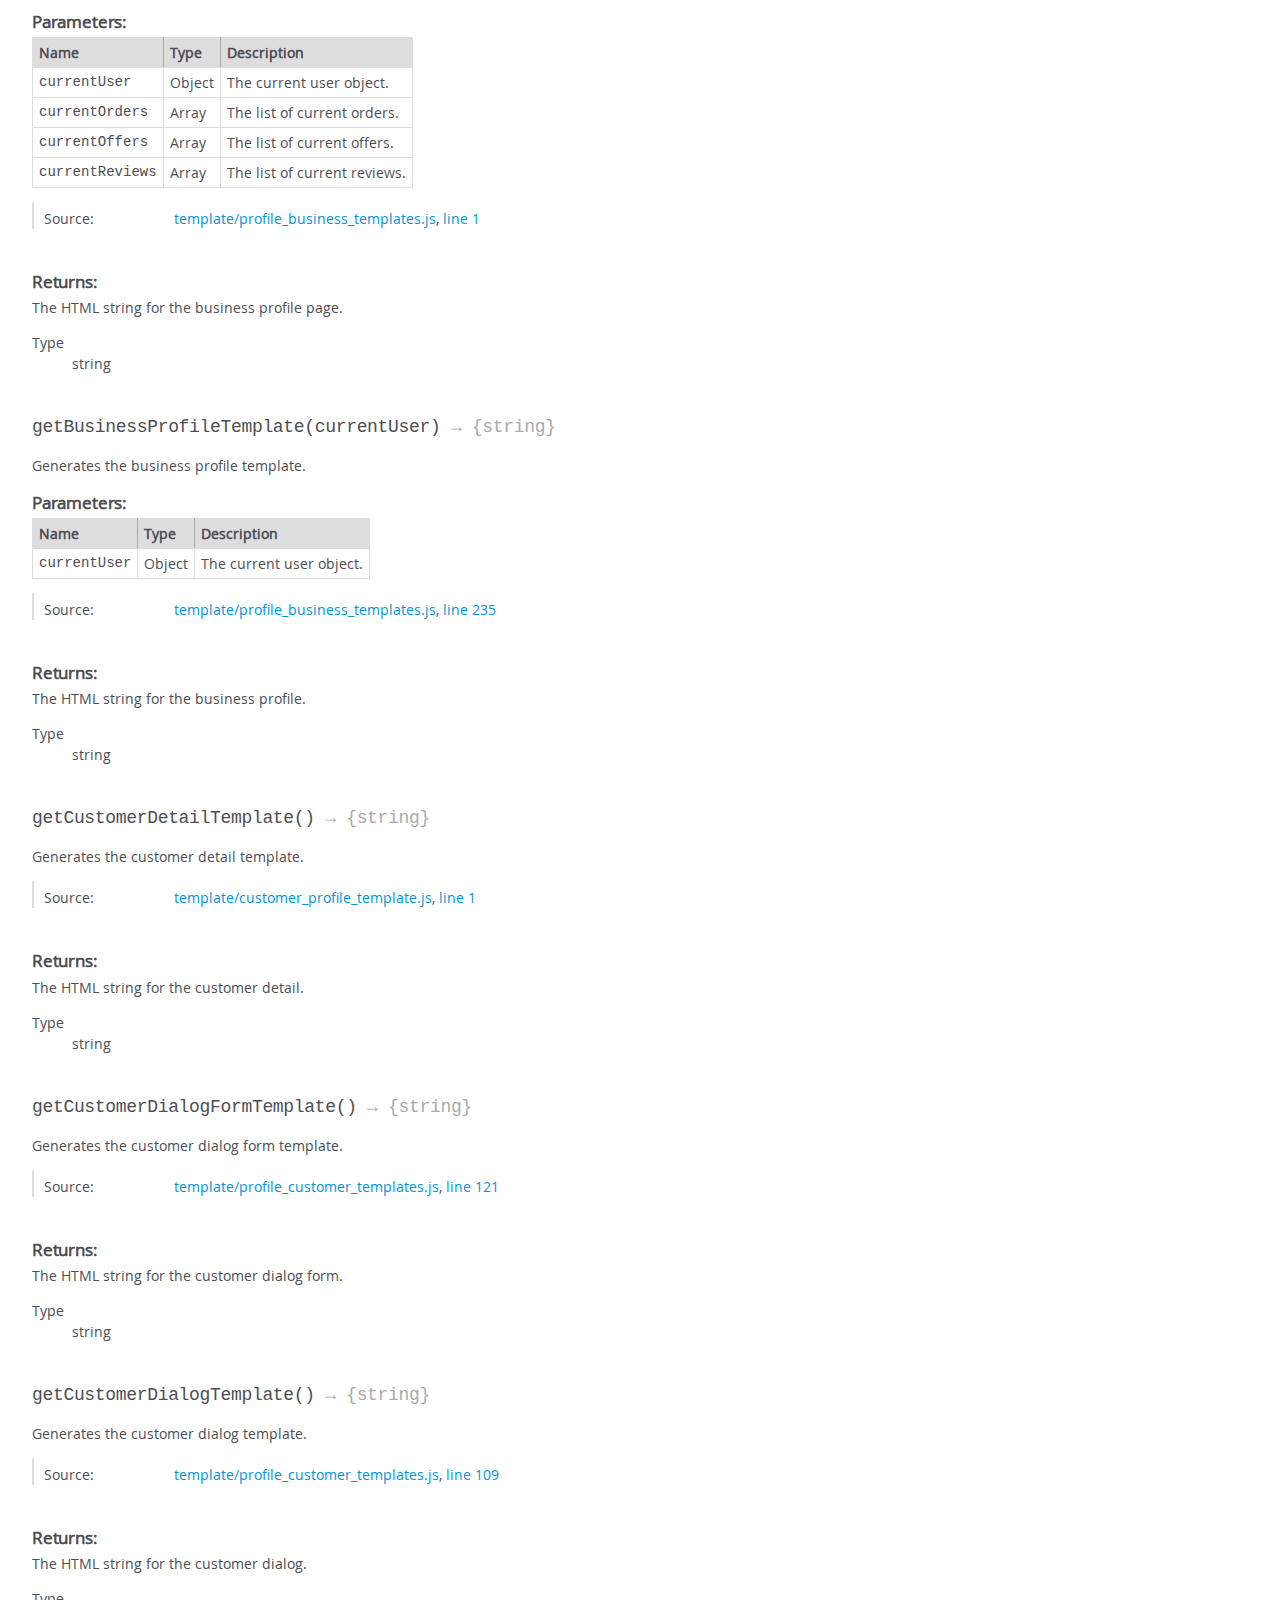
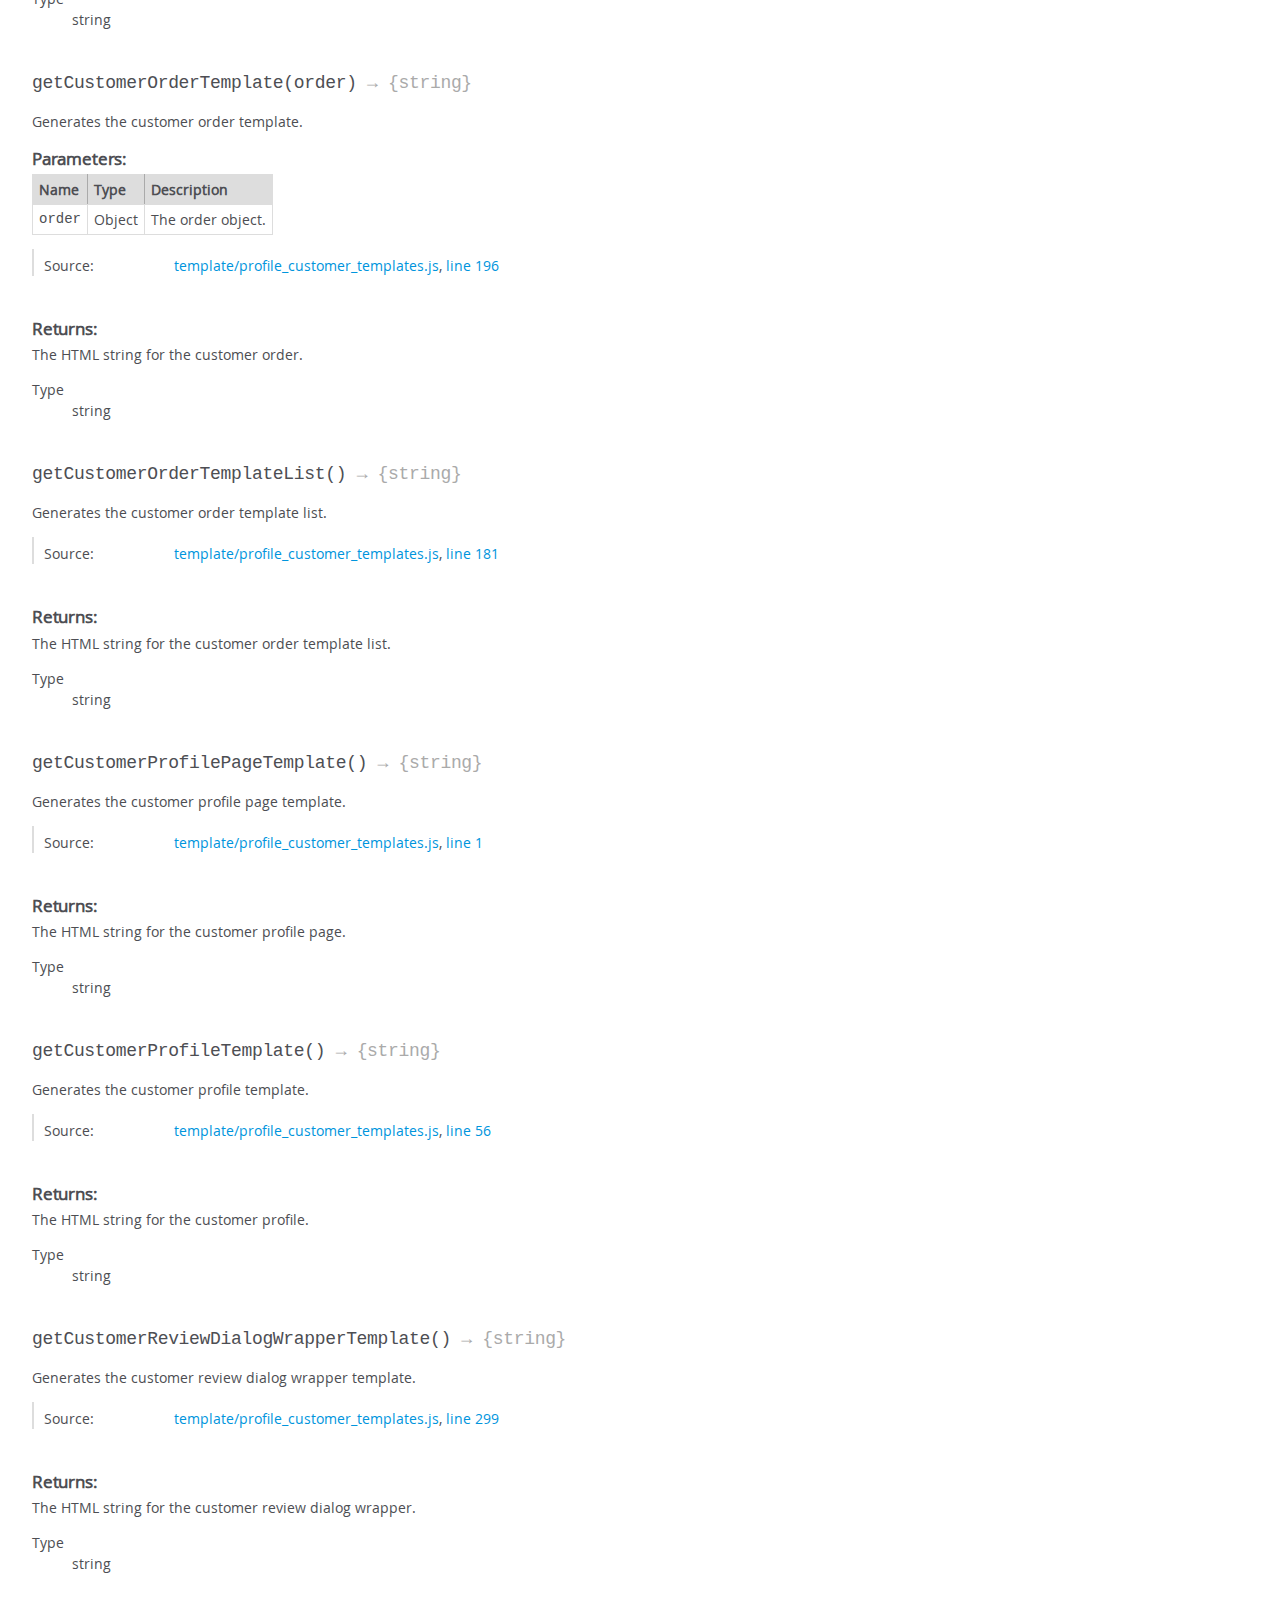
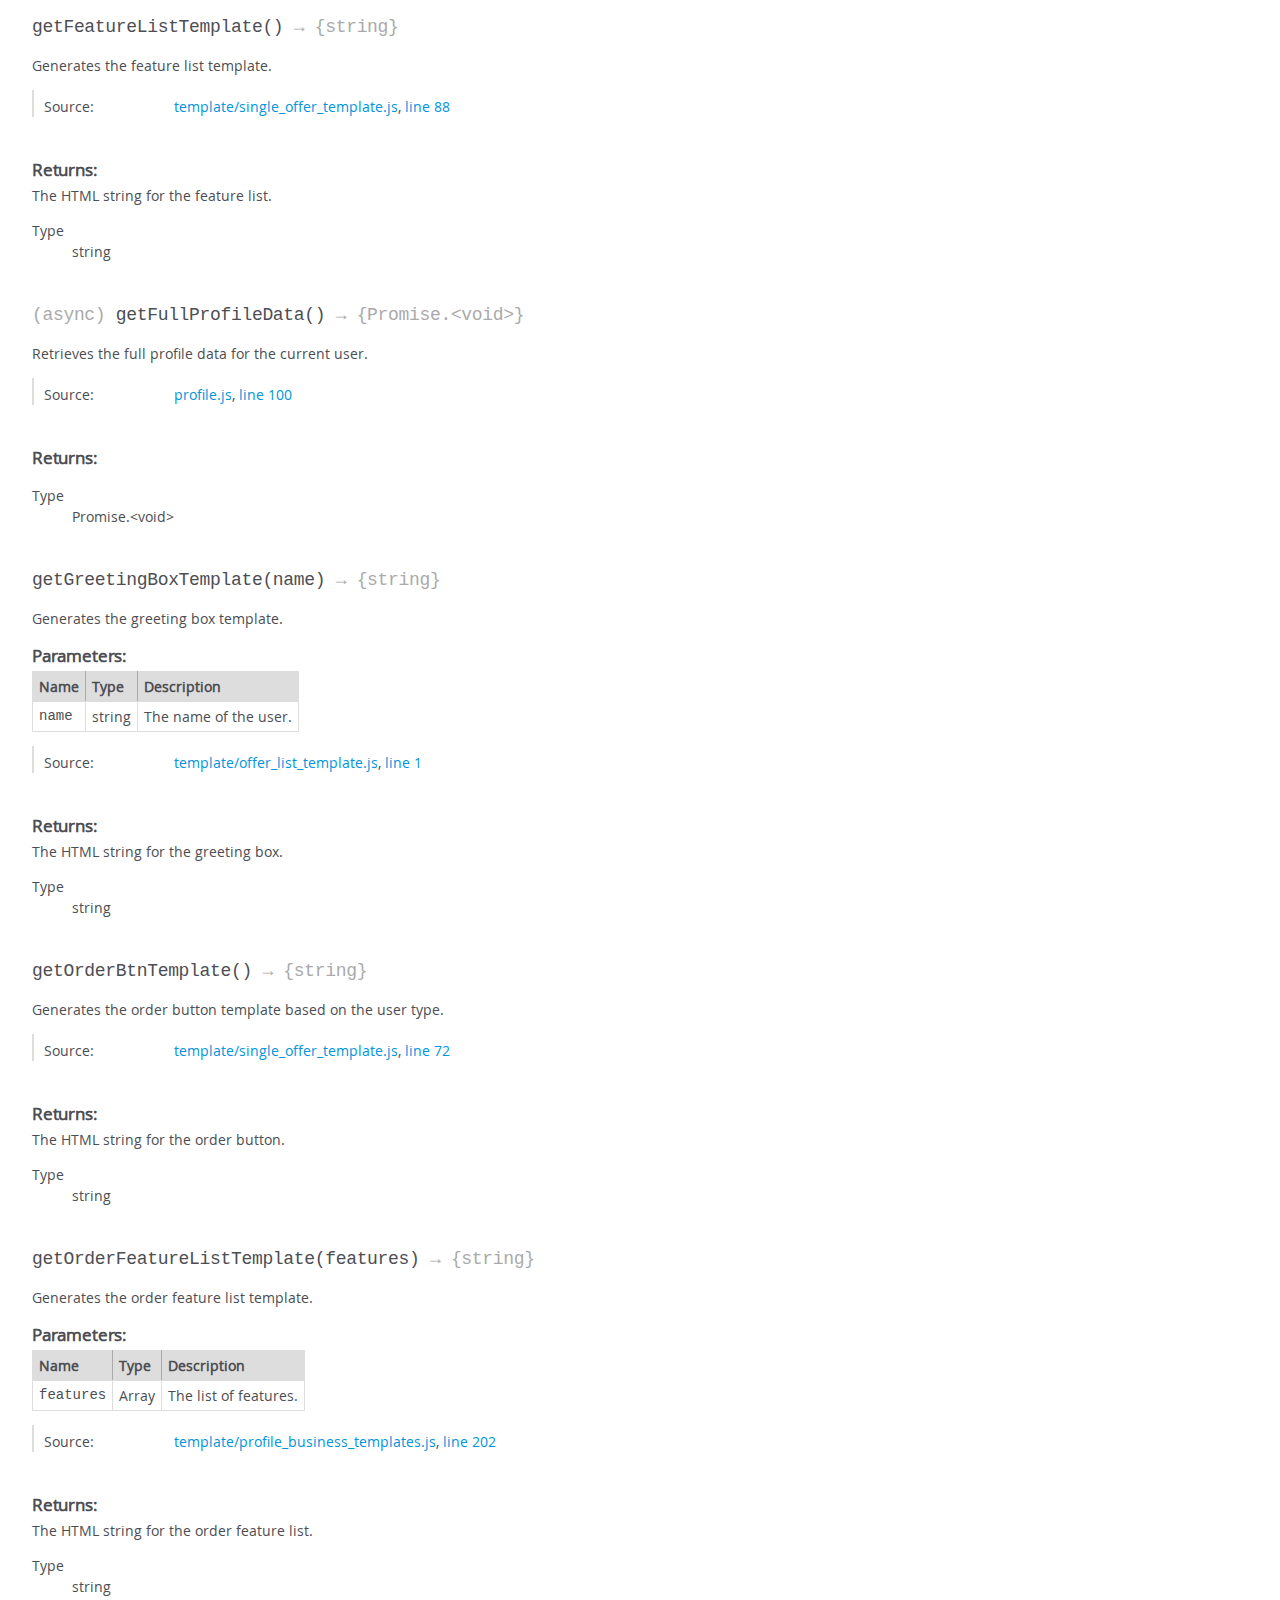
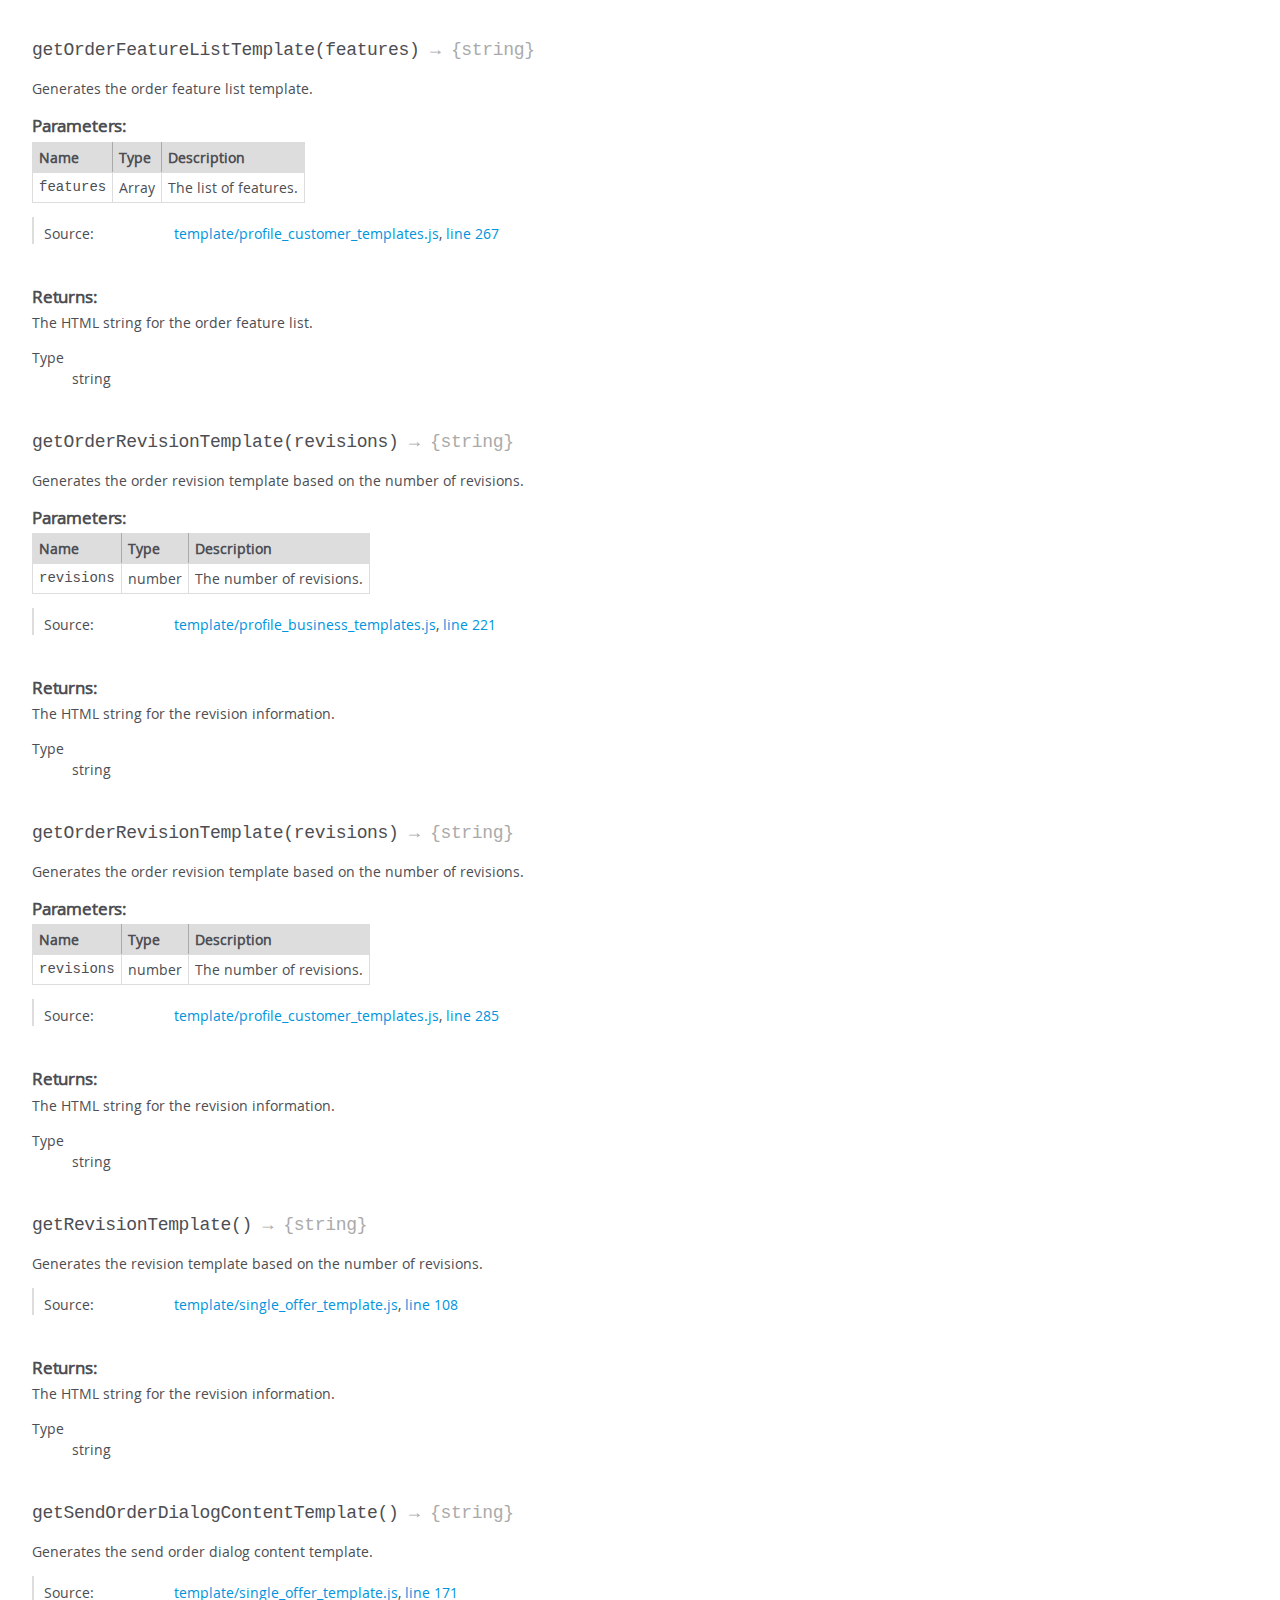
<file: scripts/docs/global.html>
<!DOCTYPE html>
<html lang="en">
<head>
    <meta charset="utf-8">
    <title>JSDoc: Global</title>

    <script src="scripts/prettify/prettify.js"> </script>
    <script src="scripts/prettify/lang-css.js"> </script>
    <!--[if lt IE 9]>
      <script src="//html5shiv.googlecode.com/svn/trunk/html5.js"></script>
    <![endif]-->
    <link type="text/css" rel="stylesheet" href="styles/prettify-tomorrow.css">
    <link type="text/css" rel="stylesheet" href="styles/jsdoc-default.css">
</head>

<body>

<div id="main">

    <h1 class="page-title">Global</h1>

    




<section>

<header>
    
        <h2></h2>
        
    
</header>

<article>
    <div class="container-overview">
    
        

        


<dl class="details">

    

    

    

    

    

    

    

    

    

    

    

    

    

    

    

    
</dl>


        
    
    </div>

    

    

    

    

    

    

    
        <h3 class="subsection-title">Members</h3>

        
            
<h4 class="name" id="currentBusinessOfferListFilter"><span class="type-signature"></span>currentBusinessOfferListFilter<span class="type-signature"> :Object</span></h4>




<div class="description">
    Stores the current business offer list filter.
</div>



    <h5>Type:</h5>
    <ul>
        <li>
            
<span class="param-type">Object</span>


        </li>
    </ul>





    <h5 class="subsection-title">Properties:</h5>

    

<table class="props">
    <thead>
    <tr>
        
        <th>Name</th>
        

        <th>Type</th>

        

        

        <th class="last">Description</th>
    </tr>
    </thead>

    <tbody>
    

        <tr>
            
                <td class="name"><code>creator_id</code></td>
            

            <td class="type">
            
                
<span class="param-type">string</span>
|

<span class="param-type">null</span>


            
            </td>

            

            

            <td class="description last">The ID of the creator.</td>
        </tr>

    

        <tr>
            
                <td class="name"><code>page</code></td>
            

            <td class="type">
            
                
<span class="param-type">number</span>


            
            </td>

            

            

            <td class="description last">The current page number.</td>
        </tr>

    
    </tbody>
</table>




<dl class="details">

    

    

    

    

    

    

    

    

    

    

    

    

    
    <dt class="tag-source">Source:</dt>
    <dd class="tag-source"><ul class="dummy"><li>
        <a href="profile.js.html">profile.js</a>, <a href="profile.js.html#line19">line 19</a>
    </li></ul></dd>
    

    

    

    
</dl>






        
            
<h4 class="name" id="currentBusinessUser"><span class="type-signature"></span>currentBusinessUser<span class="type-signature"> :Object</span></h4>




<div class="description">
    Stores the current business user.
</div>



    <h5>Type:</h5>
    <ul>
        <li>
            
<span class="param-type">Object</span>


        </li>
    </ul>





<dl class="details">

    

    

    

    

    

    

    

    

    

    

    

    

    
    <dt class="tag-source">Source:</dt>
    <dd class="tag-source"><ul class="dummy"><li>
        <a href="business_profile.js.html">business_profile.js</a>, <a href="business_profile.js.html#line11">line 11</a>
    </li></ul></dd>
    

    

    

    
</dl>






        
            
<h4 class="name" id="currentCustomerUser"><span class="type-signature"></span>currentCustomerUser<span class="type-signature"> :Object</span></h4>




<div class="description">
    Stores the current customer user.
</div>



    <h5>Type:</h5>
    <ul>
        <li>
            
<span class="param-type">Object</span>


        </li>
    </ul>





<dl class="details">

    

    

    

    

    

    

    

    

    

    

    

    

    
    <dt class="tag-source">Source:</dt>
    <dd class="tag-source"><ul class="dummy"><li>
        <a href="customer_profile.js.html">customer_profile.js</a>, <a href="customer_profile.js.html#line5">line 5</a>
    </li></ul></dd>
    

    

    

    
</dl>






        
            
<h4 class="name" id="currentOfferBusinessProfileFilter"><span class="type-signature"></span>currentOfferBusinessProfileFilter<span class="type-signature"> :Object</span></h4>




<div class="description">
    Stores the current offer business profile filter.
</div>



    <h5>Type:</h5>
    <ul>
        <li>
            
<span class="param-type">Object</span>


        </li>
    </ul>





    <h5 class="subsection-title">Properties:</h5>

    

<table class="props">
    <thead>
    <tr>
        
        <th>Name</th>
        

        <th>Type</th>

        

        

        <th class="last">Description</th>
    </tr>
    </thead>

    <tbody>
    

        <tr>
            
                <td class="name"><code>page</code></td>
            

            <td class="type">
            
                
<span class="param-type">number</span>


            
            </td>

            

            

            <td class="description last">The current page number.</td>
        </tr>

    

        <tr>
            
                <td class="name"><code>creator_id</code></td>
            

            <td class="type">
            
                
<span class="param-type">number</span>


            
            </td>

            

            

            <td class="description last">The ID of the creator.</td>
        </tr>

    
    </tbody>
</table>




<dl class="details">

    

    

    

    

    

    

    

    

    

    

    

    

    
    <dt class="tag-source">Source:</dt>
    <dd class="tag-source"><ul class="dummy"><li>
        <a href="business_profile.js.html">business_profile.js</a>, <a href="business_profile.js.html#line19">line 19</a>
    </li></ul></dd>
    

    

    

    
</dl>






        
            
<h4 class="name" id="currentOfferCount"><span class="type-signature"></span>currentOfferCount<span class="type-signature"> :number</span></h4>




<div class="description">
    Stores the current offer count.
</div>



    <h5>Type:</h5>
    <ul>
        <li>
            
<span class="param-type">number</span>


        </li>
    </ul>





<dl class="details">

    

    

    

    

    

    

    

    

    

    

    

    

    
    <dt class="tag-source">Source:</dt>
    <dd class="tag-source"><ul class="dummy"><li>
        <a href="single_offer.js.html">single_offer.js</a>, <a href="single_offer.js.html#line17">line 17</a>
    </li></ul></dd>
    

    

    

    
</dl>






        
            
<h4 class="name" id="currentOfferListFilter"><span class="type-signature"></span>currentOfferListFilter<span class="type-signature"> :Object</span></h4>




<div class="description">
    Stores the current offer list filter.
</div>



    <h5>Type:</h5>
    <ul>
        <li>
            
<span class="param-type">Object</span>


        </li>
    </ul>





    <h5 class="subsection-title">Properties:</h5>

    

<table class="props">
    <thead>
    <tr>
        
        <th>Name</th>
        

        <th>Type</th>

        

        

        <th class="last">Description</th>
    </tr>
    </thead>

    <tbody>
    

        <tr>
            
                <td class="name"><code>search</code></td>
            

            <td class="type">
            
                
<span class="param-type">string</span>


            
            </td>

            

            

            <td class="description last">The search query.</td>
        </tr>

    

        <tr>
            
                <td class="name"><code>page</code></td>
            

            <td class="type">
            
                
<span class="param-type">number</span>


            
            </td>

            

            

            <td class="description last">The current page number.</td>
        </tr>

    

        <tr>
            
                <td class="name"><code>ordering</code></td>
            

            <td class="type">
            
                
<span class="param-type">string</span>


            
            </td>

            

            

            <td class="description last">The ordering of the offers.</td>
        </tr>

    

        <tr>
            
                <td class="name"><code>max_delivery_time</code></td>
            

            <td class="type">
            
                
<span class="param-type">string</span>


            
            </td>

            

            

            <td class="description last">The maximum delivery time.</td>
        </tr>

    
    </tbody>
</table>




<dl class="details">

    

    

    

    

    

    

    

    

    

    

    

    

    
    <dt class="tag-source">Source:</dt>
    <dd class="tag-source"><ul class="dummy"><li>
        <a href="offer_list.js.html">offer_list.js</a>, <a href="offer_list.js.html#line15">line 15</a>
    </li></ul></dd>
    

    

    

    
</dl>






        
            
<h4 class="name" id="currentOpenedDetail"><span class="type-signature"></span>currentOpenedDetail<span class="type-signature"> :Object</span></h4>




<div class="description">
    Stores the current opened detail of the offer.
</div>



    <h5>Type:</h5>
    <ul>
        <li>
            
<span class="param-type">Object</span>


        </li>
    </ul>





<dl class="details">

    

    

    

    

    

    

    

    

    

    

    

    

    
    <dt class="tag-source">Source:</dt>
    <dd class="tag-source"><ul class="dummy"><li>
        <a href="single_offer.js.html">single_offer.js</a>, <a href="single_offer.js.html#line11">line 11</a>
    </li></ul></dd>
    

    

    

    
</dl>






        
            
<h4 class="name" id="currentOrdering"><span class="type-signature"></span>currentOrdering<span class="type-signature"> :string</span></h4>




<div class="description">
    Stores the current ordering filter.
</div>



    <h5>Type:</h5>
    <ul>
        <li>
            
<span class="param-type">string</span>


        </li>
    </ul>





<dl class="details">

    

    

    

    

    

    

    

    

    

    

    

    

    
    <dt class="tag-source">Source:</dt>
    <dd class="tag-source"><ul class="dummy"><li>
        <a href="offer_list.js.html">offer_list.js</a>, <a href="offer_list.js.html#line32">line 32</a>
    </li></ul></dd>
    

    

    

    
</dl>






        
            
<h4 class="name" id="currentOrders"><span class="type-signature"></span>currentOrders<span class="type-signature"> :Array</span></h4>




<div class="description">
    Stores the current orders.
</div>



    <h5>Type:</h5>
    <ul>
        <li>
            
<span class="param-type">Array</span>


        </li>
    </ul>





<dl class="details">

    

    

    

    

    

    

    

    

    

    

    

    

    
    <dt class="tag-source">Source:</dt>
    <dd class="tag-source"><ul class="dummy"><li>
        <a href="profile.js.html">profile.js</a>, <a href="profile.js.html#line11">line 11</a>
    </li></ul></dd>
    

    

    

    
</dl>






        
            
<h4 class="name" id="currentSingleOfferUser"><span class="type-signature"></span>currentSingleOfferUser<span class="type-signature"> :Object|null</span></h4>




<div class="description">
    Stores the current single offer user.
</div>



    <h5>Type:</h5>
    <ul>
        <li>
            
<span class="param-type">Object</span>
|

<span class="param-type">null</span>


        </li>
    </ul>





<dl class="details">

    

    

    

    

    

    

    

    

    

    

    

    

    
    <dt class="tag-source">Source:</dt>
    <dd class="tag-source"><ul class="dummy"><li>
        <a href="single_offer.js.html">single_offer.js</a>, <a href="single_offer.js.html#line5">line 5</a>
    </li></ul></dd>
    

    

    

    
</dl>






        
            
<h4 class="name" id="currentmaxDeliveryTime"><span class="type-signature"></span>currentmaxDeliveryTime<span class="type-signature"> :string</span></h4>




<div class="description">
    Stores the current maximum delivery time filter.
</div>



    <h5>Type:</h5>
    <ul>
        <li>
            
<span class="param-type">string</span>


        </li>
    </ul>





<dl class="details">

    

    

    

    

    

    

    

    

    

    

    

    

    
    <dt class="tag-source">Source:</dt>
    <dd class="tag-source"><ul class="dummy"><li>
        <a href="offer_list.js.html">offer_list.js</a>, <a href="offer_list.js.html#line26">line 26</a>
    </li></ul></dd>
    

    

    

    
</dl>






        
            
<h4 class="name" id="offerPageLoaded"><span class="type-signature"></span>offerPageLoaded<span class="type-signature"> :boolean</span></h4>




<div class="description">
    Indicates if the offer page is loaded.
</div>



    <h5>Type:</h5>
    <ul>
        <li>
            
<span class="param-type">boolean</span>


        </li>
    </ul>





<dl class="details">

    

    

    

    

    

    

    

    

    

    

    

    

    
    <dt class="tag-source">Source:</dt>
    <dd class="tag-source"><ul class="dummy"><li>
        <a href="business_profile.js.html">business_profile.js</a>, <a href="business_profile.js.html#line5">line 5</a>
    </li></ul></dd>
    

    

    

    
</dl>






        
            
<h4 class="name" id="offerPageLoaded"><span class="type-signature"></span>offerPageLoaded<span class="type-signature"> :boolean</span></h4>




<div class="description">
    Indicates if the offer page is loaded.
</div>



    <h5>Type:</h5>
    <ul>
        <li>
            
<span class="param-type">boolean</span>


        </li>
    </ul>





<dl class="details">

    

    

    

    

    

    

    

    

    

    

    

    

    
    <dt class="tag-source">Source:</dt>
    <dd class="tag-source"><ul class="dummy"><li>
        <a href="offer_list.js.html">offer_list.js</a>, <a href="offer_list.js.html#line5">line 5</a>
    </li></ul></dd>
    

    

    

    
</dl>






        
            
<h4 class="name" id="offerPageLoaded"><span class="type-signature"></span>offerPageLoaded<span class="type-signature"> :boolean</span></h4>




<div class="description">
    Indicates if the offer page is loaded.
</div>



    <h5>Type:</h5>
    <ul>
        <li>
            
<span class="param-type">boolean</span>


        </li>
    </ul>





<dl class="details">

    

    

    

    

    

    

    

    

    

    

    

    

    
    <dt class="tag-source">Source:</dt>
    <dd class="tag-source"><ul class="dummy"><li>
        <a href="profile.js.html">profile.js</a>, <a href="profile.js.html#line5">line 5</a>
    </li></ul></dd>
    

    

    

    
</dl>






        
    

    
        <h3 class="subsection-title">Methods</h3>

        
            

    

    
    <h4 class="name" id="abboardBusinessEdit"><span class="type-signature"></span>abboardBusinessEdit<span class="signature">()</span><span class="type-signature"></span></h4>
    

    



<div class="description">
    Aborts the business profile edit and closes the dialog.
</div>













<dl class="details">

    

    

    

    

    

    

    

    

    

    

    

    

    
    <dt class="tag-source">Source:</dt>
    <dd class="tag-source"><ul class="dummy"><li>
        <a href="profile.js.html">profile.js</a>, <a href="profile.js.html#line260">line 260</a>
    </li></ul></dd>
    

    

    

    
</dl>




















        
            

    

    
    <h4 class="name" id="abboardCustomerEdit"><span class="type-signature"></span>abboardCustomerEdit<span class="signature">()</span><span class="type-signature"></span></h4>
    

    



<div class="description">
    Aborts the customer profile edit and closes the dialog.
</div>













<dl class="details">

    

    

    

    

    

    

    

    

    

    

    

    

    
    <dt class="tag-source">Source:</dt>
    <dd class="tag-source"><ul class="dummy"><li>
        <a href="profile.js.html">profile.js</a>, <a href="profile.js.html#line208">line 208</a>
    </li></ul></dd>
    

    

    

    
</dl>




















        
            

    

    
    <h4 class="name" id="activatedButton"><span class="type-signature"></span>activatedButton<span class="signature">(element)</span><span class="type-signature"></span></h4>
    

    



<div class="description">
    Activates the clicked button and deactivates all other buttons in the offer detail header.
</div>









    <h5>Parameters:</h5>
    

<table class="params">
    <thead>
    <tr>
        
        <th>Name</th>
        

        <th>Type</th>

        

        

        <th class="last">Description</th>
    </tr>
    </thead>

    <tbody>
    

        <tr>
            
                <td class="name"><code>element</code></td>
            

            <td class="type">
            
                
<span class="param-type">HTMLElement</span>


            
            </td>

            

            

            <td class="description last">The button element to activate.</td>
        </tr>

    
    </tbody>
</table>






<dl class="details">

    

    

    

    

    

    

    

    

    

    

    

    

    
    <dt class="tag-source">Source:</dt>
    <dd class="tag-source"><ul class="dummy"><li>
        <a href="single_offer.js.html">single_offer.js</a>, <a href="single_offer.js.html#line89">line 89</a>
    </li></ul></dd>
    

    

    

    
</dl>




















        
            

    

    
    <h4 class="name" id="businessEditOnsubmit"><span class="type-signature">(async) </span>businessEditOnsubmit<span class="signature">(event)</span><span class="type-signature"> &rarr; {Promise.&lt;void>}</span></h4>
    

    



<div class="description">
    Handles the business profile edit form submission.Prevents the default form submission behavior, retrieves form data, and updates the business profile.
</div>









    <h5>Parameters:</h5>
    

<table class="params">
    <thead>
    <tr>
        
        <th>Name</th>
        

        <th>Type</th>

        

        

        <th class="last">Description</th>
    </tr>
    </thead>

    <tbody>
    

        <tr>
            
                <td class="name"><code>event</code></td>
            

            <td class="type">
            
                
<span class="param-type">Event</span>


            
            </td>

            

            

            <td class="description last">The form submission event.</td>
        </tr>

    
    </tbody>
</table>






<dl class="details">

    

    

    

    

    

    

    

    

    

    

    

    

    
    <dt class="tag-source">Source:</dt>
    <dd class="tag-source"><ul class="dummy"><li>
        <a href="profile.js.html">profile.js</a>, <a href="profile.js.html#line165">line 165</a>
    </li></ul></dd>
    

    

    

    
</dl>















<h5>Returns:</h5>

        


<dl>
    <dt>
        Type
    </dt>
    <dd>
        
<span class="param-type">Promise.&lt;void></span>


    </dd>
</dl>

    





        
            

    

    
    <h4 class="name" id="changeOrderStatus"><span class="type-signature">(async) </span>changeOrderStatus<span class="signature">(status, orderId)</span><span class="type-signature"> &rarr; {Promise.&lt;void>}</span></h4>
    

    



<div class="description">
    Changes the status of an order.
</div>









    <h5>Parameters:</h5>
    

<table class="params">
    <thead>
    <tr>
        
        <th>Name</th>
        

        <th>Type</th>

        

        

        <th class="last">Description</th>
    </tr>
    </thead>

    <tbody>
    

        <tr>
            
                <td class="name"><code>status</code></td>
            

            <td class="type">
            
                
<span class="param-type">string</span>


            
            </td>

            

            

            <td class="description last">The new status of the order.</td>
        </tr>

    

        <tr>
            
                <td class="name"><code>orderId</code></td>
            

            <td class="type">
            
                
<span class="param-type">number</span>


            
            </td>

            

            

            <td class="description last">The ID of the order to update.</td>
        </tr>

    
    </tbody>
</table>






<dl class="details">

    

    

    

    

    

    

    

    

    

    

    

    

    
    <dt class="tag-source">Source:</dt>
    <dd class="tag-source"><ul class="dummy"><li>
        <a href="profile.js.html">profile.js</a>, <a href="profile.js.html#line142">line 142</a>
    </li></ul></dd>
    

    

    

    
</dl>















<h5>Returns:</h5>

        


<dl>
    <dt>
        Type
    </dt>
    <dd>
        
<span class="param-type">Promise.&lt;void></span>


    </dd>
</dl>

    





        
            

    

    
    <h4 class="name" id="changeReviewFilterBusinessProfile"><span class="type-signature">(async) </span>changeReviewFilterBusinessProfile<span class="signature">(element)</span><span class="type-signature"> &rarr; {Promise.&lt;void>}</span></h4>
    

    



<div class="description">
    Changes the review filter for the business profile and reloads the reviews.
</div>









    <h5>Parameters:</h5>
    

<table class="params">
    <thead>
    <tr>
        
        <th>Name</th>
        

        <th>Type</th>

        

        

        <th class="last">Description</th>
    </tr>
    </thead>

    <tbody>
    

        <tr>
            
                <td class="name"><code>element</code></td>
            

            <td class="type">
            
                
<span class="param-type">HTMLElement</span>


            
            </td>

            

            

            <td class="description last">The element containing the new review filter value.</td>
        </tr>

    
    </tbody>
</table>






<dl class="details">

    

    

    

    

    

    

    

    

    

    

    

    

    
    <dt class="tag-source">Source:</dt>
    <dd class="tag-source"><ul class="dummy"><li>
        <a href="business_profile.js.html">business_profile.js</a>, <a href="business_profile.js.html#line143">line 143</a>
    </li></ul></dd>
    

    

    

    
</dl>















<h5>Returns:</h5>

        


<dl>
    <dt>
        Type
    </dt>
    <dd>
        
<span class="param-type">Promise.&lt;void></span>


    </dd>
</dl>

    





        
            

    

    
    <h4 class="name" id="changeReviewFilterCustomerProfile"><span class="type-signature">(async) </span>changeReviewFilterCustomerProfile<span class="signature">(element)</span><span class="type-signature"> &rarr; {Promise.&lt;void>}</span></h4>
    

    



<div class="description">
    Changes the review filter for the customer profile and reloads the reviews.
</div>









    <h5>Parameters:</h5>
    

<table class="params">
    <thead>
    <tr>
        
        <th>Name</th>
        

        <th>Type</th>

        

        

        <th class="last">Description</th>
    </tr>
    </thead>

    <tbody>
    

        <tr>
            
                <td class="name"><code>element</code></td>
            

            <td class="type">
            
                
<span class="param-type">HTMLElement</span>


            
            </td>

            

            

            <td class="description last">The element containing the new review filter value.</td>
        </tr>

    
    </tbody>
</table>






<dl class="details">

    

    

    

    

    

    

    

    

    

    

    

    

    
    <dt class="tag-source">Source:</dt>
    <dd class="tag-source"><ul class="dummy"><li>
        <a href="customer_profile.js.html">customer_profile.js</a>, <a href="customer_profile.js.html#line40">line 40</a>
    </li></ul></dd>
    

    

    

    
</dl>















<h5>Returns:</h5>

        


<dl>
    <dt>
        Type
    </dt>
    <dd>
        
<span class="param-type">Promise.&lt;void></span>


    </dd>
</dl>

    





        
            

    

    
    <h4 class="name" id="changeReviewFilterProfile"><span class="type-signature">(async) </span>changeReviewFilterProfile<span class="signature">(element)</span><span class="type-signature"> &rarr; {Promise.&lt;void>}</span></h4>
    

    



<div class="description">
    Changes the review filter for the profile and reloads the reviews.
</div>









    <h5>Parameters:</h5>
    

<table class="params">
    <thead>
    <tr>
        
        <th>Name</th>
        

        <th>Type</th>

        

        

        <th class="last">Description</th>
    </tr>
    </thead>

    <tbody>
    

        <tr>
            
                <td class="name"><code>element</code></td>
            

            <td class="type">
            
                
<span class="param-type">HTMLElement</span>


            
            </td>

            

            

            <td class="description last">The element containing the new review filter value.</td>
        </tr>

    
    </tbody>
</table>






<dl class="details">

    

    

    

    

    

    

    

    

    

    

    

    

    
    <dt class="tag-source">Source:</dt>
    <dd class="tag-source"><ul class="dummy"><li>
        <a href="profile.js.html">profile.js</a>, <a href="profile.js.html#line121">line 121</a>
    </li></ul></dd>
    

    

    

    
</dl>















<h5>Returns:</h5>

        


<dl>
    <dt>
        Type
    </dt>
    <dd>
        
<span class="param-type">Promise.&lt;void></span>


    </dd>
</dl>

    





        
            

    

    
    <h4 class="name" id="changeReviewFilterSingleOffer"><span class="type-signature">(async) </span>changeReviewFilterSingleOffer<span class="signature">(element)</span><span class="type-signature"> &rarr; {Promise.&lt;void>}</span></h4>
    

    



<div class="description">
    Changes the review filter for the single offer and reloads the reviews.
</div>









    <h5>Parameters:</h5>
    

<table class="params">
    <thead>
    <tr>
        
        <th>Name</th>
        

        <th>Type</th>

        

        

        <th class="last">Description</th>
    </tr>
    </thead>

    <tbody>
    

        <tr>
            
                <td class="name"><code>element</code></td>
            

            <td class="type">
            
                
<span class="param-type">HTMLElement</span>


            
            </td>

            

            

            <td class="description last">The element containing the new review filter value.</td>
        </tr>

    
    </tbody>
</table>






<dl class="details">

    

    

    

    

    

    

    

    

    

    

    

    

    
    <dt class="tag-source">Source:</dt>
    <dd class="tag-source"><ul class="dummy"><li>
        <a href="single_offer.js.html">single_offer.js</a>, <a href="single_offer.js.html#line134">line 134</a>
    </li></ul></dd>
    

    

    

    
</dl>















<h5>Returns:</h5>

        


<dl>
    <dt>
        Type
    </dt>
    <dd>
        
<span class="param-type">Promise.&lt;void></span>


    </dd>
</dl>

    





        
            

    

    
    <h4 class="name" id="checkAuth"><span class="type-signature"></span>checkAuth<span class="signature">()</span><span class="type-signature"></span></h4>
    

    



<div class="description">
    Checks if the user is authenticated by verifying the presence of an auth token.If authenticated, redirects to the index page.
</div>













<dl class="details">

    

    

    

    

    

    

    

    

    

    

    

    

    
    <dt class="tag-source">Source:</dt>
    <dd class="tag-source"><ul class="dummy"><li>
        <a href="registration.js.html">registration.js</a>, <a href="registration.js.html#line1">line 1</a>
    </li></ul></dd>
    

    

    

    
</dl>




















        
            

    

    
    <h4 class="name" id="checkAuthLogin"><span class="type-signature"></span>checkAuthLogin<span class="signature">()</span><span class="type-signature"></span></h4>
    

    



<div class="description">
    Checks if the user is authenticated by verifying the presence of an auth token.If authenticated, redirects to the index page. Otherwise, sets the header.
</div>













<dl class="details">

    

    

    

    

    

    

    

    

    

    

    

    

    
    <dt class="tag-source">Source:</dt>
    <dd class="tag-source"><ul class="dummy"><li>
        <a href="login.js.html">login.js</a>, <a href="login.js.html#line1">line 1</a>
    </li></ul></dd>
    

    

    

    
</dl>




















        
            

    

    
    <h4 class="name" id="customerEditOnsubmit"><span class="type-signature">(async) </span>customerEditOnsubmit<span class="signature">(event)</span><span class="type-signature"> &rarr; {Promise.&lt;void>}</span></h4>
    

    



<div class="description">
    Handles the customer profile edit form submission.Prevents the default form submission behavior, retrieves form data, and updates the customer profile.
</div>









    <h5>Parameters:</h5>
    

<table class="params">
    <thead>
    <tr>
        
        <th>Name</th>
        

        <th>Type</th>

        

        

        <th class="last">Description</th>
    </tr>
    </thead>

    <tbody>
    

        <tr>
            
                <td class="name"><code>event</code></td>
            

            <td class="type">
            
                
<span class="param-type">Event</span>


            
            </td>

            

            

            <td class="description last">The form submission event.</td>
        </tr>

    
    </tbody>
</table>






<dl class="details">

    

    

    

    

    

    

    

    

    

    

    

    

    
    <dt class="tag-source">Source:</dt>
    <dd class="tag-source"><ul class="dummy"><li>
        <a href="profile.js.html">profile.js</a>, <a href="profile.js.html#line218">line 218</a>
    </li></ul></dd>
    

    

    

    
</dl>















<h5>Returns:</h5>

        


<dl>
    <dt>
        Type
    </dt>
    <dd>
        
<span class="param-type">Promise.&lt;void></span>


    </dd>
</dl>

    





        
            

    

    
    <h4 class="name" id="getBaseInfo"><span class="type-signature">(async) </span>getBaseInfo<span class="signature">()</span><span class="type-signature"> &rarr; {Promise.&lt;Object>}</span></h4>
    

    



<div class="description">
    Fetches the base information from the server.
</div>













<dl class="details">

    

    

    

    

    

    

    

    

    

    

    

    

    
    <dt class="tag-source">Source:</dt>
    <dd class="tag-source"><ul class="dummy"><li>
        <a href="index.js.html">index.js</a>, <a href="index.js.html#line14">line 14</a>
    </li></ul></dd>
    

    

    

    
</dl>















<h5>Returns:</h5>

        
<div class="param-desc">
    The response object containing the base information.
</div>



<dl>
    <dt>
        Type
    </dt>
    <dd>
        
<span class="param-type">Promise.&lt;Object></span>


    </dd>
</dl>

    





        
            

    

    
    <h4 class="name" id="getBusinessDialogFormTemplate"><span class="type-signature"></span>getBusinessDialogFormTemplate<span class="signature">()</span><span class="type-signature"> &rarr; {string}</span></h4>
    

    



<div class="description">
    Generates the business dialog form template.
</div>













<dl class="details">

    

    

    

    

    

    

    

    

    

    

    

    

    
    <dt class="tag-source">Source:</dt>
    <dd class="tag-source"><ul class="dummy"><li>
        <a href="template_profile_business_templates.js.html">template/profile_business_templates.js</a>, <a href="template_profile_business_templates.js.html#line311">line 311</a>
    </li></ul></dd>
    

    

    

    
</dl>















<h5>Returns:</h5>

        
<div class="param-desc">
    The HTML string for the business dialog form.
</div>



<dl>
    <dt>
        Type
    </dt>
    <dd>
        
<span class="param-type">string</span>


    </dd>
</dl>

    





        
            

    

    
    <h4 class="name" id="getBusinessDialogTemplate"><span class="type-signature"></span>getBusinessDialogTemplate<span class="signature">()</span><span class="type-signature"> &rarr; {string}</span></h4>
    

    



<div class="description">
    Generates the business dialog template.
</div>













<dl class="details">

    

    

    

    

    

    

    

    

    

    

    

    

    
    <dt class="tag-source">Source:</dt>
    <dd class="tag-source"><ul class="dummy"><li>
        <a href="template_profile_business_templates.js.html">template/profile_business_templates.js</a>, <a href="template_profile_business_templates.js.html#line298">line 298</a>
    </li></ul></dd>
    

    

    

    
</dl>















<h5>Returns:</h5>

        
<div class="param-desc">
    The HTML string for the business dialog.
</div>



<dl>
    <dt>
        Type
    </dt>
    <dd>
        
<span class="param-type">string</span>


    </dd>
</dl>

    





        
            

    

    
    <h4 class="name" id="getBusinessOfferTemplateList"><span class="type-signature"></span>getBusinessOfferTemplateList<span class="signature">(currentOffers)</span><span class="type-signature"> &rarr; {string}</span></h4>
    

    



<div class="description">
    Generates the business offer template list.
</div>









    <h5>Parameters:</h5>
    

<table class="params">
    <thead>
    <tr>
        
        <th>Name</th>
        

        <th>Type</th>

        

        

        <th class="last">Description</th>
    </tr>
    </thead>

    <tbody>
    

        <tr>
            
                <td class="name"><code>currentOffers</code></td>
            

            <td class="type">
            
                
<span class="param-type">Array</span>


            
            </td>

            

            

            <td class="description last">The list of current offers.</td>
        </tr>

    
    </tbody>
</table>






<dl class="details">

    

    

    

    

    

    

    

    

    

    

    

    

    
    <dt class="tag-source">Source:</dt>
    <dd class="tag-source"><ul class="dummy"><li>
        <a href="template_profile_business_templates.js.html">template/profile_business_templates.js</a>, <a href="template_profile_business_templates.js.html#line81">line 81</a>
    </li></ul></dd>
    

    

    

    
</dl>















<h5>Returns:</h5>

        
<div class="param-desc">
    The HTML string for the business offer template list.
</div>



<dl>
    <dt>
        Type
    </dt>
    <dd>
        
<span class="param-type">string</span>


    </dd>
</dl>

    





        
            

    

    
    <h4 class="name" id="getBusinessOrderTemplate"><span class="type-signature"></span>getBusinessOrderTemplate<span class="signature">(order)</span><span class="type-signature"> &rarr; {string}</span></h4>
    

    



<div class="description">
    Generates the business order template.
</div>









    <h5>Parameters:</h5>
    

<table class="params">
    <thead>
    <tr>
        
        <th>Name</th>
        

        <th>Type</th>

        

        

        <th class="last">Description</th>
    </tr>
    </thead>

    <tbody>
    

        <tr>
            
                <td class="name"><code>order</code></td>
            

            <td class="type">
            
                
<span class="param-type">Object</span>


            
            </td>

            

            

            <td class="description last">The order object.</td>
        </tr>

    
    </tbody>
</table>






<dl class="details">

    

    

    

    

    

    

    

    

    

    

    

    

    
    <dt class="tag-source">Source:</dt>
    <dd class="tag-source"><ul class="dummy"><li>
        <a href="template_profile_business_templates.js.html">template/profile_business_templates.js</a>, <a href="template_profile_business_templates.js.html#line125">line 125</a>
    </li></ul></dd>
    

    

    

    
</dl>















<h5>Returns:</h5>

        
<div class="param-desc">
    The HTML string for the business order.
</div>



<dl>
    <dt>
        Type
    </dt>
    <dd>
        
<span class="param-type">string</span>


    </dd>
</dl>

    





        
            

    

    
    <h4 class="name" id="getBusinessOrderTemplateList"><span class="type-signature"></span>getBusinessOrderTemplateList<span class="signature">()</span><span class="type-signature"> &rarr; {string}</span></h4>
    

    



<div class="description">
    Generates the business order template list.
</div>













<dl class="details">

    

    

    

    

    

    

    

    

    

    

    

    

    
    <dt class="tag-source">Source:</dt>
    <dd class="tag-source"><ul class="dummy"><li>
        <a href="template_profile_business_templates.js.html">template/profile_business_templates.js</a>, <a href="template_profile_business_templates.js.html#line110">line 110</a>
    </li></ul></dd>
    

    

    

    
</dl>















<h5>Returns:</h5>

        
<div class="param-desc">
    The HTML string for the business order template list.
</div>



<dl>
    <dt>
        Type
    </dt>
    <dd>
        
<span class="param-type">string</span>


    </dd>
</dl>

    





        
            

    

    
    <h4 class="name" id="getBusinessProfileDataTmplate"><span class="type-signature"></span>getBusinessProfileDataTmplate<span class="signature">()</span><span class="type-signature"> &rarr; {string}</span></h4>
    

    



<div class="description">
    Generates the business profile data template.
</div>













<dl class="details">

    

    

    

    

    

    

    

    

    

    

    

    

    
    <dt class="tag-source">Source:</dt>
    <dd class="tag-source"><ul class="dummy"><li>
        <a href="template_business_profile_template.js.html">template/business_profile_template.js</a>, <a href="template_business_profile_template.js.html#line1">line 1</a>
    </li></ul></dd>
    

    

    

    
</dl>















<h5>Returns:</h5>

        
<div class="param-desc">
    The HTML string for the business profile data.
</div>



<dl>
    <dt>
        Type
    </dt>
    <dd>
        
<span class="param-type">string</span>


    </dd>
</dl>

    





        
            

    

    
    <h4 class="name" id="getBusinessProfilePageTemplate"><span class="type-signature"></span>getBusinessProfilePageTemplate<span class="signature">(currentUser, currentOrders, currentOffers, currentReviews)</span><span class="type-signature"> &rarr; {string}</span></h4>
    

    



<div class="description">
    Generates the business profile page template.
</div>









    <h5>Parameters:</h5>
    

<table class="params">
    <thead>
    <tr>
        
        <th>Name</th>
        

        <th>Type</th>

        

        

        <th class="last">Description</th>
    </tr>
    </thead>

    <tbody>
    

        <tr>
            
                <td class="name"><code>currentUser</code></td>
            

            <td class="type">
            
                
<span class="param-type">Object</span>


            
            </td>

            

            

            <td class="description last">The current user object.</td>
        </tr>

    

        <tr>
            
                <td class="name"><code>currentOrders</code></td>
            

            <td class="type">
            
                
<span class="param-type">Array</span>


            
            </td>

            

            

            <td class="description last">The list of current orders.</td>
        </tr>

    

        <tr>
            
                <td class="name"><code>currentOffers</code></td>
            

            <td class="type">
            
                
<span class="param-type">Array</span>


            
            </td>

            

            

            <td class="description last">The list of current offers.</td>
        </tr>

    

        <tr>
            
                <td class="name"><code>currentReviews</code></td>
            

            <td class="type">
            
                
<span class="param-type">Array</span>


            
            </td>

            

            

            <td class="description last">The list of current reviews.</td>
        </tr>

    
    </tbody>
</table>






<dl class="details">

    

    

    

    

    

    

    

    

    

    

    

    

    
    <dt class="tag-source">Source:</dt>
    <dd class="tag-source"><ul class="dummy"><li>
        <a href="template_profile_business_templates.js.html">template/profile_business_templates.js</a>, <a href="template_profile_business_templates.js.html#line1">line 1</a>
    </li></ul></dd>
    

    

    

    
</dl>















<h5>Returns:</h5>

        
<div class="param-desc">
    The HTML string for the business profile page.
</div>



<dl>
    <dt>
        Type
    </dt>
    <dd>
        
<span class="param-type">string</span>


    </dd>
</dl>

    





        
            

    

    
    <h4 class="name" id="getBusinessProfileTemplate"><span class="type-signature"></span>getBusinessProfileTemplate<span class="signature">(currentUser)</span><span class="type-signature"> &rarr; {string}</span></h4>
    

    



<div class="description">
    Generates the business profile template.
</div>









    <h5>Parameters:</h5>
    

<table class="params">
    <thead>
    <tr>
        
        <th>Name</th>
        

        <th>Type</th>

        

        

        <th class="last">Description</th>
    </tr>
    </thead>

    <tbody>
    

        <tr>
            
                <td class="name"><code>currentUser</code></td>
            

            <td class="type">
            
                
<span class="param-type">Object</span>


            
            </td>

            

            

            <td class="description last">The current user object.</td>
        </tr>

    
    </tbody>
</table>






<dl class="details">

    

    

    

    

    

    

    

    

    

    

    

    

    
    <dt class="tag-source">Source:</dt>
    <dd class="tag-source"><ul class="dummy"><li>
        <a href="template_profile_business_templates.js.html">template/profile_business_templates.js</a>, <a href="template_profile_business_templates.js.html#line235">line 235</a>
    </li></ul></dd>
    

    

    

    
</dl>















<h5>Returns:</h5>

        
<div class="param-desc">
    The HTML string for the business profile.
</div>



<dl>
    <dt>
        Type
    </dt>
    <dd>
        
<span class="param-type">string</span>


    </dd>
</dl>

    





        
            

    

    
    <h4 class="name" id="getCustomerDetailTemplate"><span class="type-signature"></span>getCustomerDetailTemplate<span class="signature">()</span><span class="type-signature"> &rarr; {string}</span></h4>
    

    



<div class="description">
    Generates the customer detail template.
</div>













<dl class="details">

    

    

    

    

    

    

    

    

    

    

    

    

    
    <dt class="tag-source">Source:</dt>
    <dd class="tag-source"><ul class="dummy"><li>
        <a href="template_customer_profile_template.js.html">template/customer_profile_template.js</a>, <a href="template_customer_profile_template.js.html#line1">line 1</a>
    </li></ul></dd>
    

    

    

    
</dl>















<h5>Returns:</h5>

        
<div class="param-desc">
    The HTML string for the customer detail.
</div>



<dl>
    <dt>
        Type
    </dt>
    <dd>
        
<span class="param-type">string</span>


    </dd>
</dl>

    





        
            

    

    
    <h4 class="name" id="getCustomerDialogFormTemplate"><span class="type-signature"></span>getCustomerDialogFormTemplate<span class="signature">()</span><span class="type-signature"> &rarr; {string}</span></h4>
    

    



<div class="description">
    Generates the customer dialog form template.
</div>













<dl class="details">

    

    

    

    

    

    

    

    

    

    

    

    

    
    <dt class="tag-source">Source:</dt>
    <dd class="tag-source"><ul class="dummy"><li>
        <a href="template_profile_customer_templates.js.html">template/profile_customer_templates.js</a>, <a href="template_profile_customer_templates.js.html#line121">line 121</a>
    </li></ul></dd>
    

    

    

    
</dl>















<h5>Returns:</h5>

        
<div class="param-desc">
    The HTML string for the customer dialog form.
</div>



<dl>
    <dt>
        Type
    </dt>
    <dd>
        
<span class="param-type">string</span>


    </dd>
</dl>

    





        
            

    

    
    <h4 class="name" id="getCustomerDialogTemplate"><span class="type-signature"></span>getCustomerDialogTemplate<span class="signature">()</span><span class="type-signature"> &rarr; {string}</span></h4>
    

    



<div class="description">
    Generates the customer dialog template.
</div>













<dl class="details">

    

    

    

    

    

    

    

    

    

    

    

    

    
    <dt class="tag-source">Source:</dt>
    <dd class="tag-source"><ul class="dummy"><li>
        <a href="template_profile_customer_templates.js.html">template/profile_customer_templates.js</a>, <a href="template_profile_customer_templates.js.html#line109">line 109</a>
    </li></ul></dd>
    

    

    

    
</dl>















<h5>Returns:</h5>

        
<div class="param-desc">
    The HTML string for the customer dialog.
</div>



<dl>
    <dt>
        Type
    </dt>
    <dd>
        
<span class="param-type">string</span>


    </dd>
</dl>

    





        
            

    

    
    <h4 class="name" id="getCustomerOrderTemplate"><span class="type-signature"></span>getCustomerOrderTemplate<span class="signature">(order)</span><span class="type-signature"> &rarr; {string}</span></h4>
    

    



<div class="description">
    Generates the customer order template.
</div>









    <h5>Parameters:</h5>
    

<table class="params">
    <thead>
    <tr>
        
        <th>Name</th>
        

        <th>Type</th>

        

        

        <th class="last">Description</th>
    </tr>
    </thead>

    <tbody>
    

        <tr>
            
                <td class="name"><code>order</code></td>
            

            <td class="type">
            
                
<span class="param-type">Object</span>


            
            </td>

            

            

            <td class="description last">The order object.</td>
        </tr>

    
    </tbody>
</table>






<dl class="details">

    

    

    

    

    

    

    

    

    

    

    

    

    
    <dt class="tag-source">Source:</dt>
    <dd class="tag-source"><ul class="dummy"><li>
        <a href="template_profile_customer_templates.js.html">template/profile_customer_templates.js</a>, <a href="template_profile_customer_templates.js.html#line196">line 196</a>
    </li></ul></dd>
    

    

    

    
</dl>















<h5>Returns:</h5>

        
<div class="param-desc">
    The HTML string for the customer order.
</div>



<dl>
    <dt>
        Type
    </dt>
    <dd>
        
<span class="param-type">string</span>


    </dd>
</dl>

    





        
            

    

    
    <h4 class="name" id="getCustomerOrderTemplateList"><span class="type-signature"></span>getCustomerOrderTemplateList<span class="signature">()</span><span class="type-signature"> &rarr; {string}</span></h4>
    

    



<div class="description">
    Generates the customer order template list.
</div>













<dl class="details">

    

    

    

    

    

    

    

    

    

    

    

    

    
    <dt class="tag-source">Source:</dt>
    <dd class="tag-source"><ul class="dummy"><li>
        <a href="template_profile_customer_templates.js.html">template/profile_customer_templates.js</a>, <a href="template_profile_customer_templates.js.html#line181">line 181</a>
    </li></ul></dd>
    

    

    

    
</dl>















<h5>Returns:</h5>

        
<div class="param-desc">
    The HTML string for the customer order template list.
</div>



<dl>
    <dt>
        Type
    </dt>
    <dd>
        
<span class="param-type">string</span>


    </dd>
</dl>

    





        
            

    

    
    <h4 class="name" id="getCustomerProfilePageTemplate"><span class="type-signature"></span>getCustomerProfilePageTemplate<span class="signature">()</span><span class="type-signature"> &rarr; {string}</span></h4>
    

    



<div class="description">
    Generates the customer profile page template.
</div>













<dl class="details">

    

    

    

    

    

    

    

    

    

    

    

    

    
    <dt class="tag-source">Source:</dt>
    <dd class="tag-source"><ul class="dummy"><li>
        <a href="template_profile_customer_templates.js.html">template/profile_customer_templates.js</a>, <a href="template_profile_customer_templates.js.html#line1">line 1</a>
    </li></ul></dd>
    

    

    

    
</dl>















<h5>Returns:</h5>

        
<div class="param-desc">
    The HTML string for the customer profile page.
</div>



<dl>
    <dt>
        Type
    </dt>
    <dd>
        
<span class="param-type">string</span>


    </dd>
</dl>

    





        
            

    

    
    <h4 class="name" id="getCustomerProfileTemplate"><span class="type-signature"></span>getCustomerProfileTemplate<span class="signature">()</span><span class="type-signature"> &rarr; {string}</span></h4>
    

    



<div class="description">
    Generates the customer profile template.
</div>













<dl class="details">

    

    

    

    

    

    

    

    

    

    

    

    

    
    <dt class="tag-source">Source:</dt>
    <dd class="tag-source"><ul class="dummy"><li>
        <a href="template_profile_customer_templates.js.html">template/profile_customer_templates.js</a>, <a href="template_profile_customer_templates.js.html#line56">line 56</a>
    </li></ul></dd>
    

    

    

    
</dl>















<h5>Returns:</h5>

        
<div class="param-desc">
    The HTML string for the customer profile.
</div>



<dl>
    <dt>
        Type
    </dt>
    <dd>
        
<span class="param-type">string</span>


    </dd>
</dl>

    





        
            

    

    
    <h4 class="name" id="getCustomerReviewDialogWrapperTemplate"><span class="type-signature"></span>getCustomerReviewDialogWrapperTemplate<span class="signature">()</span><span class="type-signature"> &rarr; {string}</span></h4>
    

    



<div class="description">
    Generates the customer review dialog wrapper template.
</div>













<dl class="details">

    

    

    

    

    

    

    

    

    

    

    

    

    
    <dt class="tag-source">Source:</dt>
    <dd class="tag-source"><ul class="dummy"><li>
        <a href="template_profile_customer_templates.js.html">template/profile_customer_templates.js</a>, <a href="template_profile_customer_templates.js.html#line299">line 299</a>
    </li></ul></dd>
    

    

    

    
</dl>















<h5>Returns:</h5>

        
<div class="param-desc">
    The HTML string for the customer review dialog wrapper.
</div>



<dl>
    <dt>
        Type
    </dt>
    <dd>
        
<span class="param-type">string</span>


    </dd>
</dl>

    





        
            

    

    
    <h4 class="name" id="getFeatureListTemplate"><span class="type-signature"></span>getFeatureListTemplate<span class="signature">()</span><span class="type-signature"> &rarr; {string}</span></h4>
    

    



<div class="description">
    Generates the feature list template.
</div>













<dl class="details">

    

    

    

    

    

    

    

    

    

    

    

    

    
    <dt class="tag-source">Source:</dt>
    <dd class="tag-source"><ul class="dummy"><li>
        <a href="template_single_offer_template.js.html">template/single_offer_template.js</a>, <a href="template_single_offer_template.js.html#line88">line 88</a>
    </li></ul></dd>
    

    

    

    
</dl>















<h5>Returns:</h5>

        
<div class="param-desc">
    The HTML string for the feature list.
</div>



<dl>
    <dt>
        Type
    </dt>
    <dd>
        
<span class="param-type">string</span>


    </dd>
</dl>

    





        
            

    

    
    <h4 class="name" id="getFullProfileData"><span class="type-signature">(async) </span>getFullProfileData<span class="signature">()</span><span class="type-signature"> &rarr; {Promise.&lt;void>}</span></h4>
    

    



<div class="description">
    Retrieves the full profile data for the current user.
</div>













<dl class="details">

    

    

    

    

    

    

    

    

    

    

    

    

    
    <dt class="tag-source">Source:</dt>
    <dd class="tag-source"><ul class="dummy"><li>
        <a href="profile.js.html">profile.js</a>, <a href="profile.js.html#line100">line 100</a>
    </li></ul></dd>
    

    

    

    
</dl>















<h5>Returns:</h5>

        


<dl>
    <dt>
        Type
    </dt>
    <dd>
        
<span class="param-type">Promise.&lt;void></span>


    </dd>
</dl>

    





        
            

    

    
    <h4 class="name" id="getGreetingBoxTemplate"><span class="type-signature"></span>getGreetingBoxTemplate<span class="signature">(name)</span><span class="type-signature"> &rarr; {string}</span></h4>
    

    



<div class="description">
    Generates the greeting box template.
</div>









    <h5>Parameters:</h5>
    

<table class="params">
    <thead>
    <tr>
        
        <th>Name</th>
        

        <th>Type</th>

        

        

        <th class="last">Description</th>
    </tr>
    </thead>

    <tbody>
    

        <tr>
            
                <td class="name"><code>name</code></td>
            

            <td class="type">
            
                
<span class="param-type">string</span>


            
            </td>

            

            

            <td class="description last">The name of the user.</td>
        </tr>

    
    </tbody>
</table>






<dl class="details">

    

    

    

    

    

    

    

    

    

    

    

    

    
    <dt class="tag-source">Source:</dt>
    <dd class="tag-source"><ul class="dummy"><li>
        <a href="template_offer_list_template.js.html">template/offer_list_template.js</a>, <a href="template_offer_list_template.js.html#line1">line 1</a>
    </li></ul></dd>
    

    

    

    
</dl>















<h5>Returns:</h5>

        
<div class="param-desc">
    The HTML string for the greeting box.
</div>



<dl>
    <dt>
        Type
    </dt>
    <dd>
        
<span class="param-type">string</span>


    </dd>
</dl>

    





        
            

    

    
    <h4 class="name" id="getOrderBtnTemplate"><span class="type-signature"></span>getOrderBtnTemplate<span class="signature">()</span><span class="type-signature"> &rarr; {string}</span></h4>
    

    



<div class="description">
    Generates the order button template based on the user type.
</div>













<dl class="details">

    

    

    

    

    

    

    

    

    

    

    

    

    
    <dt class="tag-source">Source:</dt>
    <dd class="tag-source"><ul class="dummy"><li>
        <a href="template_single_offer_template.js.html">template/single_offer_template.js</a>, <a href="template_single_offer_template.js.html#line72">line 72</a>
    </li></ul></dd>
    

    

    

    
</dl>















<h5>Returns:</h5>

        
<div class="param-desc">
    The HTML string for the order button.
</div>



<dl>
    <dt>
        Type
    </dt>
    <dd>
        
<span class="param-type">string</span>


    </dd>
</dl>

    





        
            

    

    
    <h4 class="name" id="getOrderFeatureListTemplate"><span class="type-signature"></span>getOrderFeatureListTemplate<span class="signature">(features)</span><span class="type-signature"> &rarr; {string}</span></h4>
    

    



<div class="description">
    Generates the order feature list template.
</div>









    <h5>Parameters:</h5>
    

<table class="params">
    <thead>
    <tr>
        
        <th>Name</th>
        

        <th>Type</th>

        

        

        <th class="last">Description</th>
    </tr>
    </thead>

    <tbody>
    

        <tr>
            
                <td class="name"><code>features</code></td>
            

            <td class="type">
            
                
<span class="param-type">Array</span>


            
            </td>

            

            

            <td class="description last">The list of features.</td>
        </tr>

    
    </tbody>
</table>






<dl class="details">

    

    

    

    

    

    

    

    

    

    

    

    

    
    <dt class="tag-source">Source:</dt>
    <dd class="tag-source"><ul class="dummy"><li>
        <a href="template_profile_business_templates.js.html">template/profile_business_templates.js</a>, <a href="template_profile_business_templates.js.html#line202">line 202</a>
    </li></ul></dd>
    

    

    

    
</dl>















<h5>Returns:</h5>

        
<div class="param-desc">
    The HTML string for the order feature list.
</div>



<dl>
    <dt>
        Type
    </dt>
    <dd>
        
<span class="param-type">string</span>


    </dd>
</dl>

    





        
            

    

    
    <h4 class="name" id="getOrderFeatureListTemplate"><span class="type-signature"></span>getOrderFeatureListTemplate<span class="signature">(features)</span><span class="type-signature"> &rarr; {string}</span></h4>
    

    



<div class="description">
    Generates the order feature list template.
</div>









    <h5>Parameters:</h5>
    

<table class="params">
    <thead>
    <tr>
        
        <th>Name</th>
        

        <th>Type</th>

        

        

        <th class="last">Description</th>
    </tr>
    </thead>

    <tbody>
    

        <tr>
            
                <td class="name"><code>features</code></td>
            

            <td class="type">
            
                
<span class="param-type">Array</span>


            
            </td>

            

            

            <td class="description last">The list of features.</td>
        </tr>

    
    </tbody>
</table>






<dl class="details">

    

    

    

    

    

    

    

    

    

    

    

    

    
    <dt class="tag-source">Source:</dt>
    <dd class="tag-source"><ul class="dummy"><li>
        <a href="template_profile_customer_templates.js.html">template/profile_customer_templates.js</a>, <a href="template_profile_customer_templates.js.html#line267">line 267</a>
    </li></ul></dd>
    

    

    

    
</dl>















<h5>Returns:</h5>

        
<div class="param-desc">
    The HTML string for the order feature list.
</div>



<dl>
    <dt>
        Type
    </dt>
    <dd>
        
<span class="param-type">string</span>


    </dd>
</dl>

    





        
            

    

    
    <h4 class="name" id="getOrderRevisionTemplate"><span class="type-signature"></span>getOrderRevisionTemplate<span class="signature">(revisions)</span><span class="type-signature"> &rarr; {string}</span></h4>
    

    



<div class="description">
    Generates the order revision template based on the number of revisions.
</div>









    <h5>Parameters:</h5>
    

<table class="params">
    <thead>
    <tr>
        
        <th>Name</th>
        

        <th>Type</th>

        

        

        <th class="last">Description</th>
    </tr>
    </thead>

    <tbody>
    

        <tr>
            
                <td class="name"><code>revisions</code></td>
            

            <td class="type">
            
                
<span class="param-type">number</span>


            
            </td>

            

            

            <td class="description last">The number of revisions.</td>
        </tr>

    
    </tbody>
</table>






<dl class="details">

    

    

    

    

    

    

    

    

    

    

    

    

    
    <dt class="tag-source">Source:</dt>
    <dd class="tag-source"><ul class="dummy"><li>
        <a href="template_profile_business_templates.js.html">template/profile_business_templates.js</a>, <a href="template_profile_business_templates.js.html#line221">line 221</a>
    </li></ul></dd>
    

    

    

    
</dl>















<h5>Returns:</h5>

        
<div class="param-desc">
    The HTML string for the revision information.
</div>



<dl>
    <dt>
        Type
    </dt>
    <dd>
        
<span class="param-type">string</span>


    </dd>
</dl>

    





        
            

    

    
    <h4 class="name" id="getOrderRevisionTemplate"><span class="type-signature"></span>getOrderRevisionTemplate<span class="signature">(revisions)</span><span class="type-signature"> &rarr; {string}</span></h4>
    

    



<div class="description">
    Generates the order revision template based on the number of revisions.
</div>









    <h5>Parameters:</h5>
    

<table class="params">
    <thead>
    <tr>
        
        <th>Name</th>
        

        <th>Type</th>

        

        

        <th class="last">Description</th>
    </tr>
    </thead>

    <tbody>
    

        <tr>
            
                <td class="name"><code>revisions</code></td>
            

            <td class="type">
            
                
<span class="param-type">number</span>


            
            </td>

            

            

            <td class="description last">The number of revisions.</td>
        </tr>

    
    </tbody>
</table>






<dl class="details">

    

    

    

    

    

    

    

    

    

    

    

    

    
    <dt class="tag-source">Source:</dt>
    <dd class="tag-source"><ul class="dummy"><li>
        <a href="template_profile_customer_templates.js.html">template/profile_customer_templates.js</a>, <a href="template_profile_customer_templates.js.html#line285">line 285</a>
    </li></ul></dd>
    

    

    

    
</dl>















<h5>Returns:</h5>

        
<div class="param-desc">
    The HTML string for the revision information.
</div>



<dl>
    <dt>
        Type
    </dt>
    <dd>
        
<span class="param-type">string</span>


    </dd>
</dl>

    





        
            

    

    
    <h4 class="name" id="getRevisionTemplate"><span class="type-signature"></span>getRevisionTemplate<span class="signature">()</span><span class="type-signature"> &rarr; {string}</span></h4>
    

    



<div class="description">
    Generates the revision template based on the number of revisions.
</div>













<dl class="details">

    

    

    

    

    

    

    

    

    

    

    

    

    
    <dt class="tag-source">Source:</dt>
    <dd class="tag-source"><ul class="dummy"><li>
        <a href="template_single_offer_template.js.html">template/single_offer_template.js</a>, <a href="template_single_offer_template.js.html#line108">line 108</a>
    </li></ul></dd>
    

    

    

    
</dl>















<h5>Returns:</h5>

        
<div class="param-desc">
    The HTML string for the revision information.
</div>



<dl>
    <dt>
        Type
    </dt>
    <dd>
        
<span class="param-type">string</span>


    </dd>
</dl>

    





        
            

    

    
    <h4 class="name" id="getSendOrderDialogContentTemplate"><span class="type-signature"></span>getSendOrderDialogContentTemplate<span class="signature">()</span><span class="type-signature"> &rarr; {string}</span></h4>
    

    



<div class="description">
    Generates the send order dialog content template.
</div>













<dl class="details">

    

    

    

    

    

    

    

    

    

    

    

    

    
    <dt class="tag-source">Source:</dt>
    <dd class="tag-source"><ul class="dummy"><li>
        <a href="template_single_offer_template.js.html">template/single_offer_template.js</a>, <a href="template_single_offer_template.js.html#line171">line 171</a>
    </li></ul></dd>
    

    

    

    
</dl>















<h5>Returns:</h5>

        
<div class="param-desc">
    The HTML string for the send order dialog content.
</div>



<dl>
    <dt>
        Type
    </dt>
    <dd>
        
<span class="param-type">string</span>


    </dd>
</dl>

    





        
            

    

    
    <h4 class="name" id="getShowOrderDialogContentTemplate"><span class="type-signature"></span>getShowOrderDialogContentTemplate<span class="signature">()</span><span class="type-signature"> &rarr; {string}</span></h4>
    

    



<div class="description">
    Generates the order dialog content template.
</div>













<dl class="details">

    

    

    

    

    

    

    

    

    

    

    

    

    
    <dt class="tag-source">Source:</dt>
    <dd class="tag-source"><ul class="dummy"><li>
        <a href="template_single_offer_template.js.html">template/single_offer_template.js</a>, <a href="template_single_offer_template.js.html#line123">line 123</a>
    </li></ul></dd>
    

    

    

    
</dl>















<h5>Returns:</h5>

        
<div class="param-desc">
    The HTML string for the order dialog content.
</div>



<dl>
    <dt>
        Type
    </dt>
    <dd>
        
<span class="param-type">string</span>


    </dd>
</dl>

    





        
            

    

    
    <h4 class="name" id="getSingleOfferDetailTemplate"><span class="type-signature"></span>getSingleOfferDetailTemplate<span class="signature">()</span><span class="type-signature"> &rarr; {string}</span></h4>
    

    



<div class="description">
    Generates the single offer detail template.
</div>













<dl class="details">

    

    

    

    

    

    

    

    

    

    

    

    

    
    <dt class="tag-source">Source:</dt>
    <dd class="tag-source"><ul class="dummy"><li>
        <a href="template_single_offer_template.js.html">template/single_offer_template.js</a>, <a href="template_single_offer_template.js.html#line40">line 40</a>
    </li></ul></dd>
    

    

    

    
</dl>















<h5>Returns:</h5>

        
<div class="param-desc">
    The HTML string for the single offer detail.
</div>



<dl>
    <dt>
        Type
    </dt>
    <dd>
        
<span class="param-type">string</span>


    </dd>
</dl>

    





        
            

    

    
    <h4 class="name" id="getsingleOfferHeaderTemplate"><span class="type-signature"></span>getsingleOfferHeaderTemplate<span class="signature">()</span><span class="type-signature"> &rarr; {string}</span></h4>
    

    



<div class="description">
    Generates the single offer header template.
</div>













<dl class="details">

    

    

    

    

    

    

    

    

    

    

    

    

    
    <dt class="tag-source">Source:</dt>
    <dd class="tag-source"><ul class="dummy"><li>
        <a href="template_single_offer_template.js.html">template/single_offer_template.js</a>, <a href="template_single_offer_template.js.html#line1">line 1</a>
    </li></ul></dd>
    

    

    

    
</dl>















<h5>Returns:</h5>

        
<div class="param-desc">
    The HTML string for the single offer header.
</div>



<dl>
    <dt>
        Type
    </dt>
    <dd>
        
<span class="param-type">string</span>


    </dd>
</dl>

    





        
            

    

    
    <h4 class="name" id="goToOfferPage"><span class="type-signature">(async) </span>goToOfferPage<span class="signature">(pageNum)</span><span class="type-signature"> &rarr; {Promise.&lt;void>}</span></h4>
    

    



<div class="description">
    Navigates to the specified offer page and updates the offer list filter.
</div>









    <h5>Parameters:</h5>
    

<table class="params">
    <thead>
    <tr>
        
        <th>Name</th>
        

        <th>Type</th>

        

        

        <th class="last">Description</th>
    </tr>
    </thead>

    <tbody>
    

        <tr>
            
                <td class="name"><code>pageNum</code></td>
            

            <td class="type">
            
                
<span class="param-type">number</span>


            
            </td>

            

            

            <td class="description last">The page number to navigate to.</td>
        </tr>

    
    </tbody>
</table>






<dl class="details">

    

    

    

    

    

    

    

    

    

    

    

    

    
    <dt class="tag-source">Source:</dt>
    <dd class="tag-source"><ul class="dummy"><li>
        <a href="business_profile.js.html">business_profile.js</a>, <a href="business_profile.js.html#line41">line 41</a>
    </li></ul></dd>
    

    

    

    
</dl>















<h5>Returns:</h5>

        


<dl>
    <dt>
        Type
    </dt>
    <dd>
        
<span class="param-type">Promise.&lt;void></span>


    </dd>
</dl>

    





        
            

    

    
    <h4 class="name" id="goToOfferPage"><span class="type-signature">(async) </span>goToOfferPage<span class="signature">(pageNum)</span><span class="type-signature"> &rarr; {Promise.&lt;void>}</span></h4>
    

    



<div class="description">
    Navigates to the specified offer page and updates the offer list filter.
</div>









    <h5>Parameters:</h5>
    

<table class="params">
    <thead>
    <tr>
        
        <th>Name</th>
        

        <th>Type</th>

        

        

        <th class="last">Description</th>
    </tr>
    </thead>

    <tbody>
    

        <tr>
            
                <td class="name"><code>pageNum</code></td>
            

            <td class="type">
            
                
<span class="param-type">number</span>


            
            </td>

            

            

            <td class="description last">The page number to navigate to.</td>
        </tr>

    
    </tbody>
</table>






<dl class="details">

    

    

    

    

    

    

    

    

    

    

    

    

    
    <dt class="tag-source">Source:</dt>
    <dd class="tag-source"><ul class="dummy"><li>
        <a href="offer_list.js.html">offer_list.js</a>, <a href="offer_list.js.html#line68">line 68</a>
    </li></ul></dd>
    

    

    

    
</dl>















<h5>Returns:</h5>

        


<dl>
    <dt>
        Type
    </dt>
    <dd>
        
<span class="param-type">Promise.&lt;void></span>


    </dd>
</dl>

    





        
            

    

    
    <h4 class="name" id="goToOfferPage"><span class="type-signature">(async) </span>goToOfferPage<span class="signature">(pageNum)</span><span class="type-signature"> &rarr; {Promise.&lt;void>}</span></h4>
    

    



<div class="description">
    Navigates to the specified offer page and updates the offer list filter.
</div>









    <h5>Parameters:</h5>
    

<table class="params">
    <thead>
    <tr>
        
        <th>Name</th>
        

        <th>Type</th>

        

        

        <th class="last">Description</th>
    </tr>
    </thead>

    <tbody>
    

        <tr>
            
                <td class="name"><code>pageNum</code></td>
            

            <td class="type">
            
                
<span class="param-type">number</span>


            
            </td>

            

            

            <td class="description last">The page number to navigate to.</td>
        </tr>

    
    </tbody>
</table>






<dl class="details">

    

    

    

    

    

    

    

    

    

    

    

    

    
    <dt class="tag-source">Source:</dt>
    <dd class="tag-source"><ul class="dummy"><li>
        <a href="profile.js.html">profile.js</a>, <a href="profile.js.html#line67">line 67</a>
    </li></ul></dd>
    

    

    

    
</dl>















<h5>Returns:</h5>

        


<dl>
    <dt>
        Type
    </dt>
    <dd>
        
<span class="param-type">Promise.&lt;void></span>


    </dd>
</dl>

    





        
            

    

    
    <h4 class="name" id="guestLogin"><span class="type-signature"></span>guestLogin<span class="signature">(type)</span><span class="type-signature"></span></h4>
    

    



<div class="description">
    Logs in a guest user based on the specified type.
</div>









    <h5>Parameters:</h5>
    

<table class="params">
    <thead>
    <tr>
        
        <th>Name</th>
        

        <th>Type</th>

        

        

        <th class="last">Description</th>
    </tr>
    </thead>

    <tbody>
    

        <tr>
            
                <td class="name"><code>type</code></td>
            

            <td class="type">
            
                
<span class="param-type">string</span>


            
            </td>

            

            

            <td class="description last">The type of guest user to log in.</td>
        </tr>

    
    </tbody>
</table>






<dl class="details">

    

    

    

    

    

    

    

    

    

    

    

    

    
    <dt class="tag-source">Source:</dt>
    <dd class="tag-source"><ul class="dummy"><li>
        <a href="login.js.html">login.js</a>, <a href="login.js.html#line26">line 26</a>
    </li></ul></dd>
    

    

    

    
</dl>




















        
            

    

    
    <h4 class="name" id="indexInit"><span class="type-signature">(async) </span>indexInit<span class="signature">()</span><span class="type-signature"> &rarr; {Promise.&lt;void>}</span></h4>
    

    



<div class="description">
    Initializes the index page by fetching and rendering the base information.
</div>













<dl class="details">

    

    

    

    

    

    

    

    

    

    

    

    

    
    <dt class="tag-source">Source:</dt>
    <dd class="tag-source"><ul class="dummy"><li>
        <a href="index.js.html">index.js</a>, <a href="index.js.html#line1">line 1</a>
    </li></ul></dd>
    

    

    

    
</dl>















<h5>Returns:</h5>

        


<dl>
    <dt>
        Type
    </dt>
    <dd>
        
<span class="param-type">Promise.&lt;void></span>


    </dd>
</dl>

    





        
            

    

    
    <h4 class="name" id="init"><span class="type-signature">(async) </span>init<span class="signature">()</span><span class="type-signature"> &rarr; {Promise.&lt;void>}</span></h4>
    

    



<div class="description">
    Initializes the profile page by setting the current user, rendering the page, and setting the header.
</div>













<dl class="details">

    

    

    

    

    

    

    

    

    

    

    

    

    
    <dt class="tag-source">Source:</dt>
    <dd class="tag-source"><ul class="dummy"><li>
        <a href="profile.js.html">profile.js</a>, <a href="profile.js.html#line24">line 24</a>
    </li></ul></dd>
    

    

    

    
</dl>















<h5>Returns:</h5>

        


<dl>
    <dt>
        Type
    </dt>
    <dd>
        
<span class="param-type">Promise.&lt;void></span>


    </dd>
</dl>

    





        
            

    

    
    <h4 class="name" id="initBProfile"><span class="type-signature">(async) </span>initBProfile<span class="signature">()</span><span class="type-signature"> &rarr; {Promise.&lt;void>}</span></h4>
    

    



<div class="description">
    Initializes the business profile page by setting the current user, setting the header,loading the business user, and rendering the business details, reviews, offers, and base info.
</div>













<dl class="details">

    

    

    

    

    

    

    

    

    

    

    

    

    
    <dt class="tag-source">Source:</dt>
    <dd class="tag-source"><ul class="dummy"><li>
        <a href="business_profile.js.html">business_profile.js</a>, <a href="business_profile.js.html#line57">line 57</a>
    </li></ul></dd>
    

    

    

    
</dl>















<h5>Returns:</h5>

        


<dl>
    <dt>
        Type
    </dt>
    <dd>
        
<span class="param-type">Promise.&lt;void></span>


    </dd>
</dl>

    





        
            

    

    
    <h4 class="name" id="initCProfile"><span class="type-signature">(async) </span>initCProfile<span class="signature">()</span><span class="type-signature"> &rarr; {Promise.&lt;void>}</span></h4>
    

    



<div class="description">
    Initializes the customer profile page by setting the current user, setting the header,loading the customer user, and rendering the customer details and reviews.
</div>













<dl class="details">

    

    

    

    

    

    

    

    

    

    

    

    

    
    <dt class="tag-source">Source:</dt>
    <dd class="tag-source"><ul class="dummy"><li>
        <a href="customer_profile.js.html">customer_profile.js</a>, <a href="customer_profile.js.html#line7">line 7</a>
    </li></ul></dd>
    

    

    

    
</dl>















<h5>Returns:</h5>

        


<dl>
    <dt>
        Type
    </dt>
    <dd>
        
<span class="param-type">Promise.&lt;void></span>


    </dd>
</dl>

    





        
            

    

    
    <h4 class="name" id="loadBusinessUser"><span class="type-signature">(async) </span>loadBusinessUser<span class="signature">()</span><span class="type-signature"> &rarr; {Promise.&lt;void>}</span></h4>
    

    



<div class="description">
    Loads the business user based on the profile ID from the URL parameters.If the profile ID is not found, redirects to the index page.If the user type is not business, redirects to the customer profile page.
</div>













<dl class="details">

    

    

    

    

    

    

    

    

    

    

    

    

    
    <dt class="tag-source">Source:</dt>
    <dd class="tag-source"><ul class="dummy"><li>
        <a href="business_profile.js.html">business_profile.js</a>, <a href="business_profile.js.html#line103">line 103</a>
    </li></ul></dd>
    

    

    

    
</dl>















<h5>Returns:</h5>

        


<dl>
    <dt>
        Type
    </dt>
    <dd>
        
<span class="param-type">Promise.&lt;void></span>


    </dd>
</dl>

    





        
            

    

    
    <h4 class="name" id="loadCustomerUser"><span class="type-signature">(async) </span>loadCustomerUser<span class="signature">()</span><span class="type-signature"> &rarr; {Promise.&lt;void>}</span></h4>
    

    



<div class="description">
    Loads the customer user based on the profile ID from the URL parameters.If the profile ID is not found, redirects to the index page.If the user type is not customer, redirects to the business profile page.
</div>













<dl class="details">

    

    

    

    

    

    

    

    

    

    

    

    

    
    <dt class="tag-source">Source:</dt>
    <dd class="tag-source"><ul class="dummy"><li>
        <a href="customer_profile.js.html">customer_profile.js</a>, <a href="customer_profile.js.html#line52">line 52</a>
    </li></ul></dd>
    

    

    

    
</dl>















<h5>Returns:</h5>

        


<dl>
    <dt>
        Type
    </dt>
    <dd>
        
<span class="param-type">Promise.&lt;void></span>


    </dd>
</dl>

    





        
            

    

    
    <h4 class="name" id="loadRenderBusinessBaseInfo"><span class="type-signature">(async) </span>loadRenderBusinessBaseInfo<span class="signature">()</span><span class="type-signature"> &rarr; {Promise.&lt;void>}</span></h4>
    

    



<div class="description">
    Loads and renders the business base information.
</div>













<dl class="details">

    

    

    

    

    

    

    

    

    

    

    

    

    
    <dt class="tag-source">Source:</dt>
    <dd class="tag-source"><ul class="dummy"><li>
        <a href="business_profile.js.html">business_profile.js</a>, <a href="business_profile.js.html#line82">line 82</a>
    </li></ul></dd>
    

    

    

    
</dl>















<h5>Returns:</h5>

        


<dl>
    <dt>
        Type
    </dt>
    <dd>
        
<span class="param-type">Promise.&lt;void></span>


    </dd>
</dl>

    





        
            

    

    
    <h4 class="name" id="loadRenderBusinessReviews"><span class="type-signature">(async) </span>loadRenderBusinessReviews<span class="signature">()</span><span class="type-signature"> &rarr; {Promise.&lt;void>}</span></h4>
    

    



<div class="description">
    Loads and renders the reviews for the business user.
</div>













<dl class="details">

    

    

    

    

    

    

    

    

    

    

    

    

    
    <dt class="tag-source">Source:</dt>
    <dd class="tag-source"><ul class="dummy"><li>
        <a href="business_profile.js.html">business_profile.js</a>, <a href="business_profile.js.html#line131">line 131</a>
    </li></ul></dd>
    

    

    

    
</dl>















<h5>Returns:</h5>

        


<dl>
    <dt>
        Type
    </dt>
    <dd>
        
<span class="param-type">Promise.&lt;void></span>


    </dd>
</dl>

    





        
            

    

    
    <h4 class="name" id="loadRenderCustomerReviews"><span class="type-signature">(async) </span>loadRenderCustomerReviews<span class="signature">()</span><span class="type-signature"> &rarr; {Promise.&lt;void>}</span></h4>
    

    



<div class="description">
    Loads and renders the reviews for the customer user.
</div>













<dl class="details">

    

    

    

    

    

    

    

    

    

    

    

    

    
    <dt class="tag-source">Source:</dt>
    <dd class="tag-source"><ul class="dummy"><li>
        <a href="customer_profile.js.html">customer_profile.js</a>, <a href="customer_profile.js.html#line28">line 28</a>
    </li></ul></dd>
    

    

    

    
</dl>















<h5>Returns:</h5>

        


<dl>
    <dt>
        Type
    </dt>
    <dd>
        
<span class="param-type">Promise.&lt;void></span>


    </dd>
</dl>

    





        
            

    

    
    <h4 class="name" id="loadRenderOffers"><span class="type-signature">(async) </span>loadRenderOffers<span class="signature">()</span><span class="type-signature"> &rarr; {Promise.&lt;void>}</span></h4>
    

    



<div class="description">
    Loads and renders the offers for the business profile.
</div>













<dl class="details">

    

    

    

    

    

    

    

    

    

    

    

    

    
    <dt class="tag-source">Source:</dt>
    <dd class="tag-source"><ul class="dummy"><li>
        <a href="business_profile.js.html">business_profile.js</a>, <a href="business_profile.js.html#line24">line 24</a>
    </li></ul></dd>
    

    

    

    
</dl>















<h5>Returns:</h5>

        


<dl>
    <dt>
        Type
    </dt>
    <dd>
        
<span class="param-type">Promise.&lt;void></span>


    </dd>
</dl>

    





        
            

    

    
    <h4 class="name" id="loadRenderSingleOffer"><span class="type-signature">(async) </span>loadRenderSingleOffer<span class="signature">()</span><span class="type-signature"> &rarr; {Promise.&lt;void>}</span></h4>
    

    



<div class="description">
    Loads and renders the single offer based on the profile ID from the URL parameters.If the profile ID is not found, redirects to the index page.
</div>













<dl class="details">

    

    

    

    

    

    

    

    

    

    

    

    

    
    <dt class="tag-source">Source:</dt>
    <dd class="tag-source"><ul class="dummy"><li>
        <a href="single_offer.js.html">single_offer.js</a>, <a href="single_offer.js.html#line33">line 33</a>
    </li></ul></dd>
    

    

    

    
</dl>















<h5>Returns:</h5>

        


<dl>
    <dt>
        Type
    </dt>
    <dd>
        
<span class="param-type">Promise.&lt;void></span>


    </dd>
</dl>

    





        
            

    

    
    <h4 class="name" id="loadRenderSingleOfferReviews"><span class="type-signature">(async) </span>loadRenderSingleOfferReviews<span class="signature">()</span><span class="type-signature"> &rarr; {Promise.&lt;void>}</span></h4>
    

    



<div class="description">
    Loads and renders the reviews for the single offer user.
</div>













<dl class="details">

    

    

    

    

    

    

    

    

    

    

    

    

    
    <dt class="tag-source">Source:</dt>
    <dd class="tag-source"><ul class="dummy"><li>
        <a href="single_offer.js.html">single_offer.js</a>, <a href="single_offer.js.html#line121">line 121</a>
    </li></ul></dd>
    

    

    

    
</dl>















<h5>Returns:</h5>

        


<dl>
    <dt>
        Type
    </dt>
    <dd>
        
<span class="param-type">Promise.&lt;void></span>


    </dd>
</dl>

    





        
            

    

    
    <h4 class="name" id="loadSingleOfferUser"><span class="type-signature">(async) </span>loadSingleOfferUser<span class="signature">(profileId)</span><span class="type-signature"> &rarr; {Promise.&lt;void>}</span></h4>
    

    



<div class="description">
    Loads the single offer user data based on the profile ID.
</div>









    <h5>Parameters:</h5>
    

<table class="params">
    <thead>
    <tr>
        
        <th>Name</th>
        

        <th>Type</th>

        

        

        <th class="last">Description</th>
    </tr>
    </thead>

    <tbody>
    

        <tr>
            
                <td class="name"><code>profileId</code></td>
            

            <td class="type">
            
                
<span class="param-type">string</span>


            
            </td>

            

            

            <td class="description last">The profile ID of the user.</td>
        </tr>

    
    </tbody>
</table>






<dl class="details">

    

    

    

    

    

    

    

    

    

    

    

    

    
    <dt class="tag-source">Source:</dt>
    <dd class="tag-source"><ul class="dummy"><li>
        <a href="single_offer.js.html">single_offer.js</a>, <a href="single_offer.js.html#line104">line 104</a>
    </li></ul></dd>
    

    

    

    
</dl>















<h5>Returns:</h5>

        


<dl>
    <dt>
        Type
    </dt>
    <dd>
        
<span class="param-type">Promise.&lt;void></span>


    </dd>
</dl>

    





        
            

    

    
    <h4 class="name" id="logInSubmit"><span class="type-signature"></span>logInSubmit<span class="signature">(event)</span><span class="type-signature"></span></h4>
    

    



<div class="description">
    Handles the login form submission.Prevents the default form submission behavior, retrieves form data, and calls the logIn function.
</div>









    <h5>Parameters:</h5>
    

<table class="params">
    <thead>
    <tr>
        
        <th>Name</th>
        

        <th>Type</th>

        

        

        <th class="last">Description</th>
    </tr>
    </thead>

    <tbody>
    

        <tr>
            
                <td class="name"><code>event</code></td>
            

            <td class="type">
            
                
<span class="param-type">Event</span>


            
            </td>

            

            

            <td class="description last">The form submission event.</td>
        </tr>

    
    </tbody>
</table>






<dl class="details">

    

    

    

    

    

    

    

    

    

    

    

    

    
    <dt class="tag-source">Source:</dt>
    <dd class="tag-source"><ul class="dummy"><li>
        <a href="login.js.html">login.js</a>, <a href="login.js.html#line13">line 13</a>
    </li></ul></dd>
    

    

    

    
</dl>




















        
            

    

    
    <h4 class="name" id="offerListAbboardDeliveryTime"><span class="type-signature"></span>offerListAbboardDeliveryTime<span class="signature">()</span><span class="type-signature"></span></h4>
    

    



<div class="description">
    Aborts the delivery time filter and updates the offer list.
</div>













<dl class="details">

    

    

    

    

    

    

    

    

    

    

    

    

    
    <dt class="tag-source">Source:</dt>
    <dd class="tag-source"><ul class="dummy"><li>
        <a href="offer_list.js.html">offer_list.js</a>, <a href="offer_list.js.html#line161">line 161</a>
    </li></ul></dd>
    

    

    

    
</dl>




















        
            

    

    
    <h4 class="name" id="offerListAbboardOrdering"><span class="type-signature"></span>offerListAbboardOrdering<span class="signature">()</span><span class="type-signature"></span></h4>
    

    



<div class="description">
    Aborts the ordering filter and updates the offer list.
</div>













<dl class="details">

    

    

    

    

    

    

    

    

    

    

    

    

    
    <dt class="tag-source">Source:</dt>
    <dd class="tag-source"><ul class="dummy"><li>
        <a href="offer_list.js.html">offer_list.js</a>, <a href="offer_list.js.html#line96">line 96</a>
    </li></ul></dd>
    

    

    

    
</dl>




















        
            

    

    
    <h4 class="name" id="offerListApplyDeliveryTimeFilter"><span class="type-signature"></span>offerListApplyDeliveryTimeFilter<span class="signature">()</span><span class="type-signature"></span></h4>
    

    



<div class="description">
    Applies the delivery time filter and updates the offer list.
</div>













<dl class="details">

    

    

    

    

    

    

    

    

    

    

    

    

    
    <dt class="tag-source">Source:</dt>
    <dd class="tag-source"><ul class="dummy"><li>
        <a href="offer_list.js.html">offer_list.js</a>, <a href="offer_list.js.html#line172">line 172</a>
    </li></ul></dd>
    

    

    

    
</dl>




















        
            

    

    
    <h4 class="name" id="offerListDeactivateAllRadio"><span class="type-signature"></span>offerListDeactivateAllRadio<span class="signature">(id)</span><span class="type-signature"></span></h4>
    

    



<div class="description">
    Deactivates all radio buttons within the specified element.
</div>









    <h5>Parameters:</h5>
    

<table class="params">
    <thead>
    <tr>
        
        <th>Name</th>
        

        <th>Type</th>

        

        

        <th class="last">Description</th>
    </tr>
    </thead>

    <tbody>
    

        <tr>
            
                <td class="name"><code>id</code></td>
            

            <td class="type">
            
                
<span class="param-type">string</span>


            
            </td>

            

            

            <td class="description last">The ID of the element containing the radio buttons.</td>
        </tr>

    
    </tbody>
</table>






<dl class="details">

    

    

    

    

    

    

    

    

    

    

    

    

    
    <dt class="tag-source">Source:</dt>
    <dd class="tag-source"><ul class="dummy"><li>
        <a href="offer_list.js.html">offer_list.js</a>, <a href="offer_list.js.html#line146">line 146</a>
    </li></ul></dd>
    

    

    

    
</dl>




















        
            

    

    
    <h4 class="name" id="offerListInit"><span class="type-signature">(async) </span>offerListInit<span class="signature">()</span><span class="type-signature"> &rarr; {Promise.&lt;void>}</span></h4>
    

    



<div class="description">
    Initializes the offer list page by setting the current user, setting the greetings section,and loading and rendering the offers.
</div>













<dl class="details">

    

    

    

    

    

    

    

    

    

    

    

    

    
    <dt class="tag-source">Source:</dt>
    <dd class="tag-source"><ul class="dummy"><li>
        <a href="offer_list.js.html">offer_list.js</a>, <a href="offer_list.js.html#line34">line 34</a>
    </li></ul></dd>
    

    

    

    
</dl>















<h5>Returns:</h5>

        


<dl>
    <dt>
        Type
    </dt>
    <dd>
        
<span class="param-type">Promise.&lt;void></span>


    </dd>
</dl>

    





        
            

    

    
    <h4 class="name" id="onSubmitReviewBusinessProfile"><span class="type-signature">(async) </span>onSubmitReviewBusinessProfile<span class="signature">()</span><span class="type-signature"> &rarr; {Promise.&lt;void>}</span></h4>
    

    



<div class="description">
    Submits a new review for the business profile.
</div>













<dl class="details">

    

    

    

    

    

    

    

    

    

    

    

    

    
    <dt class="tag-source">Source:</dt>
    <dd class="tag-source"><ul class="dummy"><li>
        <a href="business_profile.js.html">business_profile.js</a>, <a href="business_profile.js.html#line155">line 155</a>
    </li></ul></dd>
    

    

    

    
</dl>















<h5>Returns:</h5>

        


<dl>
    <dt>
        Type
    </dt>
    <dd>
        
<span class="param-type">Promise.&lt;void></span>


    </dd>
</dl>

    





        
            

    

    
    <h4 class="name" id="onSubmitReviewSingleOffer"><span class="type-signature">(async) </span>onSubmitReviewSingleOffer<span class="signature">()</span><span class="type-signature"> &rarr; {Promise.&lt;void>}</span></h4>
    

    



<div class="description">
    Submits a new review for the single offer.
</div>













<dl class="details">

    

    

    

    

    

    

    

    

    

    

    

    

    
    <dt class="tag-source">Source:</dt>
    <dd class="tag-source"><ul class="dummy"><li>
        <a href="single_offer.js.html">single_offer.js</a>, <a href="single_offer.js.html#line148">line 148</a>
    </li></ul></dd>
    

    

    

    
</dl>















<h5>Returns:</h5>

        


<dl>
    <dt>
        Type
    </dt>
    <dd>
        
<span class="param-type">Promise.&lt;void></span>


    </dd>
</dl>

    





        
            

    

    
    <h4 class="name" id="redirectToOfferListWSearch"><span class="type-signature"></span>redirectToOfferListWSearch<span class="signature">()</span><span class="type-signature"></span></h4>
    

    



<div class="description">
    Redirects to the offer list page with the search query.
</div>













<dl class="details">

    

    

    

    

    

    

    

    

    

    

    

    

    
    <dt class="tag-source">Source:</dt>
    <dd class="tag-source"><ul class="dummy"><li>
        <a href="index.js.html">index.js</a>, <a href="index.js.html#line46">line 46</a>
    </li></ul></dd>
    

    

    

    
</dl>




















        
            

    

    
    <h4 class="name" id="registerSubmit"><span class="type-signature"></span>registerSubmit<span class="signature">(event)</span><span class="type-signature"></span></h4>
    

    



<div class="description">
    Handles the registration form submission.Prevents the default form submission behavior, retrieves form data, and calls the registration function.
</div>









    <h5>Parameters:</h5>
    

<table class="params">
    <thead>
    <tr>
        
        <th>Name</th>
        

        <th>Type</th>

        

        

        <th class="last">Description</th>
    </tr>
    </thead>

    <tbody>
    

        <tr>
            
                <td class="name"><code>event</code></td>
            

            <td class="type">
            
                
<span class="param-type">Event</span>


            
            </td>

            

            

            <td class="description last">The form submission event.</td>
        </tr>

    
    </tbody>
</table>






<dl class="details">

    

    

    

    

    

    

    

    

    

    

    

    

    
    <dt class="tag-source">Source:</dt>
    <dd class="tag-source"><ul class="dummy"><li>
        <a href="registration.js.html">registration.js</a>, <a href="registration.js.html#line12">line 12</a>
    </li></ul></dd>
    

    

    

    
</dl>




















        
            

    

    
    <h4 class="name" id="renderBaseInfo"><span class="type-signature"></span>renderBaseInfo<span class="signature">(baseInfo)</span><span class="type-signature"></span></h4>
    

    



<div class="description">
    Renders the base information on the index page.
</div>









    <h5>Parameters:</h5>
    

<table class="params">
    <thead>
    <tr>
        
        <th>Name</th>
        

        <th>Type</th>

        

        

        <th class="last">Description</th>
    </tr>
    </thead>

    <tbody>
    

        <tr>
            
                <td class="name"><code>baseInfo</code></td>
            

            <td class="type">
            
                
<span class="param-type">Object</span>


            
            </td>

            

            

            <td class="description last">The base information to render.</td>
        </tr>

    
    </tbody>
</table>






<dl class="details">

    

    

    

    

    

    

    

    

    

    

    

    

    
    <dt class="tag-source">Source:</dt>
    <dd class="tag-source"><ul class="dummy"><li>
        <a href="index.js.html">index.js</a>, <a href="index.js.html#line30">line 30</a>
    </li></ul></dd>
    

    

    

    
</dl>




















        
            

    

    
    <h4 class="name" id="renderOfferList"><span class="type-signature"></span>renderOfferList<span class="signature">()</span><span class="type-signature"></span></h4>
    

    



<div class="description">
    Renders the offer list.
</div>













<dl class="details">

    

    

    

    

    

    

    

    

    

    

    

    

    
    <dt class="tag-source">Source:</dt>
    <dd class="tag-source"><ul class="dummy"><li>
        <a href="offer_list.js.html">offer_list.js</a>, <a href="offer_list.js.html#line54">line 54</a>
    </li></ul></dd>
    

    

    

    
</dl>




















        
            

    

    
    <h4 class="name" id="renderPage"><span class="type-signature">(async) </span>renderPage<span class="signature">()</span><span class="type-signature"> &rarr; {Promise.&lt;void>}</span></h4>
    

    



<div class="description">
    Renders the profile page based on the user type.
</div>













<dl class="details">

    

    

    

    

    

    

    

    

    

    

    

    

    
    <dt class="tag-source">Source:</dt>
    <dd class="tag-source"><ul class="dummy"><li>
        <a href="profile.js.html">profile.js</a>, <a href="profile.js.html#line41">line 41</a>
    </li></ul></dd>
    

    

    

    
</dl>















<h5>Returns:</h5>

        


<dl>
    <dt>
        Type
    </dt>
    <dd>
        
<span class="param-type">Promise.&lt;void></span>


    </dd>
</dl>

    





        
            

    

    
    <h4 class="name" id="renderSingleOfferDetail"><span class="type-signature"></span>renderSingleOfferDetail<span class="signature">(type)</span><span class="type-signature"></span></h4>
    

    



<div class="description">
    Renders the single offer detail based on the specified type.If the detail type is not found, shows a toast message indicating the error.
</div>









    <h5>Parameters:</h5>
    

<table class="params">
    <thead>
    <tr>
        
        <th>Name</th>
        

        <th>Type</th>

        

        

        <th class="last">Description</th>
    </tr>
    </thead>

    <tbody>
    

        <tr>
            
                <td class="name"><code>type</code></td>
            

            <td class="type">
            
                
<span class="param-type">string</span>


            
            </td>

            

            

            <td class="description last">The type of the offer detail to render.</td>
        </tr>

    
    </tbody>
</table>






<dl class="details">

    

    

    

    

    

    

    

    

    

    

    

    

    
    <dt class="tag-source">Source:</dt>
    <dd class="tag-source"><ul class="dummy"><li>
        <a href="single_offer.js.html">single_offer.js</a>, <a href="single_offer.js.html#line63">line 63</a>
    </li></ul></dd>
    

    

    

    
</dl>




















        
            

    

    
    <h4 class="name" id="setGreetingsSection"><span class="type-signature"></span>setGreetingsSection<span class="signature">()</span><span class="type-signature"></span></h4>
    

    



<div class="description">
    Sets the greetings section based on the current user.
</div>













<dl class="details">

    

    

    

    

    

    

    

    

    

    

    

    

    
    <dt class="tag-source">Source:</dt>
    <dd class="tag-source"><ul class="dummy"><li>
        <a href="offer_list.js.html">offer_list.js</a>, <a href="offer_list.js.html#line131">line 131</a>
    </li></ul></dd>
    

    

    

    
</dl>




















        
            

    

    
    <h4 class="name" id="singleOfferInit"><span class="type-signature">(async) </span>singleOfferInit<span class="signature">()</span><span class="type-signature"> &rarr; {Promise.&lt;void>}</span></h4>
    

    



<div class="description">
    Initializes the single offer page by setting the current user, toggling the review add button,loading and rendering the single offer, and setting the header.
</div>













<dl class="details">

    

    

    

    

    

    

    

    

    

    

    

    

    
    <dt class="tag-source">Source:</dt>
    <dd class="tag-source"><ul class="dummy"><li>
        <a href="single_offer.js.html">single_offer.js</a>, <a href="single_offer.js.html#line19">line 19</a>
    </li></ul></dd>
    

    

    

    
</dl>















<h5>Returns:</h5>

        


<dl>
    <dt>
        Type
    </dt>
    <dd>
        
<span class="param-type">Promise.&lt;void></span>


    </dd>
</dl>

    





        
            

    

    
    <h4 class="name" id="singleOfferOrderCreate"><span class="type-signature">(async) </span>singleOfferOrderCreate<span class="signature">()</span><span class="type-signature"> &rarr; {Promise.&lt;void>}</span></h4>
    

    



<div class="description">
    Creates a new order for the single offer.
</div>













<dl class="details">

    

    

    

    

    

    

    

    

    

    

    

    

    
    <dt class="tag-source">Source:</dt>
    <dd class="tag-source"><ul class="dummy"><li>
        <a href="single_offer.js.html">single_offer.js</a>, <a href="single_offer.js.html#line174">line 174</a>
    </li></ul></dd>
    

    

    

    
</dl>















<h5>Returns:</h5>

        


<dl>
    <dt>
        Type
    </dt>
    <dd>
        
<span class="param-type">Promise.&lt;void></span>


    </dd>
</dl>

    





        
            

    

    
    <h4 class="name" id="updateBusinessProfile"><span class="type-signature">(async) </span>updateBusinessProfile<span class="signature">(formData)</span><span class="type-signature"> &rarr; {Promise.&lt;void>}</span></h4>
    

    



<div class="description">
    Updates the business profile with the provided form data.
</div>









    <h5>Parameters:</h5>
    

<table class="params">
    <thead>
    <tr>
        
        <th>Name</th>
        

        <th>Type</th>

        

        

        <th class="last">Description</th>
    </tr>
    </thead>

    <tbody>
    

        <tr>
            
                <td class="name"><code>formData</code></td>
            

            <td class="type">
            
                
<span class="param-type">FormData</span>


            
            </td>

            

            

            <td class="description last">The form data to update the business profile with.</td>
        </tr>

    
    </tbody>
</table>






<dl class="details">

    

    

    

    

    

    

    

    

    

    

    

    

    
    <dt class="tag-source">Source:</dt>
    <dd class="tag-source"><ul class="dummy"><li>
        <a href="profile.js.html">profile.js</a>, <a href="profile.js.html#line181">line 181</a>
    </li></ul></dd>
    

    

    

    
</dl>















<h5>Returns:</h5>

        


<dl>
    <dt>
        Type
    </dt>
    <dd>
        
<span class="param-type">Promise.&lt;void></span>


    </dd>
</dl>

    





        
            

    

    
    <h4 class="name" id="updateCustomerProfile"><span class="type-signature">(async) </span>updateCustomerProfile<span class="signature">(formData)</span><span class="type-signature"> &rarr; {Promise.&lt;void>}</span></h4>
    

    



<div class="description">
    Updates the customer profile with the provided form data.
</div>









    <h5>Parameters:</h5>
    

<table class="params">
    <thead>
    <tr>
        
        <th>Name</th>
        

        <th>Type</th>

        

        

        <th class="last">Description</th>
    </tr>
    </thead>

    <tbody>
    

        <tr>
            
                <td class="name"><code>formData</code></td>
            

            <td class="type">
            
                
<span class="param-type">FormData</span>


            
            </td>

            

            

            <td class="description last">The form data to update the customer profile with.</td>
        </tr>

    
    </tbody>
</table>






<dl class="details">

    

    

    

    

    

    

    

    

    

    

    

    

    
    <dt class="tag-source">Source:</dt>
    <dd class="tag-source"><ul class="dummy"><li>
        <a href="profile.js.html">profile.js</a>, <a href="profile.js.html#line235">line 235</a>
    </li></ul></dd>
    

    

    

    
</dl>















<h5>Returns:</h5>

        


<dl>
    <dt>
        Type
    </dt>
    <dd>
        
<span class="param-type">Promise.&lt;void></span>


    </dd>
</dl>

    





        
            

    

    
    <h4 class="name" id="updateOfferListFilter"><span class="type-signature">(async) </span>updateOfferListFilter<span class="signature">()</span><span class="type-signature"> &rarr; {Promise.&lt;void>}</span></h4>
    

    



<div class="description">
    Updates the offer list filter and renders the updated offer list.
</div>













<dl class="details">

    

    

    

    

    

    

    

    

    

    

    

    

    
    <dt class="tag-source">Source:</dt>
    <dd class="tag-source"><ul class="dummy"><li>
        <a href="offer_list.js.html">offer_list.js</a>, <a href="offer_list.js.html#line84">line 84</a>
    </li></ul></dd>
    

    

    

    
</dl>















<h5>Returns:</h5>

        


<dl>
    <dt>
        Type
    </dt>
    <dd>
        
<span class="param-type">Promise.&lt;void></span>


    </dd>
</dl>

    





        
            

    

    
    <h4 class="name" id="updateOfferListFilter"><span class="type-signature">(async) </span>updateOfferListFilter<span class="signature">()</span><span class="type-signature"> &rarr; {Promise.&lt;void>}</span></h4>
    

    



<div class="description">
    Updates the offer list filter and renders the updated offer list.
</div>













<dl class="details">

    

    

    

    

    

    

    

    

    

    

    

    

    
    <dt class="tag-source">Source:</dt>
    <dd class="tag-source"><ul class="dummy"><li>
        <a href="profile.js.html">profile.js</a>, <a href="profile.js.html#line83">line 83</a>
    </li></ul></dd>
    

    

    

    
</dl>















<h5>Returns:</h5>

        


<dl>
    <dt>
        Type
    </dt>
    <dd>
        
<span class="param-type">Promise.&lt;void></span>


    </dd>
</dl>

    





        
            

    

    
    <h4 class="name" id="updateOfferListFilterMaxDeliveryTime"><span class="type-signature">(async) </span>updateOfferListFilterMaxDeliveryTime<span class="signature">()</span><span class="type-signature"> &rarr; {Promise.&lt;void>}</span></h4>
    

    



<div class="description">
    Updates the offer list filter with the maximum delivery time and navigates to the first page.
</div>













<dl class="details">

    

    

    

    

    

    

    

    

    

    

    

    

    
    <dt class="tag-source">Source:</dt>
    <dd class="tag-source"><ul class="dummy"><li>
        <a href="offer_list.js.html">offer_list.js</a>, <a href="offer_list.js.html#line107">line 107</a>
    </li></ul></dd>
    

    

    

    
</dl>















<h5>Returns:</h5>

        


<dl>
    <dt>
        Type
    </dt>
    <dd>
        
<span class="param-type">Promise.&lt;void></span>


    </dd>
</dl>

    





        
            

    

    
    <h4 class="name" id="updateOfferListFilterSearch"><span class="type-signature">(async) </span>updateOfferListFilterSearch<span class="signature">()</span><span class="type-signature"> &rarr; {Promise.&lt;void>}</span></h4>
    

    



<div class="description">
    Updates the offer list filter with the search query and navigates to the first page.
</div>













<dl class="details">

    

    

    

    

    

    

    

    

    

    

    

    

    
    <dt class="tag-source">Source:</dt>
    <dd class="tag-source"><ul class="dummy"><li>
        <a href="offer_list.js.html">offer_list.js</a>, <a href="offer_list.js.html#line118">line 118</a>
    </li></ul></dd>
    

    

    

    
</dl>















<h5>Returns:</h5>

        


<dl>
    <dt>
        Type
    </dt>
    <dd>
        
<span class="param-type">Promise.&lt;void></span>


    </dd>
</dl>

    





        
    

    

    
</article>

</section>




</div>

<nav>
    <h2><a href="index.html">Home</a></h2><h3>Global</h3><ul><li><a href="global.html#abboardBusinessEdit">abboardBusinessEdit</a></li><li><a href="global.html#abboardCustomerEdit">abboardCustomerEdit</a></li><li><a href="global.html#activatedButton">activatedButton</a></li><li><a href="global.html#businessEditOnsubmit">businessEditOnsubmit</a></li><li><a href="global.html#changeOrderStatus">changeOrderStatus</a></li><li><a href="global.html#changeReviewFilterBusinessProfile">changeReviewFilterBusinessProfile</a></li><li><a href="global.html#changeReviewFilterCustomerProfile">changeReviewFilterCustomerProfile</a></li><li><a href="global.html#changeReviewFilterProfile">changeReviewFilterProfile</a></li><li><a href="global.html#changeReviewFilterSingleOffer">changeReviewFilterSingleOffer</a></li><li><a href="global.html#checkAuth">checkAuth</a></li><li><a href="global.html#checkAuthLogin">checkAuthLogin</a></li><li><a href="global.html#currentBusinessOfferListFilter">currentBusinessOfferListFilter</a></li><li><a href="global.html#currentBusinessUser">currentBusinessUser</a></li><li><a href="global.html#currentCustomerUser">currentCustomerUser</a></li><li><a href="global.html#currentOfferBusinessProfileFilter">currentOfferBusinessProfileFilter</a></li><li><a href="global.html#currentOfferCount">currentOfferCount</a></li><li><a href="global.html#currentOfferListFilter">currentOfferListFilter</a></li><li><a href="global.html#currentOpenedDetail">currentOpenedDetail</a></li><li><a href="global.html#currentOrdering">currentOrdering</a></li><li><a href="global.html#currentOrders">currentOrders</a></li><li><a href="global.html#currentSingleOfferUser">currentSingleOfferUser</a></li><li><a href="global.html#currentmaxDeliveryTime">currentmaxDeliveryTime</a></li><li><a href="global.html#customerEditOnsubmit">customerEditOnsubmit</a></li><li><a href="global.html#getBaseInfo">getBaseInfo</a></li><li><a href="global.html#getBusinessDialogFormTemplate">getBusinessDialogFormTemplate</a></li><li><a href="global.html#getBusinessDialogTemplate">getBusinessDialogTemplate</a></li><li><a href="global.html#getBusinessOfferTemplateList">getBusinessOfferTemplateList</a></li><li><a href="global.html#getBusinessOrderTemplate">getBusinessOrderTemplate</a></li><li><a href="global.html#getBusinessOrderTemplateList">getBusinessOrderTemplateList</a></li><li><a href="global.html#getBusinessProfileDataTmplate">getBusinessProfileDataTmplate</a></li><li><a href="global.html#getBusinessProfilePageTemplate">getBusinessProfilePageTemplate</a></li><li><a href="global.html#getBusinessProfileTemplate">getBusinessProfileTemplate</a></li><li><a href="global.html#getCustomerDetailTemplate">getCustomerDetailTemplate</a></li><li><a href="global.html#getCustomerDialogFormTemplate">getCustomerDialogFormTemplate</a></li><li><a href="global.html#getCustomerDialogTemplate">getCustomerDialogTemplate</a></li><li><a href="global.html#getCustomerOrderTemplate">getCustomerOrderTemplate</a></li><li><a href="global.html#getCustomerOrderTemplateList">getCustomerOrderTemplateList</a></li><li><a href="global.html#getCustomerProfilePageTemplate">getCustomerProfilePageTemplate</a></li><li><a href="global.html#getCustomerProfileTemplate">getCustomerProfileTemplate</a></li><li><a href="global.html#getCustomerReviewDialogWrapperTemplate">getCustomerReviewDialogWrapperTemplate</a></li><li><a href="global.html#getFeatureListTemplate">getFeatureListTemplate</a></li><li><a href="global.html#getFullProfileData">getFullProfileData</a></li><li><a href="global.html#getGreetingBoxTemplate">getGreetingBoxTemplate</a></li><li><a href="global.html#getOrderBtnTemplate">getOrderBtnTemplate</a></li><li><a href="global.html#getOrderFeatureListTemplate">getOrderFeatureListTemplate</a></li><li><a href="global.html#getOrderRevisionTemplate">getOrderRevisionTemplate</a></li><li><a href="global.html#getRevisionTemplate">getRevisionTemplate</a></li><li><a href="global.html#getSendOrderDialogContentTemplate">getSendOrderDialogContentTemplate</a></li><li><a href="global.html#getShowOrderDialogContentTemplate">getShowOrderDialogContentTemplate</a></li><li><a href="global.html#getSingleOfferDetailTemplate">getSingleOfferDetailTemplate</a></li><li><a href="global.html#getsingleOfferHeaderTemplate">getsingleOfferHeaderTemplate</a></li><li><a href="global.html#goToOfferPage">goToOfferPage</a></li><li><a href="global.html#guestLogin">guestLogin</a></li><li><a href="global.html#indexInit">indexInit</a></li><li><a href="global.html#init">init</a></li><li><a href="global.html#initBProfile">initBProfile</a></li><li><a href="global.html#initCProfile">initCProfile</a></li><li><a href="global.html#loadBusinessUser">loadBusinessUser</a></li><li><a href="global.html#loadCustomerUser">loadCustomerUser</a></li><li><a href="global.html#loadRenderBusinessBaseInfo">loadRenderBusinessBaseInfo</a></li><li><a href="global.html#loadRenderBusinessReviews">loadRenderBusinessReviews</a></li><li><a href="global.html#loadRenderCustomerReviews">loadRenderCustomerReviews</a></li><li><a href="global.html#loadRenderOffers">loadRenderOffers</a></li><li><a href="global.html#loadRenderSingleOffer">loadRenderSingleOffer</a></li><li><a href="global.html#loadRenderSingleOfferReviews">loadRenderSingleOfferReviews</a></li><li><a href="global.html#loadSingleOfferUser">loadSingleOfferUser</a></li><li><a href="global.html#logInSubmit">logInSubmit</a></li><li><a href="global.html#offerListAbboardDeliveryTime">offerListAbboardDeliveryTime</a></li><li><a href="global.html#offerListAbboardOrdering">offerListAbboardOrdering</a></li><li><a href="global.html#offerListApplyDeliveryTimeFilter">offerListApplyDeliveryTimeFilter</a></li><li><a href="global.html#offerListDeactivateAllRadio">offerListDeactivateAllRadio</a></li><li><a href="global.html#offerListInit">offerListInit</a></li><li><a href="global.html#offerPageLoaded">offerPageLoaded</a></li><li><a href="global.html#onSubmitReviewBusinessProfile">onSubmitReviewBusinessProfile</a></li><li><a href="global.html#onSubmitReviewSingleOffer">onSubmitReviewSingleOffer</a></li><li><a href="global.html#redirectToOfferListWSearch">redirectToOfferListWSearch</a></li><li><a href="global.html#registerSubmit">registerSubmit</a></li><li><a href="global.html#renderBaseInfo">renderBaseInfo</a></li><li><a href="global.html#renderOfferList">renderOfferList</a></li><li><a href="global.html#renderPage">renderPage</a></li><li><a href="global.html#renderSingleOfferDetail">renderSingleOfferDetail</a></li><li><a href="global.html#setGreetingsSection">setGreetingsSection</a></li><li><a href="global.html#singleOfferInit">singleOfferInit</a></li><li><a href="global.html#singleOfferOrderCreate">singleOfferOrderCreate</a></li><li><a href="global.html#updateBusinessProfile">updateBusinessProfile</a></li><li><a href="global.html#updateCustomerProfile">updateCustomerProfile</a></li><li><a href="global.html#updateOfferListFilter">updateOfferListFilter</a></li><li><a href="global.html#updateOfferListFilterMaxDeliveryTime">updateOfferListFilterMaxDeliveryTime</a></li><li><a href="global.html#updateOfferListFilterSearch">updateOfferListFilterSearch</a></li></ul>
</nav>

<br class="clear">

<footer>
    Documentation generated by <a href="https://github.com/jsdoc/jsdoc">JSDoc 4.0.4</a> on Mon Feb 03 2025 12:15:56 GMT+0100 (Mitteleuropäische Normalzeit)
</footer>

<script> prettyPrint(); </script>
<script src="scripts/linenumber.js"> </script>
</body>
</html>
</file>
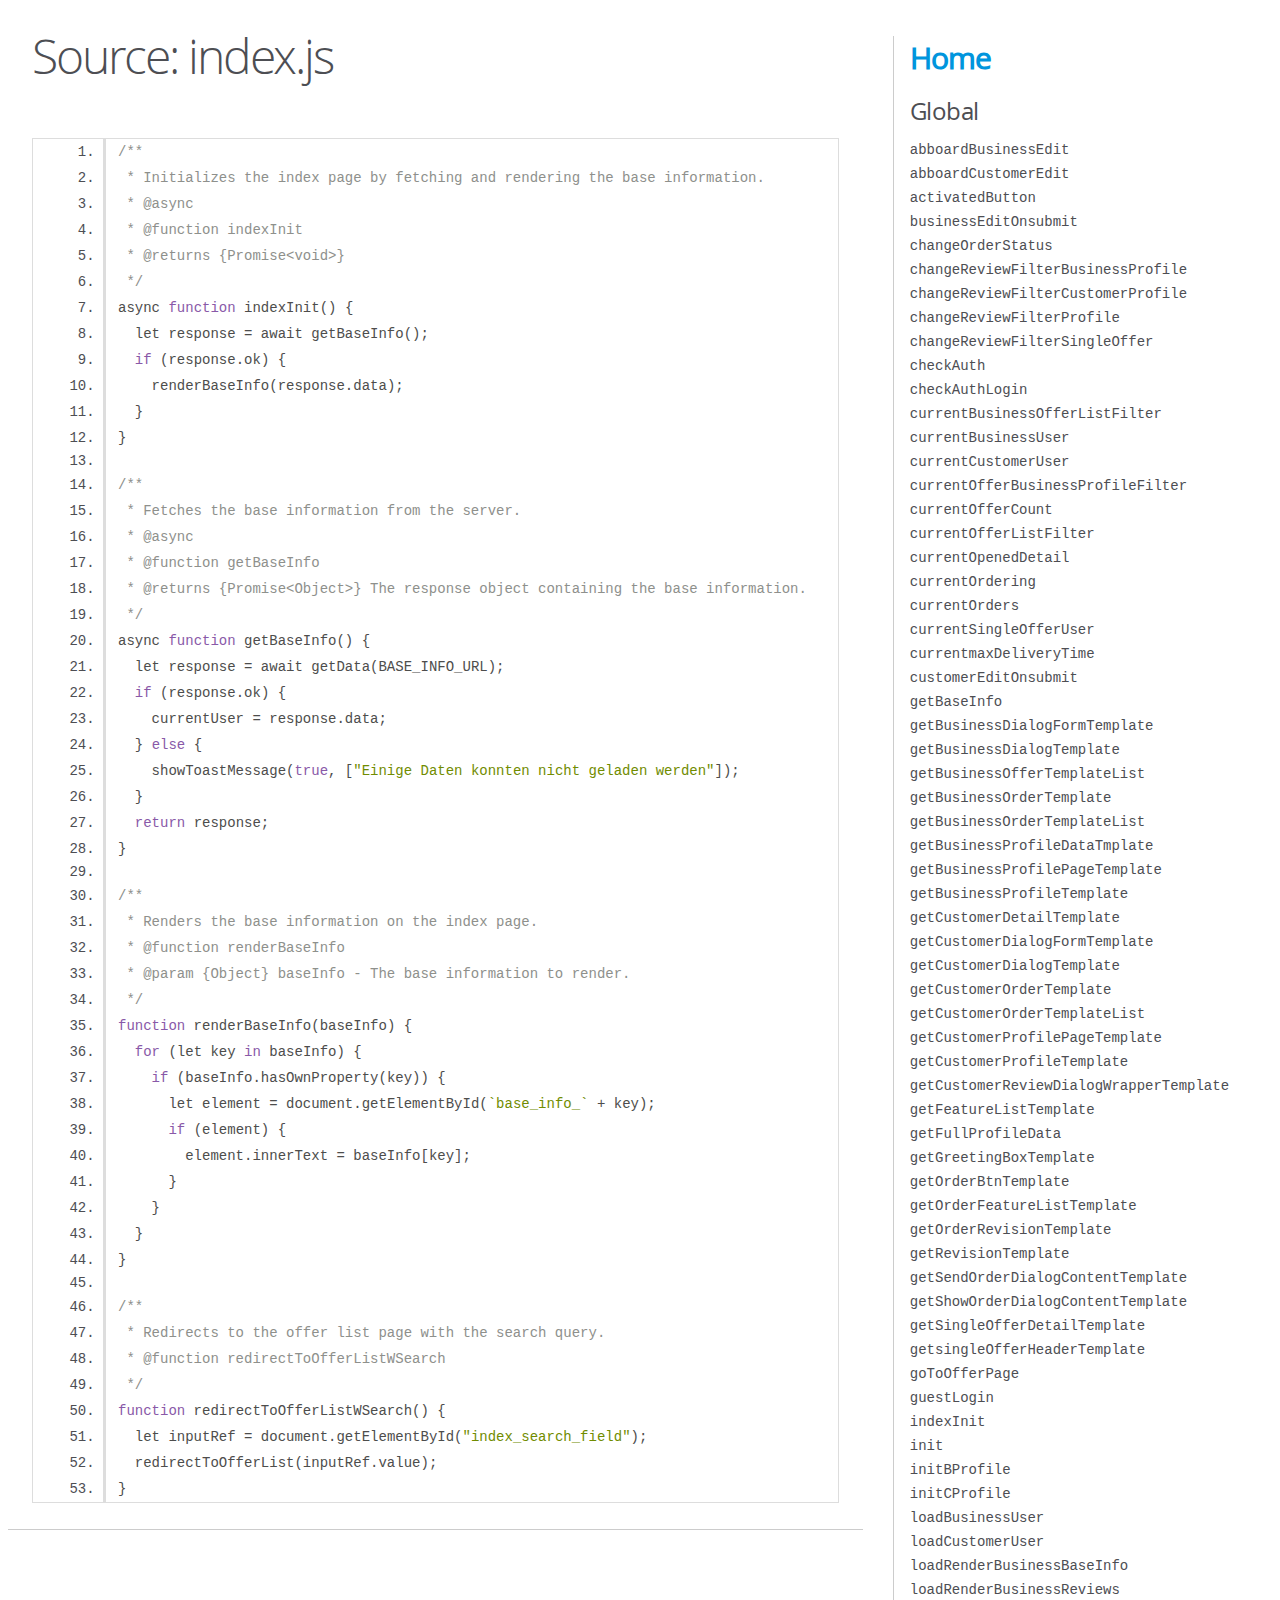
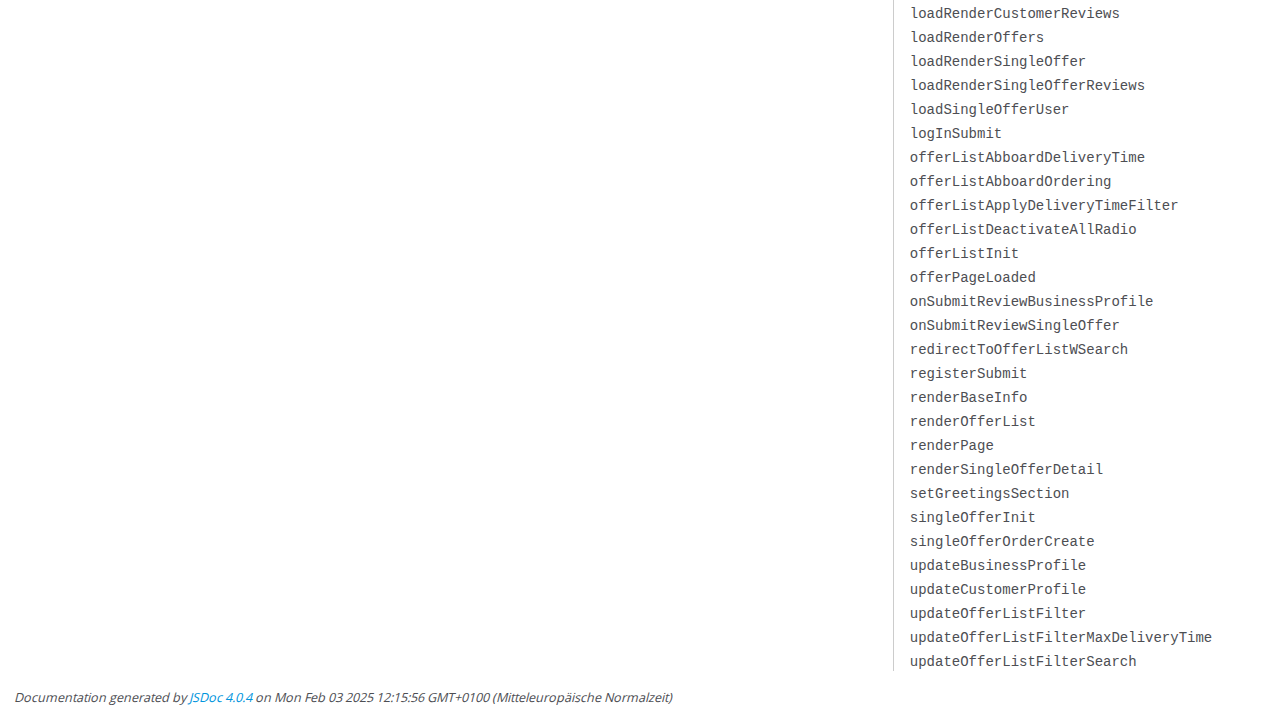
<file: scripts/docs/index.js.html>
<!DOCTYPE html>
<html lang="en">
<head>
    <meta charset="utf-8">
    <title>JSDoc: Source: index.js</title>

    <script src="scripts/prettify/prettify.js"> </script>
    <script src="scripts/prettify/lang-css.js"> </script>
    <!--[if lt IE 9]>
      <script src="//html5shiv.googlecode.com/svn/trunk/html5.js"></script>
    <![endif]-->
    <link type="text/css" rel="stylesheet" href="styles/prettify-tomorrow.css">
    <link type="text/css" rel="stylesheet" href="styles/jsdoc-default.css">
</head>

<body>

<div id="main">

    <h1 class="page-title">Source: index.js</h1>

    



    
    <section>
        <article>
            <pre class="prettyprint source linenums"><code>/**
 * Initializes the index page by fetching and rendering the base information.
 * @async
 * @function indexInit
 * @returns {Promise&lt;void>}
 */
async function indexInit() {
  let response = await getBaseInfo();
  if (response.ok) {
    renderBaseInfo(response.data);
  }
}

/**
 * Fetches the base information from the server.
 * @async
 * @function getBaseInfo
 * @returns {Promise&lt;Object>} The response object containing the base information.
 */
async function getBaseInfo() {
  let response = await getData(BASE_INFO_URL);
  if (response.ok) {
    currentUser = response.data;
  } else {
    showToastMessage(true, ["Einige Daten konnten nicht geladen werden"]);
  }
  return response;
}

/**
 * Renders the base information on the index page.
 * @function renderBaseInfo
 * @param {Object} baseInfo - The base information to render.
 */
function renderBaseInfo(baseInfo) {
  for (let key in baseInfo) {
    if (baseInfo.hasOwnProperty(key)) {
      let element = document.getElementById(`base_info_` + key);
      if (element) {
        element.innerText = baseInfo[key];
      }
    }
  }
}

/**
 * Redirects to the offer list page with the search query.
 * @function redirectToOfferListWSearch
 */
function redirectToOfferListWSearch() {
  let inputRef = document.getElementById("index_search_field");
  redirectToOfferList(inputRef.value);
}
</code></pre>
        </article>
    </section>




</div>

<nav>
    <h2><a href="index.html">Home</a></h2><h3>Global</h3><ul><li><a href="global.html#abboardBusinessEdit">abboardBusinessEdit</a></li><li><a href="global.html#abboardCustomerEdit">abboardCustomerEdit</a></li><li><a href="global.html#activatedButton">activatedButton</a></li><li><a href="global.html#businessEditOnsubmit">businessEditOnsubmit</a></li><li><a href="global.html#changeOrderStatus">changeOrderStatus</a></li><li><a href="global.html#changeReviewFilterBusinessProfile">changeReviewFilterBusinessProfile</a></li><li><a href="global.html#changeReviewFilterCustomerProfile">changeReviewFilterCustomerProfile</a></li><li><a href="global.html#changeReviewFilterProfile">changeReviewFilterProfile</a></li><li><a href="global.html#changeReviewFilterSingleOffer">changeReviewFilterSingleOffer</a></li><li><a href="global.html#checkAuth">checkAuth</a></li><li><a href="global.html#checkAuthLogin">checkAuthLogin</a></li><li><a href="global.html#currentBusinessOfferListFilter">currentBusinessOfferListFilter</a></li><li><a href="global.html#currentBusinessUser">currentBusinessUser</a></li><li><a href="global.html#currentCustomerUser">currentCustomerUser</a></li><li><a href="global.html#currentOfferBusinessProfileFilter">currentOfferBusinessProfileFilter</a></li><li><a href="global.html#currentOfferCount">currentOfferCount</a></li><li><a href="global.html#currentOfferListFilter">currentOfferListFilter</a></li><li><a href="global.html#currentOpenedDetail">currentOpenedDetail</a></li><li><a href="global.html#currentOrdering">currentOrdering</a></li><li><a href="global.html#currentOrders">currentOrders</a></li><li><a href="global.html#currentSingleOfferUser">currentSingleOfferUser</a></li><li><a href="global.html#currentmaxDeliveryTime">currentmaxDeliveryTime</a></li><li><a href="global.html#customerEditOnsubmit">customerEditOnsubmit</a></li><li><a href="global.html#getBaseInfo">getBaseInfo</a></li><li><a href="global.html#getBusinessDialogFormTemplate">getBusinessDialogFormTemplate</a></li><li><a href="global.html#getBusinessDialogTemplate">getBusinessDialogTemplate</a></li><li><a href="global.html#getBusinessOfferTemplateList">getBusinessOfferTemplateList</a></li><li><a href="global.html#getBusinessOrderTemplate">getBusinessOrderTemplate</a></li><li><a href="global.html#getBusinessOrderTemplateList">getBusinessOrderTemplateList</a></li><li><a href="global.html#getBusinessProfileDataTmplate">getBusinessProfileDataTmplate</a></li><li><a href="global.html#getBusinessProfilePageTemplate">getBusinessProfilePageTemplate</a></li><li><a href="global.html#getBusinessProfileTemplate">getBusinessProfileTemplate</a></li><li><a href="global.html#getCustomerDetailTemplate">getCustomerDetailTemplate</a></li><li><a href="global.html#getCustomerDialogFormTemplate">getCustomerDialogFormTemplate</a></li><li><a href="global.html#getCustomerDialogTemplate">getCustomerDialogTemplate</a></li><li><a href="global.html#getCustomerOrderTemplate">getCustomerOrderTemplate</a></li><li><a href="global.html#getCustomerOrderTemplateList">getCustomerOrderTemplateList</a></li><li><a href="global.html#getCustomerProfilePageTemplate">getCustomerProfilePageTemplate</a></li><li><a href="global.html#getCustomerProfileTemplate">getCustomerProfileTemplate</a></li><li><a href="global.html#getCustomerReviewDialogWrapperTemplate">getCustomerReviewDialogWrapperTemplate</a></li><li><a href="global.html#getFeatureListTemplate">getFeatureListTemplate</a></li><li><a href="global.html#getFullProfileData">getFullProfileData</a></li><li><a href="global.html#getGreetingBoxTemplate">getGreetingBoxTemplate</a></li><li><a href="global.html#getOrderBtnTemplate">getOrderBtnTemplate</a></li><li><a href="global.html#getOrderFeatureListTemplate">getOrderFeatureListTemplate</a></li><li><a href="global.html#getOrderRevisionTemplate">getOrderRevisionTemplate</a></li><li><a href="global.html#getRevisionTemplate">getRevisionTemplate</a></li><li><a href="global.html#getSendOrderDialogContentTemplate">getSendOrderDialogContentTemplate</a></li><li><a href="global.html#getShowOrderDialogContentTemplate">getShowOrderDialogContentTemplate</a></li><li><a href="global.html#getSingleOfferDetailTemplate">getSingleOfferDetailTemplate</a></li><li><a href="global.html#getsingleOfferHeaderTemplate">getsingleOfferHeaderTemplate</a></li><li><a href="global.html#goToOfferPage">goToOfferPage</a></li><li><a href="global.html#guestLogin">guestLogin</a></li><li><a href="global.html#indexInit">indexInit</a></li><li><a href="global.html#init">init</a></li><li><a href="global.html#initBProfile">initBProfile</a></li><li><a href="global.html#initCProfile">initCProfile</a></li><li><a href="global.html#loadBusinessUser">loadBusinessUser</a></li><li><a href="global.html#loadCustomerUser">loadCustomerUser</a></li><li><a href="global.html#loadRenderBusinessBaseInfo">loadRenderBusinessBaseInfo</a></li><li><a href="global.html#loadRenderBusinessReviews">loadRenderBusinessReviews</a></li><li><a href="global.html#loadRenderCustomerReviews">loadRenderCustomerReviews</a></li><li><a href="global.html#loadRenderOffers">loadRenderOffers</a></li><li><a href="global.html#loadRenderSingleOffer">loadRenderSingleOffer</a></li><li><a href="global.html#loadRenderSingleOfferReviews">loadRenderSingleOfferReviews</a></li><li><a href="global.html#loadSingleOfferUser">loadSingleOfferUser</a></li><li><a href="global.html#logInSubmit">logInSubmit</a></li><li><a href="global.html#offerListAbboardDeliveryTime">offerListAbboardDeliveryTime</a></li><li><a href="global.html#offerListAbboardOrdering">offerListAbboardOrdering</a></li><li><a href="global.html#offerListApplyDeliveryTimeFilter">offerListApplyDeliveryTimeFilter</a></li><li><a href="global.html#offerListDeactivateAllRadio">offerListDeactivateAllRadio</a></li><li><a href="global.html#offerListInit">offerListInit</a></li><li><a href="global.html#offerPageLoaded">offerPageLoaded</a></li><li><a href="global.html#onSubmitReviewBusinessProfile">onSubmitReviewBusinessProfile</a></li><li><a href="global.html#onSubmitReviewSingleOffer">onSubmitReviewSingleOffer</a></li><li><a href="global.html#redirectToOfferListWSearch">redirectToOfferListWSearch</a></li><li><a href="global.html#registerSubmit">registerSubmit</a></li><li><a href="global.html#renderBaseInfo">renderBaseInfo</a></li><li><a href="global.html#renderOfferList">renderOfferList</a></li><li><a href="global.html#renderPage">renderPage</a></li><li><a href="global.html#renderSingleOfferDetail">renderSingleOfferDetail</a></li><li><a href="global.html#setGreetingsSection">setGreetingsSection</a></li><li><a href="global.html#singleOfferInit">singleOfferInit</a></li><li><a href="global.html#singleOfferOrderCreate">singleOfferOrderCreate</a></li><li><a href="global.html#updateBusinessProfile">updateBusinessProfile</a></li><li><a href="global.html#updateCustomerProfile">updateCustomerProfile</a></li><li><a href="global.html#updateOfferListFilter">updateOfferListFilter</a></li><li><a href="global.html#updateOfferListFilterMaxDeliveryTime">updateOfferListFilterMaxDeliveryTime</a></li><li><a href="global.html#updateOfferListFilterSearch">updateOfferListFilterSearch</a></li></ul>
</nav>

<br class="clear">

<footer>
    Documentation generated by <a href="https://github.com/jsdoc/jsdoc">JSDoc 4.0.4</a> on Mon Feb 03 2025 12:15:56 GMT+0100 (Mitteleuropäische Normalzeit)
</footer>

<script> prettyPrint(); </script>
<script src="scripts/linenumber.js"> </script>
</body>
</html>
</file>
<file: shared/styles/variables.css>
:root {
  --bg-color: white;
  --bg-color-dark: #006633;
  --bg-color-light: #DEFFD6;

  --link-color: #01B676;
  --link-hover-color: #34C591;

  --font-prime-color: #01B676;
  --font_sec_color: #7D7F80;
  --font_white_color: #FFFFFF;


  --section-max-w: 1440px;

  --btn-rad: 8px;
  --btn-pad: 12px 24px;
  --btn-pad-round: 4px;
  --btn-prime-color: #01B676;
  --btn-prime-hover-color: #34C591;
  --btn-prime-active-color: #34C591;
  --btn-prime-font-color: #ffffff;
  --btn-secondary-border: 1px solid #01B676;
  --btn-secondary-color: transparent;
  --btn-secondary-hover-color: #01B676;
  --btn-secondary-active-color: #01B676;
  --btn-secondary-font-color: #01B676;
  --btn-delete-color: #f82929;
  --btn-delete-hover-color: #fc6767;
  --btn-delete-active-color: #fd3c3c;


  --form-max-w: 800px;
  --form-s-max-w: 600px;
  --form-rad: 16px;
  --form-pad: 48px;
  --form-pad-small: 32px;
  --form-bg-color: #ffffff;
  --form-border: 1px solid #BFBFBF;
  --form-input-rad: 8px;
  --form-input-padding: 16px 16px;
  --form-input-border: 1px solid #BFBFBF;
  --form-input-border-color: #e0e0e0;
  --form-input-active-border-color: ##7D7F80;
  --form-input-bg-color: #e0e0e000;
}

@media screen and (max-width: 769px) {
  :root {
  --form-pad: 16px;
  --form-input-padding: 8px 8px;
  --form-pad-small: 16px;
  }
}
</file>
<file: shared/styles/standard.css>
* {
    box-sizing: border-box;
    margin: 0;
}

a {
    text-decoration: none;
}

body {
    min-height: 100vh;
    display: flex;
    flex-direction: column;
    background-color: var(--bg-color);
}

::-webkit-scrollbar {
    width: 8px;
}

::-webkit-scrollbar-track {
    background-color: #e0e0e0;
    border-radius: 10px;
}

::-webkit-scrollbar-thumb {
    background-color: var(--btn-prime-color);
    border-radius: 10px;
}

::-webkit-scrollbar-thumb:hover {
    background-color: var(--btn-prime-hover-color);
}

main {
    flex-grow: 1;
    display: flex;
    flex-direction: column;
    justify-content: flex-start;
    align-items: center;
    padding: 32px;
}


.d_none {
    display: none !important;
}

.pad_s {
    padding: 8px 16px;
}

.pad_m {
    padding: 16px 32px;
}

.pad_l {
    padding: 32px 48px;
}

@media only screen and (max-width: 769px) {
    .pad_s {
        padding: 4px 8px;
    }

    .pad_m {
        padding: 8px 16px;
    }

    .pad_l {
        padding: 16px 32px;
    }

    main {
        padding: 16px;
    }
}

.pos_rel {
    position: relative;
}

/* positioning in right corner */
.pos_abs_rc {
    position: absolute;
    top: 16px;
    right: 16px;
}



.d_flex_cs_gm,
.d_flex_cc_gm,
.d_flex_cs_gl,
.d_flex_cc_gl,
.d_flex_cs_gxl,
.d_flex_cc_gxl {
    display: flex;
    justify-content: center;
}

.d_flex_ss_gm,
.d_flex_sc_gm,
.d_flex_ss_gl,
.d_flex_sc_gl,
.d_flex_ss_gxl,
.d_flex_sc_gxl {
    display: flex;
    justify-content: flex-start;
}

.d_flex_cc_gm,
.d_flex_cs_gm,
.d_flex_sc_gm,
.d_flex_ss_gm {
    gap: 16px;
}

.d_flex_cc_gl,
.d_flex_cs_gl,
.d_flex_sc_gl,
.d_flex_ss_gl {
    gap: 32px;
}

.d_flex_cc_gxl,
.d_flex_cs_gxl,
.d_flex_sc_gxl,
.d_flex_ss_gxl {
    gap: 48px;
}

.d_flex_cs_gm,
.d_flex_ss_gm,
.d_flex_cs_gl,
.d_flex_ss_gl,
.d_flex_cs_gxl,
.d_flex_ss_gxl {
    align-items: flex-start;
}

.d_flex_cc_gm,
.d_flex_sc_gm,
.d_flex_cc_gl,
.d_flex_sc_gl,
.d_flex_cc_gxl,
.d_flex_sc_gxl {
    align-items: center;
}

.d_sb {
    justify-content: space-between !important;
}


.f_d_c {
    flex-direction: column !important;
}

.f_d_r_resp_c {
    flex-direction: row !important;
}

@media screen and (max-width: 480px) {
    .f_d_r_resp_c {
        flex-direction: column !important;
    }

}

.f_d_r {
    flex-direction: row !important;
}

.c_pointer {
    cursor: pointer;
}

.m_auto {
    margin: auto;
}

.w_full {
    width: 100%;
}

.w_reset{
    width: unset !important;
}

.text_c {
    text-align: center;
}

.rotate_half{
    transform: rotate(180deg);
}



@media screen and (max-width: 480px) {
    .p_top_s {
        padding-top: 36px;
    }

}
</file>
<file: shared/styles/form.css>
.small_form,
.large_form {
    width: 100%;
    background-color: var(--form-bg-color);
    border: var(--form-border);
    border-radius: var(--form-rad);
    padding: var(--form-pad);
    transition: transform 0.3s ease, box-shadow 0.3s ease;
}

.small_form {
    max-width: var(--form-s-max-w);
}

.large_form {
    max-width: var(--form-max-w);
}

.std_form {
    width: 100%;
}

.form_group {
    display: flex;
    flex-direction: column;
    width: 100%;
    gap: 16px;
}

.form_group label {
    width: 100%;
    display: block;
}

.input_field {
    width: 100%;
    border-radius: var(--form-input-rad);
    padding: var(--form-input-padding);
    border: var(--form-input-border);
    background-color: var(--form-input-bg-color);
}


select.input_field {
    cursor: pointer;
    padding: 8px;
}

.input_field:focus {
    outline: none;
    border-color: var(--form-input-active-border-color);
}

.input_checkbox_group>label,
.input_checkbox_group,
.input_checkbox_group>input {
    cursor: pointer;
}

input[type='checkbox'] {
    accent-color: var(--btn-prime-color);
    width: 22px;
    height: 22px;
}

input[type='checkbox']:hover {
    border: var(--btn-prime-active-color);
}

input[type='radio'] {
    cursor: pointer;
    accent-color: #232323;
    width: 24px;
    height: 24px;
}

input[type='radio']~label {
    font-size: 18px;
    font-weight: 400;
}

input[type=file] {
    cursor: pointer;
}

input[type=file]::file-selector-button {
    cursor: pointer;
    border: none;
    border-radius: var(--btn-rad);
    font-weight: bold;
    padding: 8px;
}

input[type=file]::file-selector-button {
    background-color: var(--btn-prime-color);
    transition: all 0.3s ease, transform 0.2s ease;
}

input[type=file]::file-selector-button:hover {
    background-color: var(--btn-prime-hover-color);
}

input[type=file]::file-selector-button:active {
    background-color: var(--btn-prime-active-color);
}

.password_eye {
    position: absolute;
    display: flex;
    align-items: center;
    height: 100%;
    right: 0px;
    top: 0%;
    cursor: pointer;
    padding: var(--form-input-padding);
}

.password_eye img {
    height: 20px;
    width: 20px;
}

textarea {
    min-height: 120px;
}

.review_header {
    justify-content: space-between !important;
}

.review_header>div {
    display: flex;
    gap: 8px;
}

.review_header>div>label {
    display: flex;
    font-size: 18px;
    white-space: nowrap;
    align-items: center;
}

@media screen and (max-width: 769px) {
    .review_header {
        flex-direction: column !important;
    }
}

.review_footer {
    position: relative;
    height: 32px;
    display: none;
}


.review_footer>p {
    position: absolute;
    padding: 8px 16px;
    background-color: var(--bg-color);
    font-weight: 600 !important;
}

.own_review {
    position: relative;
}

.own_review_label {
    padding: 4px 8px;
    border: var(--btn-secondary-border);
    border-radius: var(--btn-rad);
}


.form_error {
    color: red;
    font-weight: 500;
}


.image_input_box {
    position: relative;
}

.image_input_box>.file_input {
    position: absolute;
    bottom: 4px;
    right: 4px;
    background-color: var(--font_white_color) !important;
}

.image_input_box>.file_input_l {
    position: absolute;
    bottom: 12px;
    right: 12px;
    background-color: var(--font_white_color) !important;
}

.image_input_box>.file_input_l>input {
    display: none;
}

.image_input_box>.file_input>input {
    display: none;
}
</file>
<file: shared/styles/assets.css>
/* Buttons */

.std_btn {
    cursor: pointer;
    border: none;
    border-radius: var(--btn-rad);
    padding: var(--btn-pad);
    white-space: nowrap;
}

.std_btn_disabled{
    cursor: default !important;
    background-color: rgb(121, 121, 121) !important;
}

.btn_prime {
    background-color: var(--btn-prime-color);
    transition: all 0.3s ease;
    color: var(--btn-prime-font-color);
}

.btn_prime:hover {
    background-color: var(--btn-prime-hover-color);
}

.btn_prime:active {
    background-color: var(--btn-prime-active-color);
}



.btn_secondary {
    border: var(--btn-secondary-border);
    background-color: var(--btn-secondary-color);
    transition: all 0.3s ease;
    color: var(--btn-secondary-font-color);
}

.btn_secondary:hover {
    background-color: var(--btn-secondary-hover-color);
    color: var(--btn-prime-font-color);
}

.btn_secondary:active {
    background-color: var(--btn-secondary-active-color);
}


.btn_round_s,
.btn_round_m,
.btn_round_l,
.btn_round_xl {
    border-radius: 100%;
    cursor: pointer;
    border: none;
}

.btn_round_s {
    height: 24px;
    width: 24px;
}

.btn_round_m {
    height: 36px;
    width: 36px;
}

.btn_round_l {
    height: 48px;
    width: 48px;
}

.btn_round_xl {
    height: 64px;
    width: 64px;
}

@media screen and (max-width: 769px) {
    .btn_round_s {
        height: 20px;
        width: 20px;
    }
    
    .btn_round_m {
        height: 32px;
        width: 32px;
    }
    
    .btn_round_l {
        height: 36px;
        width: 36px;
    }
    
    .btn_round_xl {
        height: 48px;
        width: 48px;
    }
  }

.btn_delete,
.btn_edit {
    background-repeat: no-repeat;
    background-size: 50%;
    background-position: center;
}

.btn_edit:disabled {
    opacity: 0.5; 
    cursor: not-allowed; 
    pointer-events: none; 
}

.abs_pos_edit_btn {
    position: absolute;
    right: 32px;
    top: 32px;
}

.abs_pos_edit_btn_m {
    position: absolute;
    right: 16px;
    top: 16px;
}

.abs_pos_edit_btn_s {
    position: absolute;
    right: 12px;
    top: 0px;
}

.btn_delete {
    background-color: var(--btn-delete-color);
    color: var(--btn-prime-font-color);
}

.btn_delete:hover {
    background-color: var(--btn-delete-color);
}

.btn_delete:active {
    background-color: var(--btn-delete-color);
}

.btn_edit {
    border: var(--btn-secondary-border);
    border-color: transparent;
    padding: var(--btn-pad-round);
    background-color: var(--btn-secondary-color);
}

.btn_edit:hover {
    border: var(--btn-secondary-border);
}

.btn_edit:active {
    border: var(--btn-secondary-border);
}

.btn_edit>img {
    height: 70%;
}

.btn_border_secondary{
    border: var(--form-border);
}


/* Link */



.link {
    color: var(--link-color);
    text-decoration: none;
}

.link:hover {
    text-decoration: underline;
    cursor: pointer;
    color: var(--link-hover-color) !important;
}





/* Card */
.card,
.card_pad_s {
    width: 100%;
    max-width: var(--section-max-w);
    background-color: var(--form-bg-color);
    border: var(--form-border);
    border-radius: var(--btn-rad);
}

.card {
    padding: 32px;
}

.card_pad_s {
    padding: 8px 16px;
}

.card_wo_border {
    width: 100%;
    max-width: var(--section-max-w);
    background-color: var(--form-bg-color);
    border: var(--form-border);
    border-radius: var(--btn-rad);
    padding: var(--form-pad-small);
}

.card_info_group {
    display: flex;
}

.card_info_group>p:first-child {
    font-weight: bold;
    width: 150px;
}

.section_group_w_border,
.section_group {
    width: 100%;
    max-width: var(--section-max-w);
    background-color: var(--form-bg-color);
}

.section_group_w_border {
    border: var(--form-border);
    border-radius: var(--form-rad);
    padding: var(--form-pad-small);
}

.section_seperator {
    height: 2px;
    width: 100%;
    margin: 32px 0;
    background-color: rgb(106, 106, 106);
}

.offer_content {
    display: flex;
    justify-content: space-around;
    gap: 42px;
    flex-wrap: wrap;
}

.offer_card {
    max-width: 400px;
    border: solid 1px transparent;
}



.offer_card:hover {
    cursor: pointer;
}

.offer_image {
    display: block;
    width: 100%;
    aspect-ratio: 350/200;
    height: 200px;
    background-color: rgb(242 242 242);
    border-radius: var(--btn-rad);
    object-fit: cover;
}

.dialog {
    z-index: 5;
    position: fixed;
    top: 0;
    left: 0;
    right: 0;
    bottom: 0;
    background-color: rgba(0, 0, 0, 0.4);
    overflow: auto;
}

.dialog_content {
    width: 100%;
}

.profile_img_l,
.profile_img,
.profile_img_small {
    display: block;
    border-radius: 50%;
    object-fit: cover;
    border: var(--form-input-border);
}

.profile_img {
    width: 120px;
    height: 120px;
}

.profile_img_small {
    width: 60px;
    height: 60px;
}

.profile_img_l {
    width: 164px;
    height: 164px;
}

.review_stars {
    cursor: default;
}

.review_stars>img {
    height: 12px;
}

.star_rating>p {
    font-size: 24px;
    cursor: pointer;
}

.stars_input>img {
    height: 24px;
    cursor: pointer;
}

hr {
    width: 100%;
    border: 1px solid #BFBFBF
}

.icon {
    width: 16px;
    height: 16px;
}



/* Dropdown */

.dropdown_wrapper {
    position: relative;
    border: var(--form-border);
    border-radius: var(--btn-rad);
    padding: 8px 16px;
}

.dropdown_wrapper[open="true"] .dropdown_content {
    transform: translateY(0%);
}

.dropdown_wrapper[open="true"]>img {
    transform: rotate(90deg);
    transition: all 200ms ease-in-out;
}

.dropdown_wrapper[open="true"] .dropdown_box {
    overflow: unset;
}

.dropdown_box {
    position: absolute;
    width: 100%;
    bottom: 0;
    overflow: hidden;
}

.dropdown_content {
    position: absolute;
    list-style-type: none;
    top: 4px;
    transform: translateY(-10%);
    z-index: 2;
    transition: all 200ms ease-in-out;
    padding: 16px;
}

.dropdown_content>li {
    padding: 8px;
    width: 100%;
    border-radius: var(--btn-rad);
}

.dropdown_content>li:hover {
    background-color: var(--bg-color-light);
}

.offer_dropdown_box {
    max-width: var(--section-max-w);
    background-color: var(--form-bg-color);
    border-radius: var(--btn-rad);
    padding: 16px;
    box-shadow: 0px 0px 16px 0px #0000003d;
}

.dropdown_content .form_group:hover {
    background-color: var(--bg-color-light);
    border-radius: var(--btn-rad);
    cursor: pointer;
}

.dropdown_content label {
    cursor: pointer;
}





.searchbar {
    padding: 16px 64px;
    display: flex;
}

.searchbar>button {
    width: 64px;
    height: 64px;
    background-color: black;
    border: none;
    border-top-right-radius: 8px;
    border-bottom-right-radius: 8px;
    cursor: pointer;
}

.searchbar>button:hover {
    background-color: var(--btn-prime-hover-color);
}

.searchbar>input {
    width: calc(100% - 64px);
    height: 64px;
    padding: 0 32px;

    border: var(--form-input-border);
    border-top-left-radius: 8px;
    border-bottom-left-radius: 8px;
}

.searchbar>input:focus {
    outline: none;
}

@media screen and (max-width: 780px) and (min-width: 480px) {
    .searchbar {
        padding: 16px 32px;
    }

}

@media screen and (max-width: 480px) {
    .searchbar {
        padding: 8px 16px;
    }
    .searchbar>input {
        padding: 0 8px;
    }
}



.page_number[currentPage="true"]{
    padding: 0px 4px;
    border-bottom: 3px solid var(--btn-prime-color);
}

.page_number:hover{
    cursor: pointer;
    color: var(--btn-prime-color);
}






.feature_list {
    padding: 0;
}

.feature_list li::marker {
    content: '';
}

.feature_list li {
    position: relative;
    padding-left: 48px;
}

.feature_list li::before {
    content: url(../../assets/icons/check.svg);
    position: absolute;
    left: 16px;
}


.feature_list_edit_element:hover{
    border-radius: var(--btn-rad);
    background-color: var(--bg-color-light);
}

.feature_list_edit_element > div {
    opacity: 0;
}


.feature_list_edit_element:hover > div {
    opacity: 1;
}





.toast_msg{
    position: fixed;
    bottom: calc(var(--form-pad) / 2);
    left: var(--form-pad);
    min-height: 80px;
    box-shadow: 0px 0px 16px 0px #0000003d;
    min-width: 300px;
    border-radius: 8px;
    overflow: hidden;
    transform: translateX(-100%); 
    animation: slideInFromLeft 0.25s ease-out forwards;
    z-index: 6;
}


@keyframes slideInFromLeft {
    0% {
        opacity: 0;
        transform: translateX(-100%);
    }
    100% {
        opacity: 1;
        transform: translateX(0);
    }
}

.toast_msg_left{
    width: 80px;
    align-self: stretch;
}

@media screen and (max-width: 500px) {
    .toast_msg_left{
        width: 30px;
        padding-left: 16px;
    }

    .toast_msg {
        min-width: 0px;
        margin-right: 16px;
    }
}

.toast_msg[error="true"] .toast_msg_left{
    background: #DE3C3F;
}

.toast_msg[error="false"] .toast_msg_left{
    background: #01B676;
}

.toast_msg[error="true"] {
    background: #FFF4F5;
}

.toast_msg[error="false"] {
    background: var(--bg-color-light);
}

.toast_msg[hint="true"] {
    background: #ffc107;
}

.toast_msg[error="true"] img[error="false"] {
    display: none;
}

.toast_msg[error="false"] img[error="true"] {
    display: none;
}

.toast_msg[error="true"] h3[error="false"] {
    display: none;
}

.toast_msg[error="false"] h3[error="true"] {
    display: none;
}

.toast_msg_right{
    position: relative;
    flex: 1;
    padding: 8px 0;
    display: flex;
    gap: 8px;
    flex-direction: column;
}

.toast_msg_right ul{
    flex: 1;
    padding: 0px 16px;
}

.toast_msg_hint{
    position: relative;
    flex: 1;
    padding: var(--btn-pad);
    display: flex;
    gap: 8px;
    flex-direction: column;
    background-color: whitesmoke;;
}
</file>
<file: shared/styles/header_footer.css>
.main_header,
.main_footer {
    display: flex;
    align-items: center;
    justify-content: space-between;
    flex-direction: row;
}

@media only screen and (min-width: 1440px) {

    .main_header,
    .main_footer {
        padding-left: max(48px, calc(50% - 720px)) !important;
        padding-right: max(48px, calc(50% - 720px)) !important;
    }
}


.main_header {
    border-bottom: var(--form-border);
    padding: 16px 32px;
}


.main_footer {
    border-top: var(--form-border);
}


.logo img {
    height: 28px;
}

.head_content_right {
    position: relative;
    z-index: 2;
}

.head_content_right>img[open="false"]~.menu_content {
    top: 100%;
    visibility: hidden;
    opacity: 0; 
}

.head_content_right>img {
    cursor: pointer;
}

.menu_content {
    position: absolute;
    top: calc(100% + 16px);
    box-shadow: 0px 0px 16px 0px #00000026;
    width: 150px;
    right: 0px;
    z-index: 2;
    background-color: white;
    padding: 16px;
    border-radius: 8px;
    opacity: 1;

    transition: all 200ms ease-in-out;
}

.menu_content>p,
.menu_content>a {
    padding: 8px;
    width: 100%;
    border-radius: var(--btn-rad);
    color: black;
}

.menu_content>p:hover,
.menu_content>a:hover {
    background-color: var(--bg-color-light);
    cursor: pointer;
}

.menu_content::before {
    content: "";
    width: 0;
    height: 0;
    border-left: 16px solid transparent;
    border-right: 16px solid transparent;
    border-bottom: 14px solid white;
    position: absolute;
    top: -11px;
    right: 12px;
}

@media only screen and (max-width: 1024px) {
    .searchbar_header {
        display: none;
    }

    .main_header {
        padding: 16px 32px;
    }
}


@media only screen and (max-width: 769px) {
    .main_footer {
        flex-direction: column !important;
        gap: 16px;
    }

    .main_header {
        padding: 16px 32px;
    }
}

@media only screen and (max-width: 480px) {
    .main_header {
        flex-direction: column !important;
        gap: 16px;
    }
}


.nav_links {
    display: flex;
    gap: 20px;
    flex-wrap: wrap;
}
</file>
<file: shared/styles/fonts.css>
* {
    font-family: 'DM Sans';
}

h1 {
    font-size: 40px;
}

h2 {
    font-size: 32px;
}

label,
h3,
.page_number {
    font-size: 22px;
}

h1,
h2,
h3,
h4,
h5,
p,
.page_number  {
    word-break: break-word;
}

a,
p,
button,
input,
ul,
option,
select,
textarea {
    font-size: 18px;
}


@media screen and (max-width: 769px) {
    h1 {
        font-size: 32px;
    }

    h2 {
        font-size: 24px;
    }

    label,
    h3,
    .page_number  {
        font-size: 18px;
    }

    a,
    p,
    button,
    input,
    ul,
    option,
    select,
    textarea {
        font-size: 16px;
    }
}

/* Font-Weights */

h1,
h2,
h3,
.page_number  {
    font-weight: 700;
}

a,
p,
button,
textarea,
input {
    font-weight: 400;

}

label {
    font-weight: 500;
}

button {
    font-weight: 600;
}


/* Colors */

.c_black {
    color: black !important;
}

.font_prime_color {
    color: var(--font-prime-color);
}

.font_sec_color {
    color: var(--font_sec_color);
}

.font_white_color {
    color: var(--font_white_color);
}

.font_error_color{
    color: var(--btn-delete-color);
}


/* Alignments */

.ws_nw {
    white-space: nowrap;
}

.text_a_e {
    text-align: end;
}

.text_a_c {
    text-align: center;
}



/* dm-sans */

/* dm-sans-100 - latin */
@font-face {
    font-display: swap;
    /* Check https://developer.mozilla.org/en-US/docs/Web/CSS/@font-face/font-display for other options. */
    font-family: 'DM Sans';
    font-style: normal;
    font-weight: 100;
    src: url('../../assets/fonts/dm-sans-v15-latin-100.woff2') format('woff2');
    /* Chrome 36+, Opera 23+, Firefox 39+, Safari 12+, iOS 10+ */
}

/* dm-sans-100italic - latin */
@font-face {
    font-display: swap;
    /* Check https://developer.mozilla.org/en-US/docs/Web/CSS/@font-face/font-display for other options. */
    font-family: 'DM Sans';
    font-style: italic;
    font-weight: 100;
    src: url('../../assets/fonts/dm-sans-v15-latin-100italic.woff2') format('woff2');
    /* Chrome 36+, Opera 23+, Firefox 39+, Safari 12+, iOS 10+ */
}

/* dm-sans-200 - latin */
@font-face {
    font-display: swap;
    /* Check https://developer.mozilla.org/en-US/docs/Web/CSS/@font-face/font-display for other options. */
    font-family: 'DM Sans';
    font-style: normal;
    font-weight: 200;
    src: url('../../assets/fonts/dm-sans-v15-latin-200.woff2') format('woff2');
    /* Chrome 36+, Opera 23+, Firefox 39+, Safari 12+, iOS 10+ */
}

/* dm-sans-200italic - latin */
@font-face {
    font-display: swap;
    /* Check https://developer.mozilla.org/en-US/docs/Web/CSS/@font-face/font-display for other options. */
    font-family: 'DM Sans';
    font-style: italic;
    font-weight: 200;
    src: url('../../assets/fonts/dm-sans-v15-latin-200italic.woff2') format('woff2');
    /* Chrome 36+, Opera 23+, Firefox 39+, Safari 12+, iOS 10+ */
}

/* dm-sans-300 - latin */
@font-face {
    font-display: swap;
    /* Check https://developer.mozilla.org/en-US/docs/Web/CSS/@font-face/font-display for other options. */
    font-family: 'DM Sans';
    font-style: normal;
    font-weight: 300;
    src: url('../../assets/fonts/dm-sans-v15-latin-300.woff2') format('woff2');
    /* Chrome 36+, Opera 23+, Firefox 39+, Safari 12+, iOS 10+ */
}

/* dm-sans-300italic - latin */
@font-face {
    font-display: swap;
    /* Check https://developer.mozilla.org/en-US/docs/Web/CSS/@font-face/font-display for other options. */
    font-family: 'DM Sans';
    font-style: italic;
    font-weight: 300;
    src: url('../../assets/fonts/dm-sans-v15-latin-300italic.woff2') format('woff2');
    /* Chrome 36+, Opera 23+, Firefox 39+, Safari 12+, iOS 10+ */
}

/* dm-sans-regular - latin */
@font-face {
    font-display: swap;
    /* Check https://developer.mozilla.org/en-US/docs/Web/CSS/@font-face/font-display for other options. */
    font-family: 'DM Sans';
    font-style: normal;
    font-weight: 400;
    src: url('../../assets/fonts/dm-sans-v15-latin-regular.woff2') format('woff2');
    /* Chrome 36+, Opera 23+, Firefox 39+, Safari 12+, iOS 10+ */
}

/* dm-sans-italic - latin */
@font-face {
    font-display: swap;
    /* Check https://developer.mozilla.org/en-US/docs/Web/CSS/@font-face/font-display for other options. */
    font-family: 'DM Sans';
    font-style: italic;
    font-weight: 400;
    src: url('../../assets/fonts/dm-sans-v15-latin-italic.woff2') format('woff2');
    /* Chrome 36+, Opera 23+, Firefox 39+, Safari 12+, iOS 10+ */
}

/* dm-sans-500 - latin */
@font-face {
    font-display: swap;
    /* Check https://developer.mozilla.org/en-US/docs/Web/CSS/@font-face/font-display for other options. */
    font-family: 'DM Sans';
    font-style: normal;
    font-weight: 500;
    src: url('../../assets/fonts/dm-sans-v15-latin-500.woff2') format('woff2');
    /* Chrome 36+, Opera 23+, Firefox 39+, Safari 12+, iOS 10+ */
}

/* dm-sans-500italic - latin */
@font-face {
    font-display: swap;
    /* Check https://developer.mozilla.org/en-US/docs/Web/CSS/@font-face/font-display for other options. */
    font-family: 'DM Sans';
    font-style: italic;
    font-weight: 500;
    src: url('../../assets/fonts/dm-sans-v15-latin-500italic.woff2') format('woff2');
    /* Chrome 36+, Opera 23+, Firefox 39+, Safari 12+, iOS 10+ */
}

/* dm-sans-600 - latin */
@font-face {
    font-display: swap;
    /* Check https://developer.mozilla.org/en-US/docs/Web/CSS/@font-face/font-display for other options. */
    font-family: 'DM Sans';
    font-style: normal;
    font-weight: 600;
    src: url('../../assets/fonts/dm-sans-v15-latin-600.woff2') format('woff2');
    /* Chrome 36+, Opera 23+, Firefox 39+, Safari 12+, iOS 10+ */
}

/* dm-sans-600italic - latin */
@font-face {
    font-display: swap;
    /* Check https://developer.mozilla.org/en-US/docs/Web/CSS/@font-face/font-display for other options. */
    font-family: 'DM Sans';
    font-style: italic;
    font-weight: 600;
    src: url('../../assets/fonts/dm-sans-v15-latin-600italic.woff2') format('woff2');
    /* Chrome 36+, Opera 23+, Firefox 39+, Safari 12+, iOS 10+ */
}

/* dm-sans-700 - latin */
@font-face {
    font-display: swap;
    /* Check https://developer.mozilla.org/en-US/docs/Web/CSS/@font-face/font-display for other options. */
    font-family: 'DM Sans';
    font-style: normal;
    font-weight: 700;
    src: url('../../assets/fonts/dm-sans-v15-latin-700.woff2') format('woff2');
    /* Chrome 36+, Opera 23+, Firefox 39+, Safari 12+, iOS 10+ */
}

/* dm-sans-700italic - latin */
@font-face {
    font-display: swap;
    /* Check https://developer.mozilla.org/en-US/docs/Web/CSS/@font-face/font-display for other options. */
    font-family: 'DM Sans';
    font-style: italic;
    font-weight: 700;
    src: url('../../assets/fonts/dm-sans-v15-latin-700italic.woff2') format('woff2');
    /* Chrome 36+, Opera 23+, Firefox 39+, Safari 12+, iOS 10+ */
}

/* dm-sans-800 - latin */
@font-face {
    font-display: swap;
    /* Check https://developer.mozilla.org/en-US/docs/Web/CSS/@font-face/font-display for other options. */
    font-family: 'DM Sans';
    font-style: normal;
    font-weight: 800;
    src: url('../../assets/fonts/dm-sans-v15-latin-800.woff2') format('woff2');
    /* Chrome 36+, Opera 23+, Firefox 39+, Safari 12+, iOS 10+ */
}

/* dm-sans-800italic - latin */
@font-face {
    font-display: swap;
    /* Check https://developer.mozilla.org/en-US/docs/Web/CSS/@font-face/font-display for other options. */
    font-family: 'DM Sans';
    font-style: italic;
    font-weight: 800;
    src: url('../../assets/fonts/dm-sans-v15-latin-800italic.woff2') format('woff2');
    /* Chrome 36+, Opera 23+, Firefox 39+, Safari 12+, iOS 10+ */
}

/* dm-sans-900 - latin */
@font-face {
    font-display: swap;
    /* Check https://developer.mozilla.org/en-US/docs/Web/CSS/@font-face/font-display for other options. */
    font-family: 'DM Sans';
    font-style: normal;
    font-weight: 900;
    src: url('../../assets/fonts/dm-sans-v15-latin-900.woff2') format('woff2');
    /* Chrome 36+, Opera 23+, Firefox 39+, Safari 12+, iOS 10+ */
}

/* dm-sans-900italic - latin */
@font-face {
    font-display: swap;
    /* Check https://developer.mozilla.org/en-US/docs/Web/CSS/@font-face/font-display for other options. */
    font-family: 'DM Sans';
    font-style: italic;
    font-weight: 900;
    src: url('../../assets/fonts/dm-sans-v15-latin-900italic.woff2') format('woff2');
    /* Chrome 36+, Opera 23+, Firefox 39+, Safari 12+, iOS 10+ */
}





/* figtree */

/* figtree-300 - latin */
@font-face {
    font-display: swap;
    /* Check https://developer.mozilla.org/en-US/docs/Web/CSS/@font-face/font-display for other options. */
    font-family: 'Figtree';
    font-style: normal;
    font-weight: 300;
    src: url('../../assets/fonts/figtree-v5-latin-300.woff2') format('woff2');
    /* Chrome 36+, Opera 23+, Firefox 39+, Safari 12+, iOS 10+ */
}

/* figtree-300italic - latin */
@font-face {
    font-display: swap;
    /* Check https://developer.mozilla.org/en-US/docs/Web/CSS/@font-face/font-display for other options. */
    font-family: 'Figtree';
    font-style: italic;
    font-weight: 300;
    src: url('../../assets/fonts/figtree-v5-latin-300italic.woff2') format('woff2');
    /* Chrome 36+, Opera 23+, Firefox 39+, Safari 12+, iOS 10+ */
}

/* figtree-regular - latin */
@font-face {
    font-display: swap;
    /* Check https://developer.mozilla.org/en-US/docs/Web/CSS/@font-face/font-display for other options. */
    font-family: 'Figtree';
    font-style: normal;
    font-weight: 400;
    src: url('../../assets/fonts/figtree-v5-latin-regular.woff2') format('woff2');
    /* Chrome 36+, Opera 23+, Firefox 39+, Safari 12+, iOS 10+ */
}

/* figtree-italic - latin */
@font-face {
    font-display: swap;
    /* Check https://developer.mozilla.org/en-US/docs/Web/CSS/@font-face/font-display for other options. */
    font-family: 'Figtree';
    font-style: italic;
    font-weight: 400;
    src: url('../../assets/fonts/figtree-v5-latin-italic.woff2') format('woff2');
    /* Chrome 36+, Opera 23+, Firefox 39+, Safari 12+, iOS 10+ */
}

/* figtree-500 - latin */
@font-face {
    font-display: swap;
    /* Check https://developer.mozilla.org/en-US/docs/Web/CSS/@font-face/font-display for other options. */
    font-family: 'Figtree';
    font-style: normal;
    font-weight: 500;
    src: url('../../assets/fonts/figtree-v5-latin-500.woff2') format('woff2');
    /* Chrome 36+, Opera 23+, Firefox 39+, Safari 12+, iOS 10+ */
}

/* figtree-500italic - latin */
@font-face {
    font-display: swap;
    /* Check https://developer.mozilla.org/en-US/docs/Web/CSS/@font-face/font-display for other options. */
    font-family: 'Figtree';
    font-style: italic;
    font-weight: 500;
    src: url('../../assets/fonts/figtree-v5-latin-500italic.woff2') format('woff2');
    /* Chrome 36+, Opera 23+, Firefox 39+, Safari 12+, iOS 10+ */
}

/* figtree-600 - latin */
@font-face {
    font-display: swap;
    /* Check https://developer.mozilla.org/en-US/docs/Web/CSS/@font-face/font-display for other options. */
    font-family: 'Figtree';
    font-style: normal;
    font-weight: 600;
    src: url('../../assets/fonts/figtree-v5-latin-600.woff2') format('woff2');
    /* Chrome 36+, Opera 23+, Firefox 39+, Safari 12+, iOS 10+ */
}

/* figtree-600italic - latin */
@font-face {
    font-display: swap;
    /* Check https://developer.mozilla.org/en-US/docs/Web/CSS/@font-face/font-display for other options. */
    font-family: 'Figtree';
    font-style: italic;
    font-weight: 600;
    src: url('../../assets/fonts/figtree-v5-latin-600italic.woff2') format('woff2');
    /* Chrome 36+, Opera 23+, Firefox 39+, Safari 12+, iOS 10+ */
}

/* figtree-700 - latin */
@font-face {
    font-display: swap;
    /* Check https://developer.mozilla.org/en-US/docs/Web/CSS/@font-face/font-display for other options. */
    font-family: 'Figtree';
    font-style: normal;
    font-weight: 700;
    src: url('../../assets/fonts/figtree-v5-latin-700.woff2') format('woff2');
    /* Chrome 36+, Opera 23+, Firefox 39+, Safari 12+, iOS 10+ */
}

/* figtree-700italic - latin */
@font-face {
    font-display: swap;
    /* Check https://developer.mozilla.org/en-US/docs/Web/CSS/@font-face/font-display for other options. */
    font-family: 'Figtree';
    font-style: italic;
    font-weight: 700;
    src: url('../../assets/fonts/figtree-v5-latin-700italic.woff2') format('woff2');
    /* Chrome 36+, Opera 23+, Firefox 39+, Safari 12+, iOS 10+ */
}

/* figtree-800 - latin */
@font-face {
    font-display: swap;
    /* Check https://developer.mozilla.org/en-US/docs/Web/CSS/@font-face/font-display for other options. */
    font-family: 'Figtree';
    font-style: normal;
    font-weight: 800;
    src: url('../../assets/fonts/figtree-v5-latin-800.woff2') format('woff2');
    /* Chrome 36+, Opera 23+, Firefox 39+, Safari 12+, iOS 10+ */
}

/* figtree-800italic - latin */
@font-face {
    font-display: swap;
    /* Check https://developer.mozilla.org/en-US/docs/Web/CSS/@font-face/font-display for other options. */
    font-family: 'Figtree';
    font-style: italic;
    font-weight: 800;
    src: url('../../assets/fonts/figtree-v5-latin-800italic.woff2') format('woff2');
    /* Chrome 36+, Opera 23+, Firefox 39+, Safari 12+, iOS 10+ */
}

/* figtree-900 - latin */
@font-face {
    font-display: swap;
    /* Check https://developer.mozilla.org/en-US/docs/Web/CSS/@font-face/font-display for other options. */
    font-family: 'Figtree';
    font-style: normal;
    font-weight: 900;
    src: url('../../assets/fonts/figtree-v5-latin-900.woff2') format('woff2');
    /* Chrome 36+, Opera 23+, Firefox 39+, Safari 12+, iOS 10+ */
}

/* figtree-900italic - latin */
@font-face {
    font-display: swap;
    /* Check https://developer.mozilla.org/en-US/docs/Web/CSS/@font-face/font-display for other options. */
    font-family: 'Figtree';
    font-style: italic;
    font-weight: 900;
    src: url('../../assets/fonts/figtree-v5-latin-900italic.woff2') format('woff2');
    /* Chrome 36+, Opera 23+, Firefox 39+, Safari 12+, iOS 10+ */
}
</file>
<file: styles/index.css>
main{
    padding: 32px 0 !important;
}

.profile_stats {
    flex-direction: row;
    width: 100%;
    display: flex;
    gap: 16px;
}

.profile_stats>div {
    display: flex;
    align-items: center;
    justify-content: space-around;
    flex-direction: row;
    gap: 16px;
}

.profile_stats>div>div {
    height: 160px;
    text-align: center;
    padding: 0;
    display: flex;
    align-items: center;
    justify-content: center;
    flex-direction: column;
}

@media only screen and (max-width: 769px) {
    .profile_stats {
        flex-direction: column;
        gap: 32px;
    }

    .profile_stats>div>div {
        width: 160px;
    }
}

.landingheader_box {
    height: 600px;
    background: var(--bg-color-dark);
    padding: 0 240px;
    position: relative;
    border-radius: var(--form-rad);
}

.person_img {
    width: 170px;
    height: 270px;
    border-radius: 8px;
    background: #DE3C3F;
    position: absolute;
}

.landingheader_box img:nth-child(1) {
    top: 0;
    left: 48px;
}

.landingheader_box img:nth-child(2) {
    right: 24px;
    bottom: 16px;
}

.landingheader_box img:nth-child(3) {
    left: 24px;
    bottom: 16px;
}

.landingheader_box img:nth-child(4) {
    top: 0;
    right: 48px;
}

h1{
    text-align: center;
}

.green_info_section{
    background: var(--bg-color-light);
}

.green_info_section > section > h2, .green_info_section > section > div{
    width: 40%;
}

.green_info_section > section{
    max-width: 1440px;
}

@media only screen and (min-width: 1024px) and (max-width: 1124px) {
    .landingheader_box {
        height: 500px;
    }

    .landingheader_box {
        padding: 0 210px;
    }

    .person_img {
        width: 140px;
        height: 220px;
    }
}

@media only screen and (min-width: 769px) and (max-width: 1024px) {
    h1 {
        font-size: 34px !important;
    }

    .landingheader_box {
        height: 450px;
    }

    .landingheader_box {
        padding: 0 170px;
    }

    .person_img {
        width: 110px;
        height: 180px;
    }
}

@media only screen and (max-width: 769px) and (min-width: 480px) {
    h1 {
        font-size: 28px !important;
    }

    .landingheader_box {
        height: 550px;
    }

    .landingheader_box {
        padding: 0 32px;
    }

    .person_img {
        width: 90px;
        height: 150px;
    }
    
    .green_info_section > section{
        flex-direction: column;
    }

    .green_info_section > section > h2, .green_info_section > section > div{
        width: 100%;
    }
}

@media screen and (max-width: 480px) {
    h1 {
        font-size: 28px !important;
    }

    .landingheader_box {
        height: 650px;
        padding: 0 4px;
    }

    .person_img {
        width: 70px;
        height: 120px;
    }

    .green_info_section > section{
        flex-direction: column;
    }
    .green_info_section > section > h2, .green_info_section > section > div{
        width: 100%;
    }
}
</file>
<file: scripts/docs/styles/prettify-tomorrow.css>
/* Tomorrow Theme */
/* Original theme - https://github.com/chriskempson/tomorrow-theme */
/* Pretty printing styles. Used with prettify.js. */
/* SPAN elements with the classes below are added by prettyprint. */
/* plain text */
.pln {
  color: #4d4d4c; }

@media screen {
  /* string content */
  .str {
    color: #718c00; }

  /* a keyword */
  .kwd {
    color: #8959a8; }

  /* a comment */
  .com {
    color: #8e908c; }

  /* a type name */
  .typ {
    color: #4271ae; }

  /* a literal value */
  .lit {
    color: #f5871f; }

  /* punctuation */
  .pun {
    color: #4d4d4c; }

  /* lisp open bracket */
  .opn {
    color: #4d4d4c; }

  /* lisp close bracket */
  .clo {
    color: #4d4d4c; }

  /* a markup tag name */
  .tag {
    color: #c82829; }

  /* a markup attribute name */
  .atn {
    color: #f5871f; }

  /* a markup attribute value */
  .atv {
    color: #3e999f; }

  /* a declaration */
  .dec {
    color: #f5871f; }

  /* a variable name */
  .var {
    color: #c82829; }

  /* a function name */
  .fun {
    color: #4271ae; } }
/* Use higher contrast and text-weight for printable form. */
@media print, projection {
  .str {
    color: #060; }

  .kwd {
    color: #006;
    font-weight: bold; }

  .com {
    color: #600;
    font-style: italic; }

  .typ {
    color: #404;
    font-weight: bold; }

  .lit {
    color: #044; }

  .pun, .opn, .clo {
    color: #440; }

  .tag {
    color: #006;
    font-weight: bold; }

  .atn {
    color: #404; }

  .atv {
    color: #060; } }
/* Style */
/*
pre.prettyprint {
  background: white;
  font-family: Consolas, Monaco, 'Andale Mono', monospace;
  font-size: 12px;
  line-height: 1.5;
  border: 1px solid #ccc;
  padding: 10px; }
*/

/* Specify class=linenums on a pre to get line numbering */
ol.linenums {
  margin-top: 0;
  margin-bottom: 0; }

/* IE indents via margin-left */
li.L0,
li.L1,
li.L2,
li.L3,
li.L4,
li.L5,
li.L6,
li.L7,
li.L8,
li.L9 {
  /* */ }

/* Alternate shading for lines */
li.L1,
li.L3,
li.L5,
li.L7,
li.L9 {
  /* */ }
</file>
<file: scripts/docs/styles/jsdoc-default.css>
@font-face {
    font-family: 'Open Sans';
    font-weight: normal;
    font-style: normal;
    src: url('../fonts/OpenSans-Regular-webfont.eot');
    src:
        local('Open Sans'),
        local('OpenSans'),
        url('../fonts/OpenSans-Regular-webfont.eot?#iefix') format('embedded-opentype'),
        url('../fonts/OpenSans-Regular-webfont.woff') format('woff'),
        url('../fonts/OpenSans-Regular-webfont.svg#open_sansregular') format('svg');
}

@font-face {
    font-family: 'Open Sans Light';
    font-weight: normal;
    font-style: normal;
    src: url('../fonts/OpenSans-Light-webfont.eot');
    src:
        local('Open Sans Light'),
        local('OpenSans Light'),
        url('../fonts/OpenSans-Light-webfont.eot?#iefix') format('embedded-opentype'),
        url('../fonts/OpenSans-Light-webfont.woff') format('woff'),
        url('../fonts/OpenSans-Light-webfont.svg#open_sanslight') format('svg');
}

html
{
    overflow: auto;
    background-color: #fff;
    font-size: 14px;
}

body
{
    font-family: 'Open Sans', sans-serif;
    line-height: 1.5;
    color: #4d4e53;
    background-color: white;
}

a, a:visited, a:active {
    color: #0095dd;
    text-decoration: none;
}

a:hover {
    text-decoration: underline;
}

header
{
    display: block;
    padding: 0px 4px;
}

tt, code, kbd, samp {
    font-family: Consolas, Monaco, 'Andale Mono', monospace;
}

.class-description {
    font-size: 130%;
    line-height: 140%;
    margin-bottom: 1em;
    margin-top: 1em;
}

.class-description:empty {
    margin: 0;
}

#main {
    float: left;
    width: 70%;
}

article dl {
    margin-bottom: 40px;
}

article img {
  max-width: 100%;
}

section
{
    display: block;
    background-color: #fff;
    padding: 12px 24px;
    border-bottom: 1px solid #ccc;
    margin-right: 30px;
}

.variation {
    display: none;
}

.signature-attributes {
    font-size: 60%;
    color: #aaa;
    font-style: italic;
    font-weight: lighter;
}

nav
{
    display: block;
    float: right;
    margin-top: 28px;
    width: 30%;
    box-sizing: border-box;
    border-left: 1px solid #ccc;
    padding-left: 16px;
}

nav ul {
    font-family: 'Lucida Grande', 'Lucida Sans Unicode', arial, sans-serif;
    font-size: 100%;
    line-height: 17px;
    padding: 0;
    margin: 0;
    list-style-type: none;
}

nav ul a, nav ul a:visited, nav ul a:active {
    font-family: Consolas, Monaco, 'Andale Mono', monospace;
    line-height: 18px;
    color: #4D4E53;
}

nav h3 {
    margin-top: 12px;
}

nav li {
    margin-top: 6px;
}

footer {
    display: block;
    padding: 6px;
    margin-top: 12px;
    font-style: italic;
    font-size: 90%;
}

h1, h2, h3, h4 {
    font-weight: 200;
    margin: 0;
}

h1
{
    font-family: 'Open Sans Light', sans-serif;
    font-size: 48px;
    letter-spacing: -2px;
    margin: 12px 24px 20px;
}

h2, h3.subsection-title
{
    font-size: 30px;
    font-weight: 700;
    letter-spacing: -1px;
    margin-bottom: 12px;
}

h3
{
    font-size: 24px;
    letter-spacing: -0.5px;
    margin-bottom: 12px;
}

h4
{
    font-size: 18px;
    letter-spacing: -0.33px;
    margin-bottom: 12px;
    color: #4d4e53;
}

h5, .container-overview .subsection-title
{
    font-size: 120%;
    font-weight: bold;
    letter-spacing: -0.01em;
    margin: 8px 0 3px 0;
}

h6
{
    font-size: 100%;
    letter-spacing: -0.01em;
    margin: 6px 0 3px 0;
    font-style: italic;
}

table
{
    border-spacing: 0;
    border: 0;
    border-collapse: collapse;
}

td, th
{
    border: 1px solid #ddd;
    margin: 0px;
    text-align: left;
    vertical-align: top;
    padding: 4px 6px;
    display: table-cell;
}

thead tr
{
    background-color: #ddd;
    font-weight: bold;
}

th { border-right: 1px solid #aaa; }
tr > th:last-child { border-right: 1px solid #ddd; }

.ancestors, .attribs { color: #999; }
.ancestors a, .attribs a
{
    color: #999 !important;
    text-decoration: none;
}

.clear
{
    clear: both;
}

.important
{
    font-weight: bold;
    color: #950B02;
}

.yes-def {
    text-indent: -1000px;
}

.type-signature {
    color: #aaa;
}

.name, .signature {
    font-family: Consolas, Monaco, 'Andale Mono', monospace;
}

.details { margin-top: 14px; border-left: 2px solid #DDD; }
.details dt { width: 120px; float: left; padding-left: 10px;  padding-top: 6px; }
.details dd { margin-left: 70px; }
.details ul { margin: 0; }
.details ul { list-style-type: none; }
.details li { margin-left: 30px; padding-top: 6px; }
.details pre.prettyprint { margin: 0 }
.details .object-value { padding-top: 0; }

.description {
    margin-bottom: 1em;
    margin-top: 1em;
}

.code-caption
{
    font-style: italic;
    font-size: 107%;
    margin: 0;
}

.source
{
    border: 1px solid #ddd;
    width: 80%;
    overflow: auto;
}

.prettyprint.source {
    width: inherit;
}

.source code
{
    font-size: 100%;
    line-height: 18px;
    display: block;
    padding: 4px 12px;
    margin: 0;
    background-color: #fff;
    color: #4D4E53;
}

.prettyprint code span.line
{
  display: inline-block;
}

.prettyprint.linenums
{
  padding-left: 70px;
  -webkit-user-select: none;
  -moz-user-select: none;
  -ms-user-select: none;
  user-select: none;
}

.prettyprint.linenums ol
{
  padding-left: 0;
}

.prettyprint.linenums li
{
  border-left: 3px #ddd solid;
}

.prettyprint.linenums li.selected,
.prettyprint.linenums li.selected *
{
  background-color: lightyellow;
}

.prettyprint.linenums li *
{
  -webkit-user-select: text;
  -moz-user-select: text;
  -ms-user-select: text;
  user-select: text;
}

.params .name, .props .name, .name code {
    color: #4D4E53;
    font-family: Consolas, Monaco, 'Andale Mono', monospace;
    font-size: 100%;
}

.params td.description > p:first-child,
.props td.description > p:first-child
{
    margin-top: 0;
    padding-top: 0;
}

.params td.description > p:last-child,
.props td.description > p:last-child
{
    margin-bottom: 0;
    padding-bottom: 0;
}

.disabled {
    color: #454545;
}
</file>
<file: styles/business_profile.css>
.about_me_section>div {
  width: 50%;
}

.profile_stats {
  flex-direction: row;
  width: 100%;
  display: flex;
  gap: 16px;
}

.profile_stats>div {
  display: flex;
  align-items: center;
  justify-content: space-around;
  flex-direction: row;
  gap: 16px;
}

.profile_stats>div>div {
  height: 160px;
  text-align: center;
  padding: 0;
  display: flex;
  align-items: center;
  justify-content: center;
  flex-direction: column;
}

@media only screen and (max-width: 769px) {
  .about_me_section {
    flex-direction: column;
    /* min-width: 500px; */
  }

  .about_me_section>div {
    width: 100%;
  }


  .profile_stats {
    flex-direction: column;
    gap: 32px;
  }

  .profile_stats>div>div {
    height: 140px;
    width: 140px;
  }
}
</file>
<file: styles/customer_profile.css>
@media only screen and (max-width: 769px) {
  .about_me_section, .about_me_header {
    flex-direction: column;
  }
}
</file>
<file: styles/login.css>
.login_section{
    max-width: 950px;
    padding: 0 !important;
    overflow: hidden;
}

.login_img_section{
    align-self: stretch;
    flex: 1;
    background: var(--bg-color-dark);
}

.login_form_section{
    padding: var(--form-pad);
}

.login_btn > img{
    filter: brightness(0) invert(1);
}

@media screen and (max-width: 1024px) {
    .login_section{
        max-width: var(--form-s-max-w);
    }

    .login_img_section{
        display: none;
    }
}


@media screen and (max-width: 780px) {
    .guest_login_box{
        flex-direction: column !important;
    }
}
</file>
<file: styles/offer.css>
.offer_detail_review{
    display: flex;
    gap: 4px;
    align-items: center;

}

.offer_detail_review > p:nth-child(2){
    font-weight: 700;
}

.offer_detail_header{
    width: 100%;
    display: flex;
    gap: 2px;
}


.offer_detail_header > button{
    cursor: pointer;
    border: none;
    font-weight: bold;
    flex-grow: 1;
}

.offer_detail_header > button:first-child{
    border-top-left-radius: var(--btn-rad);
    border-bottom-left-radius: var(--btn-rad);
}

.offer_detail_header > button:last-child{
    border-top-right-radius: var(--btn-rad);
    border-bottom-right-radius: var(--btn-rad);
}

.offer_detail_header > .active {
    background-color: var(--btn-prime-color);
    color: var(--btn-prime-font-color);
}

.offer_detail_header > .active:hover {
    background-color: var(--btn-prime-hover-color);
    color: var(--btn-prime-font-color);
}

.offer_detail_header > button:hover {
    background-color: var(--btn-prime-hover-color);
    color: var(--btn-prime-font-color);
}

.offer_detail_header > button:hover {
    background-color: var(--btn-prime-hover-color);
    color: var(--btn-prime-font-color);
}

.offer_detail_header > button:active {
    background-color: var(--btn-prime-active-color);
    color: var(--btn-prime-font-color);
}

.offer_left_content{
    width: calc(100% - 400px);
    position: relative;
}

.offer_right_content{
    width: 400px;
    align-self: stretch;
}

.offer_right_content > div{
    position: sticky;
    top: 16px;
}

.offer_detail_img{
    border-radius: var(--btn-rad);
    width: 100%;
    max-width: 400px;
    margin-top: 16px ;
}

@media screen and (max-width: 1023px){
    .offer_left_content{
        width: 100%;
    }
}
</file>
<file: styles/offer_list.css>
.offer_list_header{
    background: rgba(0, 0, 0, .8) url('../assets/img/header_bg.png');
    background-blend-mode: darken;
    border-radius: var(--form-rad);
    padding: 48px;

}

.nothing_found_img{
    width: 100%;
    max-width: 1020px;
}

.discount_code_group{
    width: 100%;
}

.discount_list{
    width: 100%;
    max-width: var(--form-max-w);
}


.offer_edit_group{
    width: 100%;
    max-width: var(--form-max-w);
}

.offer_variants{
    width: 100%;
}

.add_feature_field{
    margin-top: 16px;
    width: 100%;
}

.filter_bar {
    flex-direction: row !important;
}

@media screen and (max-width: 780px) {
    .filter_bar {
        flex-direction: column !important;
    }
}

@media screen and (min-width: 780px) {
    .order_filter_dropdown_box{
        right: 0;
    }
}
</file>
<file: shared/styles/order_list.css>
.order_status {
    margin-right: 72px;
    height: 48px;
    display: flex;
}

.order_status_icon {
    width: 14px;
    height: 14px;
    border-radius: 100%;
}

.order_status[status="in_progress"]>.order_status_icon {
    background-color: orange;
}

.order_status[status="completed"]>.order_status_icon {
    background-color: green;
}

.order_status[status="cancelled"]>.order_status_icon {
    background-color: red;
}


.order_info {
    display: flex;
    flex-direction: column;
    flex-grow: 1;
}


.order_list {
    width: 100%;
    padding: 0;
    gap: 16px;
}

.order_item_box {

    position: relative;
}

.order_item {
    width: 100%;
    display: flex;
    gap: 16px;
    justify-content: space-between;
}

.order_btn_close {
    display: flex;
    height: 48px;
    width: 48px;
    position: absolute;
    top: 0px;
    right: 0px;
}

.order_btn_close>img {
    width: 14px;
    height: 14px;
    transition: all 200ms ease-in-out;
}

.order_btn_close[open=false]>img {
    transform: rotate(45deg);
}

@media only screen and (min-width: 1024px) and (max-width: 1124px) {
    .order_item {
        flex-direction: column;
    }

    
}

@media only screen and (max-width: 769px) {
    .order_item {
        flex-direction: column;
    }

    .order_status {
        margin-right: 0px;
    }

    .order_btn_close {
        height: 24px;
        width: 24px;
        padding: 4px !important;
    }

    .order_btn_close>img {
        width: 10px;
        height: 10px;
    }
}



.order_item_detail {
    overflow: hidden;
    padding: 0px;
    height: 0px;
}

.order_btn_close[open=true]~.order_item_detail {
    height: unset;
}
</file>
<file: styles/own_profile.css>
.business_section{
    position: relative;
    flex-direction: row;
}

.business_section_profile{
    width: 450px;
}

.business_section_content{
    width: calc(100% - 450px);
}

@media screen and (max-width: 1024px) {
    .business_section{
        flex-direction: column;
    }
    
    .business_section_profile{
        width: 100%;
    }
    
    .business_section_content{
        width: 100%;
    }
}

.about_me_section>div {
    width: 100%;
}

.profile_detail > div{
    display: flex;
    align-items: center;
    flex-direction: column;
}

.profile_detail > img{
    align-self: center;
}

@media only screen and (min-width: 770px) and (max-width: 1024px) {
    .about_me_section {
      flex-direction: row !important;
    }
  
    .about_me_section>div {
      width: 50%;
    }

    .about_me_top_hr{
        border: none;
        height: 64px;
    }

    .profile_detail > div{
        display: block;
    }

    .profile_detail > img{
        align-self: unset;
    }
}

.profile_customer{
    flex-direction: row;
}

@media only screen and (max-width: 769px) {
    .about_me_section {
      flex-direction: column;
    }
  
    .about_me_section>div {
      width: 100%;
    }

    .profile_customer{
        flex-direction: column;
    }
}


.own_offer_header{
    min-height: 36px;
    max-width: calc(100% - 36px );
    padding-right: 24px;
}

.variant_section{
    position: relative;
}

.feature_list > li{
    width: 100%;
    display: flex;
    justify-content: space-between;
    align-items: center;
    gap: 8px;
}

.feature_list > li > div{
    gap: 4px;
}

.btn_add_new_feature{
    background-color: transparent;
    border: none;
    width: 200px;
}

@media screen and (max-width: 480px) {
    .btn_add_new_feature {
        width: 100%;
        text-align: start;
    }
}

.feature_list_input_box > input{
    padding: 12px 16px !important;
}

.offer_revisions_input{
    width: 150px;
}
</file>
<file: styles/registration.css>
main {
    position: relative;
}

.registration_img {
    position: absolute;
    top: 50%;
    transform: translateY(-50%);
    right: 32px;
    width: calc(50vw - 300px - 64px);
    max-width: 450px;
}


@media screen and (max-width: 1200px) {
    .registration_img {
        display: none;
    }
}

@media screen and (min-width: 1440px) and (max-width: 1600px) {
    .registration_img {
        
        width: calc(50vw - 300px - 124px);
        right: calc(50vw - 720px +16px);
    }
}

@media screen and (min-width: 1600px)  {
    .registration_img {
        
        width: calc(50vw - 300px - 124px);
        right: calc(50vw - 720px - 64px);
    }
}
</file>
